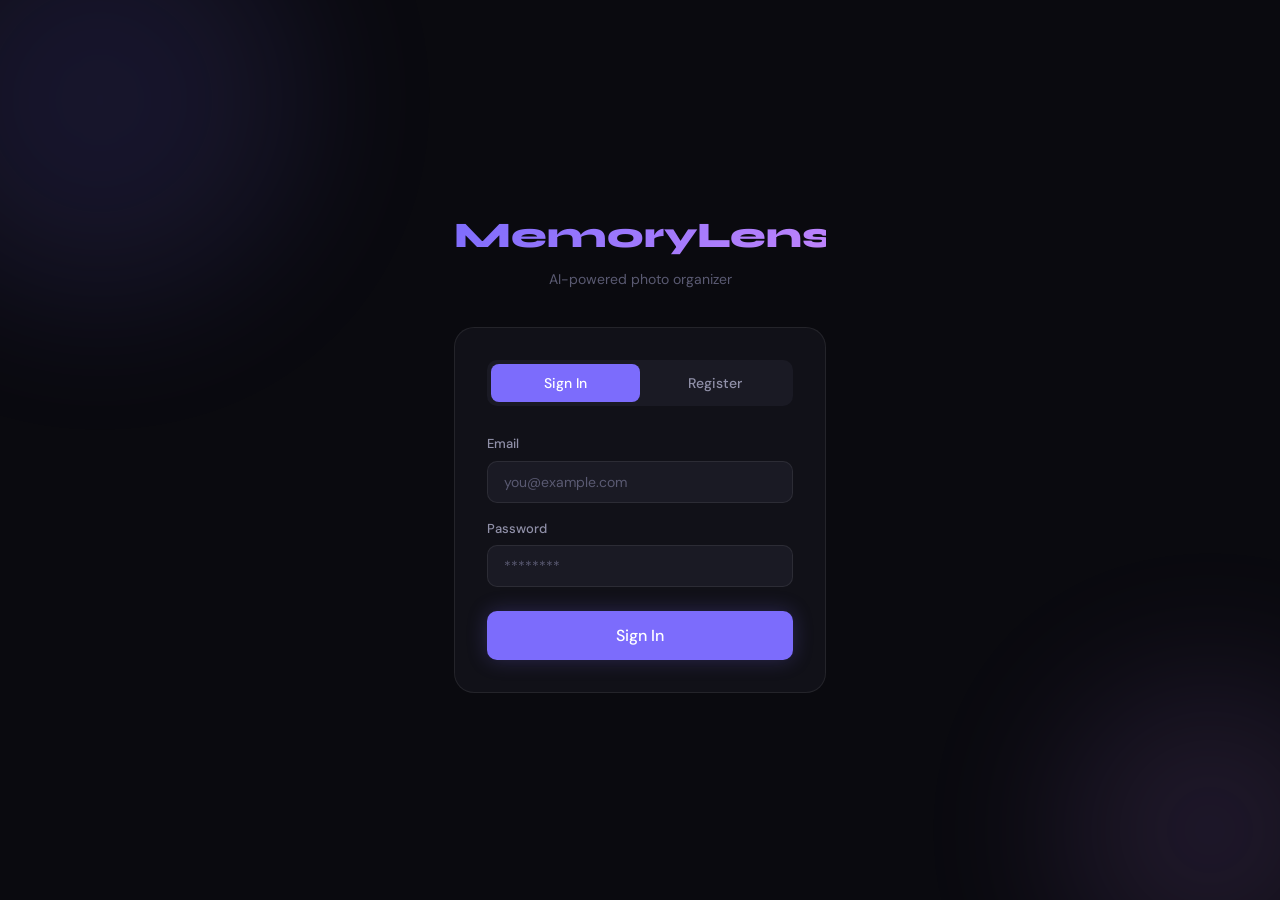
<file: frontend/index.html>
<!DOCTYPE html>
<html lang="en">
<head>
  <meta charset="UTF-8"/>
  <meta name="viewport" content="width=device-width, initial-scale=1.0"/>
  <title>MemoryLens - Sign In</title>
  <link rel="stylesheet" href="css/main.css"/>
  <style>
    body { display: flex; align-items: center; justify-content: center; min-height: 100vh; }

    .auth-wrap {
      width: 100%; max-width: 420px; padding: 24px;
    }

    .auth-logo {
      text-align: center; margin-bottom: 36px;
    }
    .auth-logo h1 {
      font-family: var(--font-head); font-size: 36px; font-weight: 800;
      background: linear-gradient(135deg, var(--accent), var(--accent2));
      -webkit-background-clip: text; -webkit-text-fill-color: transparent;
    }
    .auth-logo p { color: var(--text3); font-size: 14px; margin-top: 4px; }

    .auth-box {
      background: var(--bg2); border: 1px solid var(--border);
      border-radius: 20px; padding: 32px;
    }

    .tab-row {
      display: flex; background: var(--bg3);
      border-radius: 10px; padding: 4px; margin-bottom: 28px;
    }
    .tab {
      flex: 1; text-align: center; padding: 8px;
      border-radius: 8px; cursor: pointer;
      font-size: 14px; font-weight: 500; color: var(--text2);
      transition: all 0.2s;
    }
    .tab.active { background: var(--accent); color: white; }

    .form-section { display: none; }
    .form-section.active { display: block; }

    .btn-full { width: 100%; justify-content: center; margin-top: 8px; }

    .bg-orbs {
      position: fixed; inset: 0; pointer-events: none; z-index: -1; overflow: hidden;
    }
    .orb {
      position: absolute; border-radius: 50%;
      filter: blur(80px); opacity: 0.12;
    }
    .orb1 { width: 400px; height: 400px; background: var(--accent); top: -100px; left: -100px; }
    .orb2 { width: 300px; height: 300px; background: var(--accent2); bottom: -80px; right: -80px; }
  </style>
</head>
<body>
  <div class="bg-orbs">
    <div class="orb orb1"></div>
    <div class="orb orb2"></div>
  </div>

  <div class="auth-wrap">
    <div class="auth-logo">
      <h1>MemoryLens</h1>
      <p>AI-powered photo organizer</p>
    </div>

    <div class="auth-box">
      <div class="tab-row">
        <div class="tab active" onclick="switchTab('login')">Sign In</div>
        <div class="tab" onclick="switchTab('register')">Register</div>
      </div>

      <div class="form-section active" id="login-form">
        <div class="input-group">
          <label class="input-label">Email</label>
          <input class="input" type="email" id="login-email" placeholder="you@example.com"/>
        </div>
        <div class="input-group">
          <label class="input-label">Password</label>
          <input class="input" type="password" id="login-password" placeholder="********"/>
        </div>
        <button class="btn btn-primary btn-full btn-lg" onclick="handleLogin()">
          <span id="login-btn-text">Sign In</span>
        </button>
      </div>

      <div class="form-section" id="register-form">
        <div class="input-group">
          <label class="input-label">Full Name</label>
          <input class="input" type="text" id="reg-name" placeholder="Your Name"/>
        </div>
        <div class="input-group">
          <label class="input-label">Email</label>
          <input class="input" type="email" id="reg-email" placeholder="you@example.com"/>
        </div>
        <div class="input-group">
          <label class="input-label">Password</label>
          <input class="input" type="password" id="reg-password" placeholder="8+ chars, mixed case, number"/>
        </div>
        <button class="btn btn-primary btn-full btn-lg" onclick="handleRegister()">
          <span id="reg-btn-text">Create Account</span>
        </button>
      </div>
    </div>
  </div>

  <div class="toast-container"></div>
  <script src="js/api.js"></script>
  <script src="js/auth.js"></script>
</body>
</html>
</file>
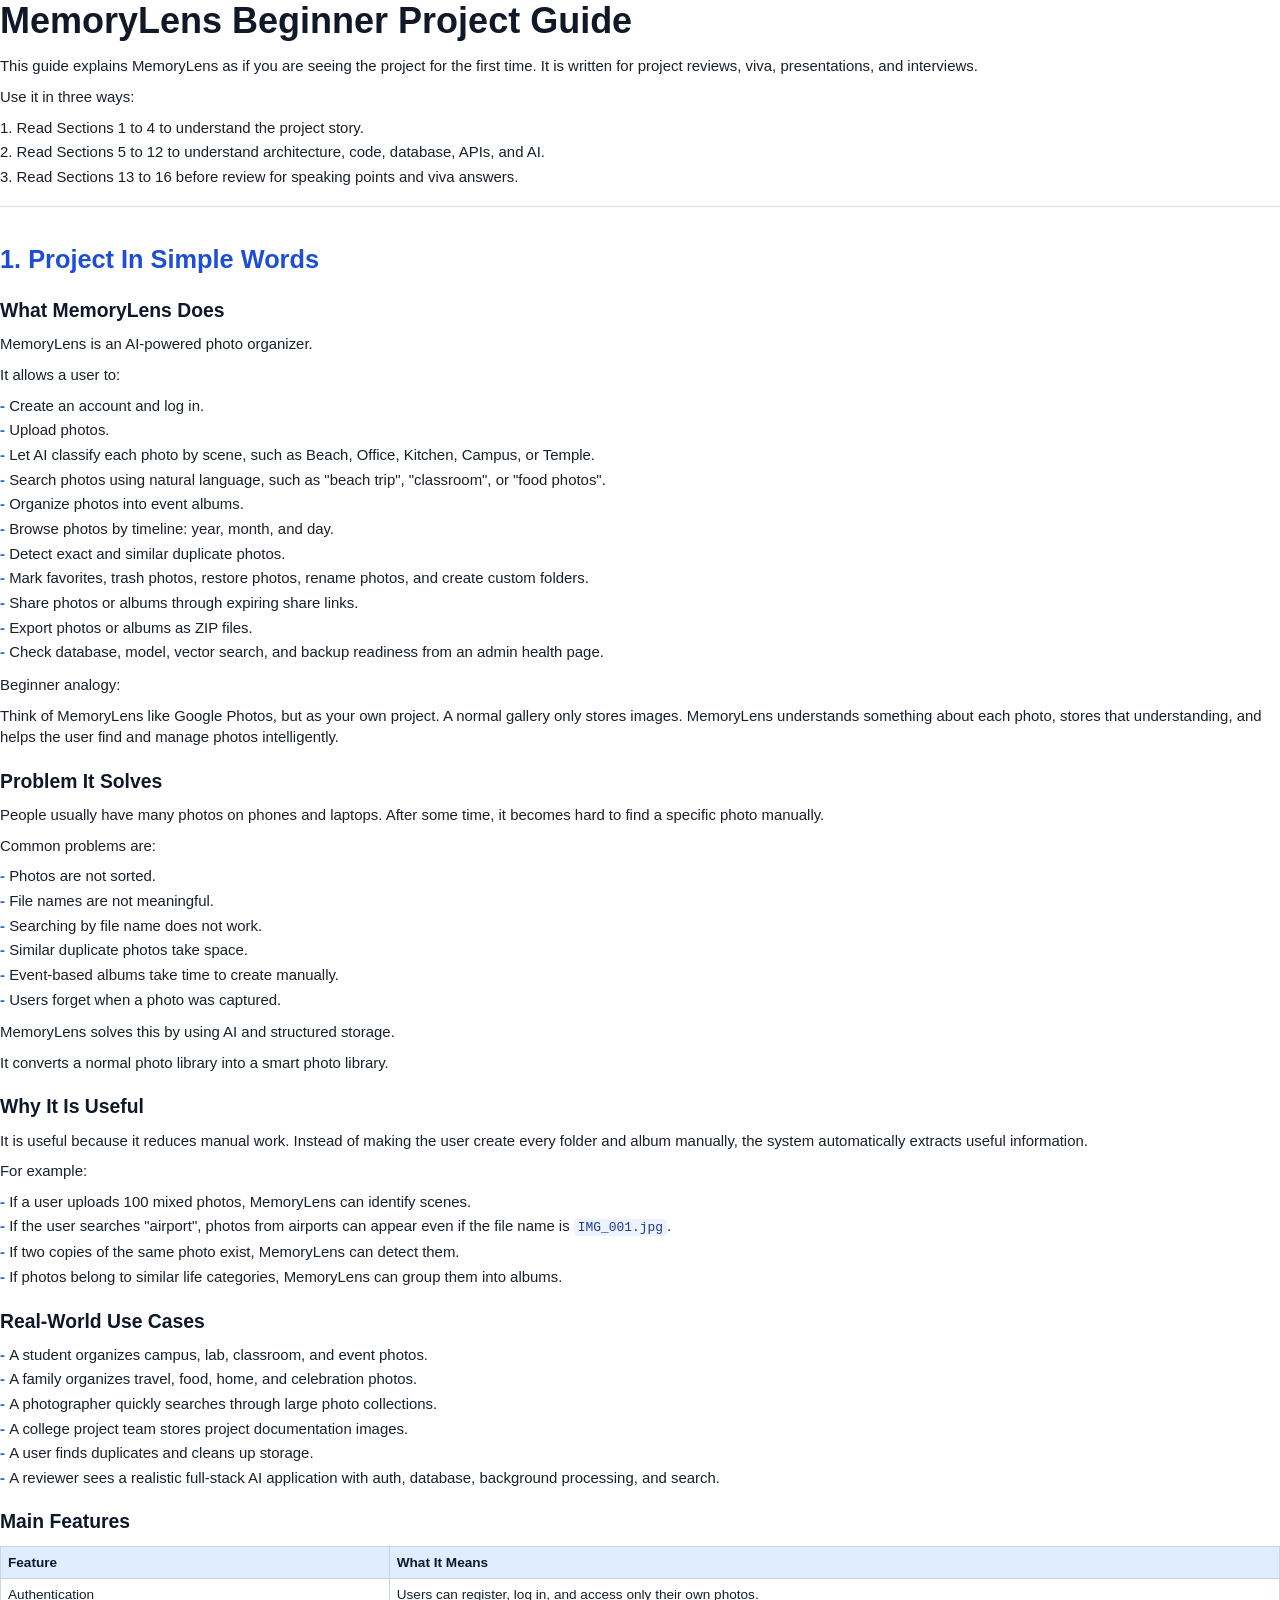
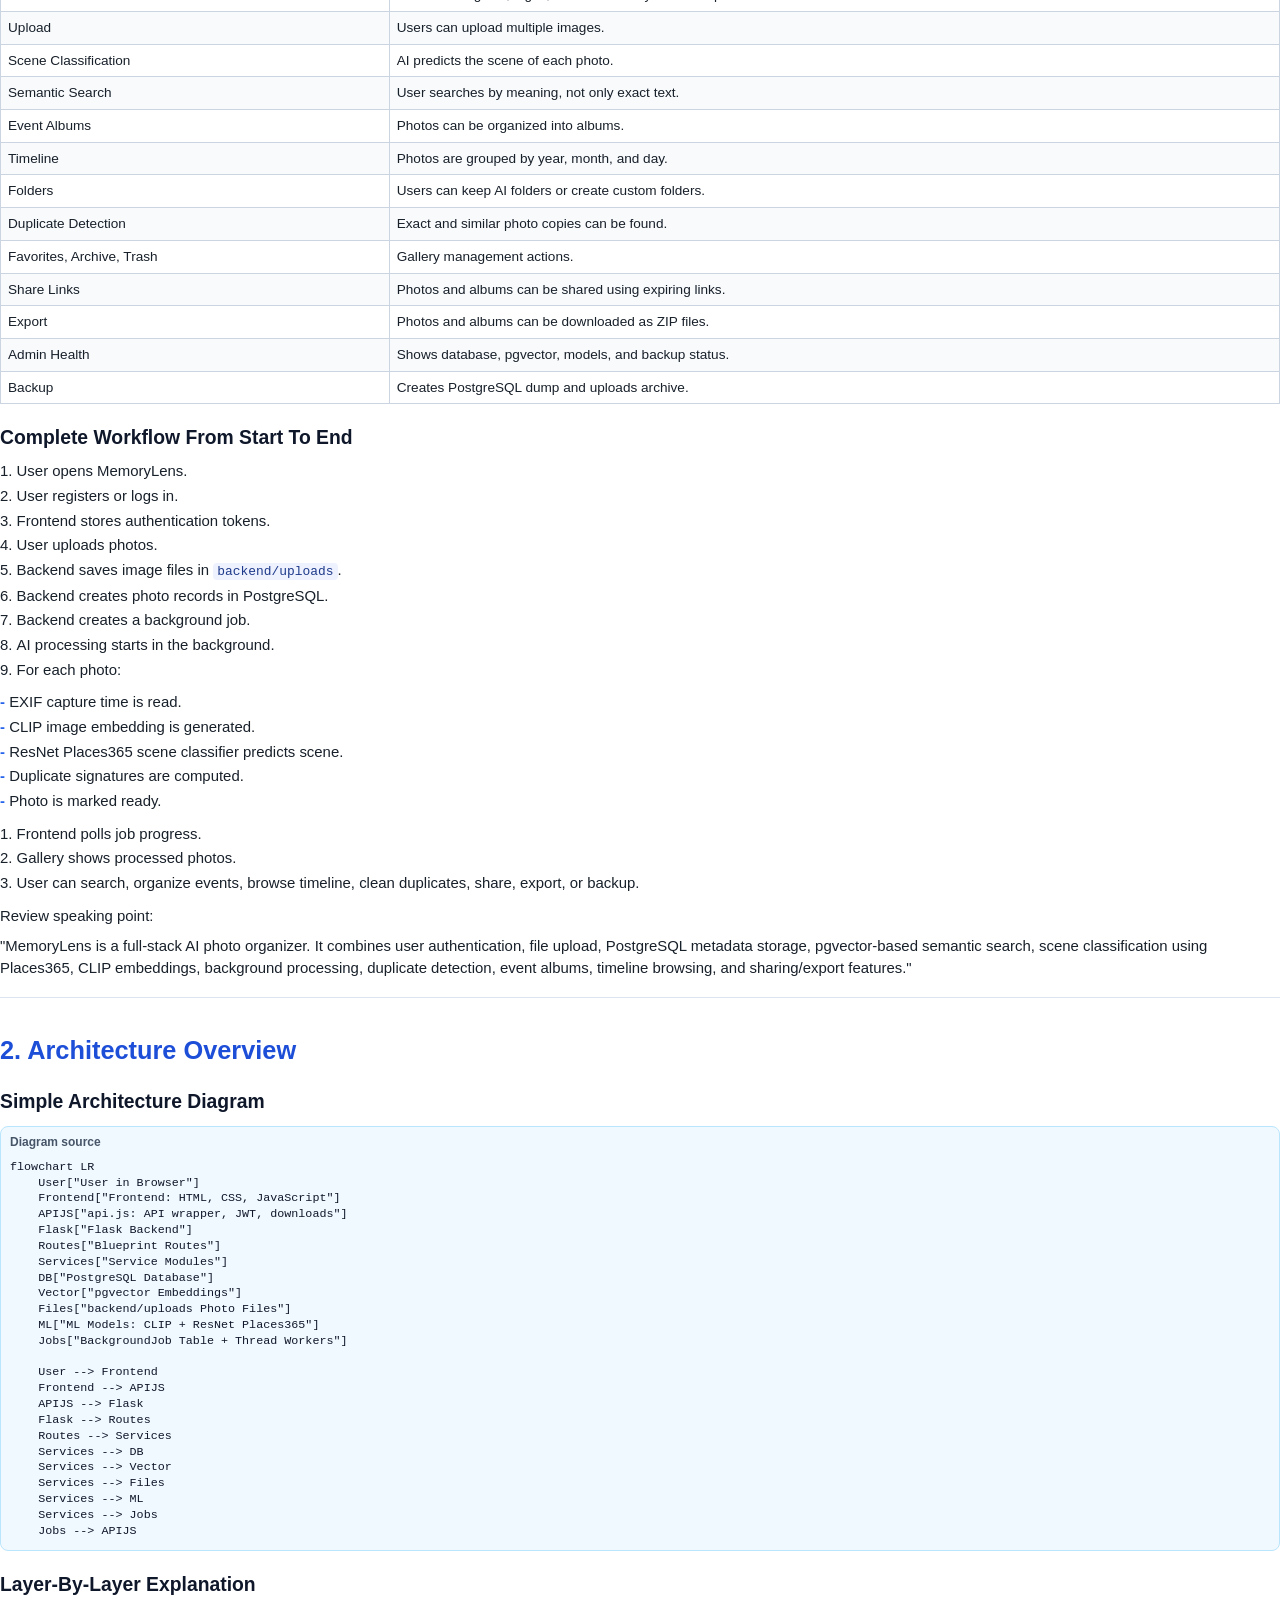
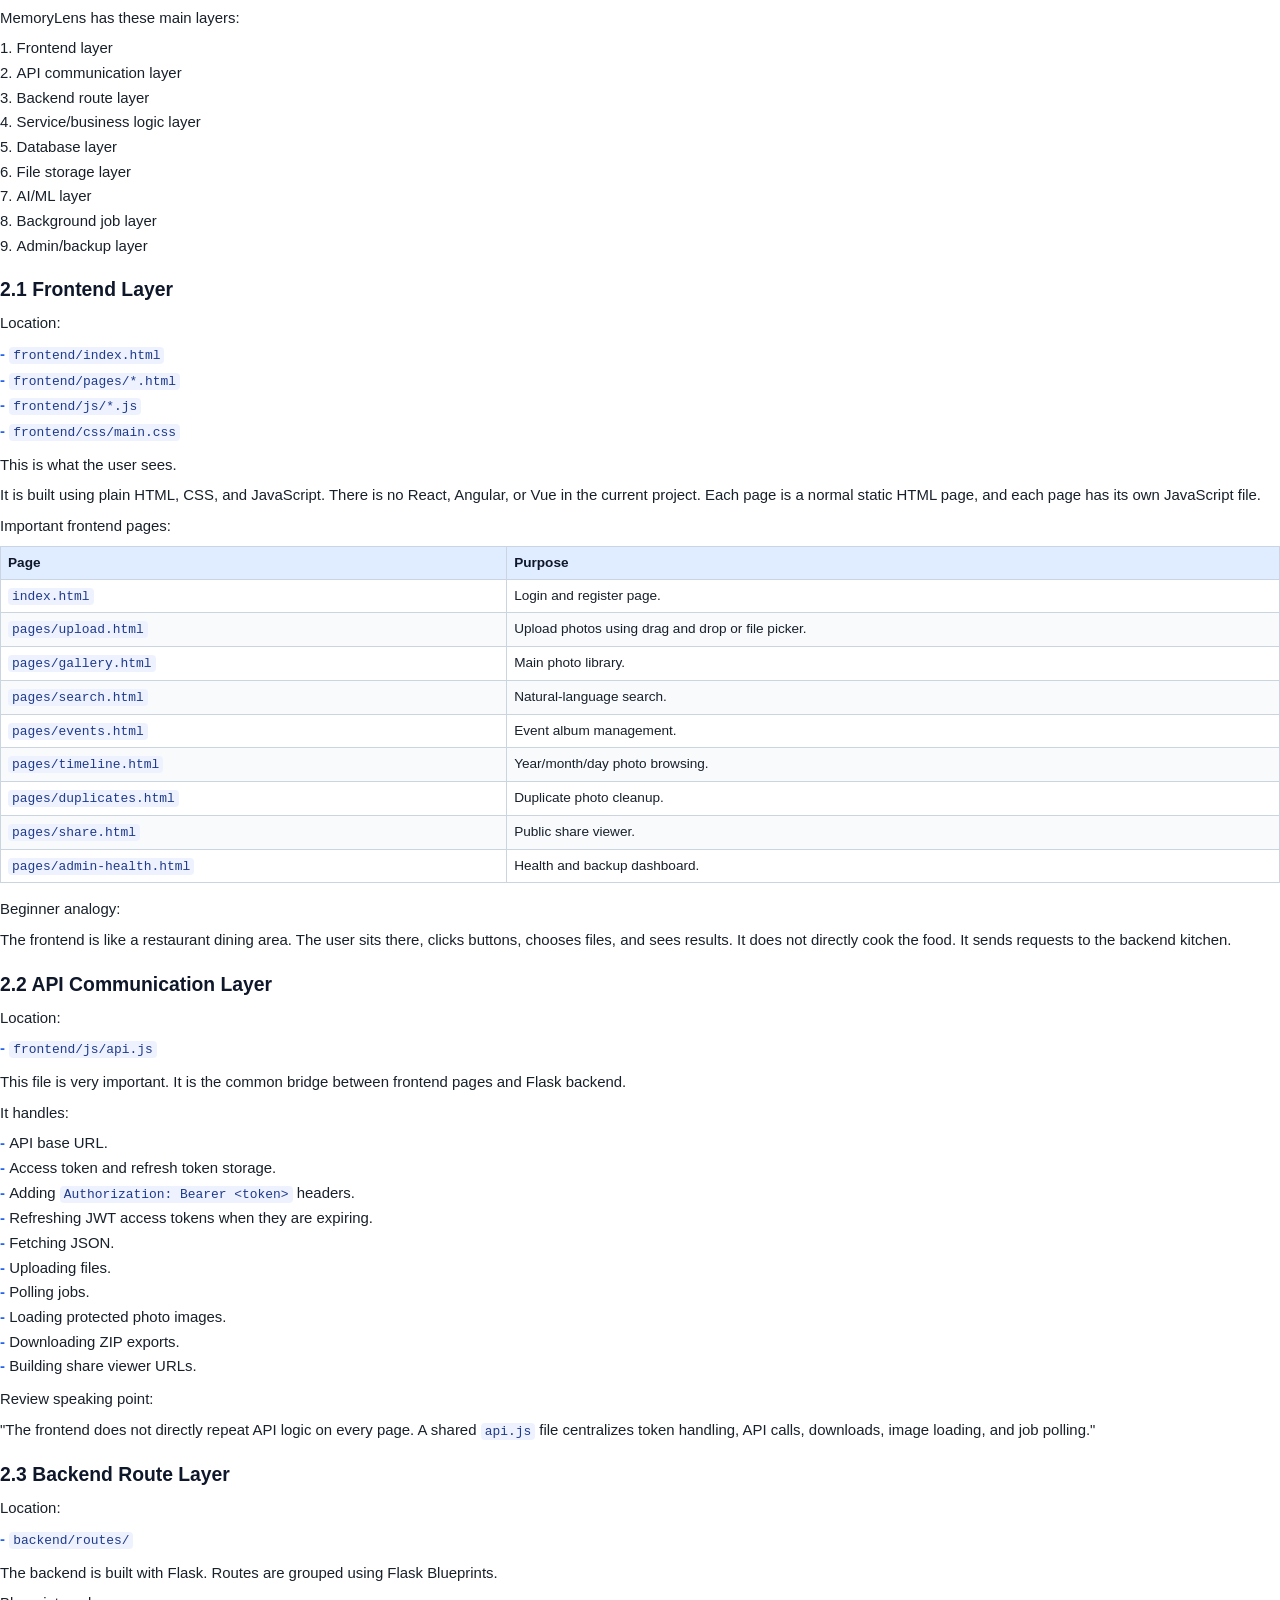
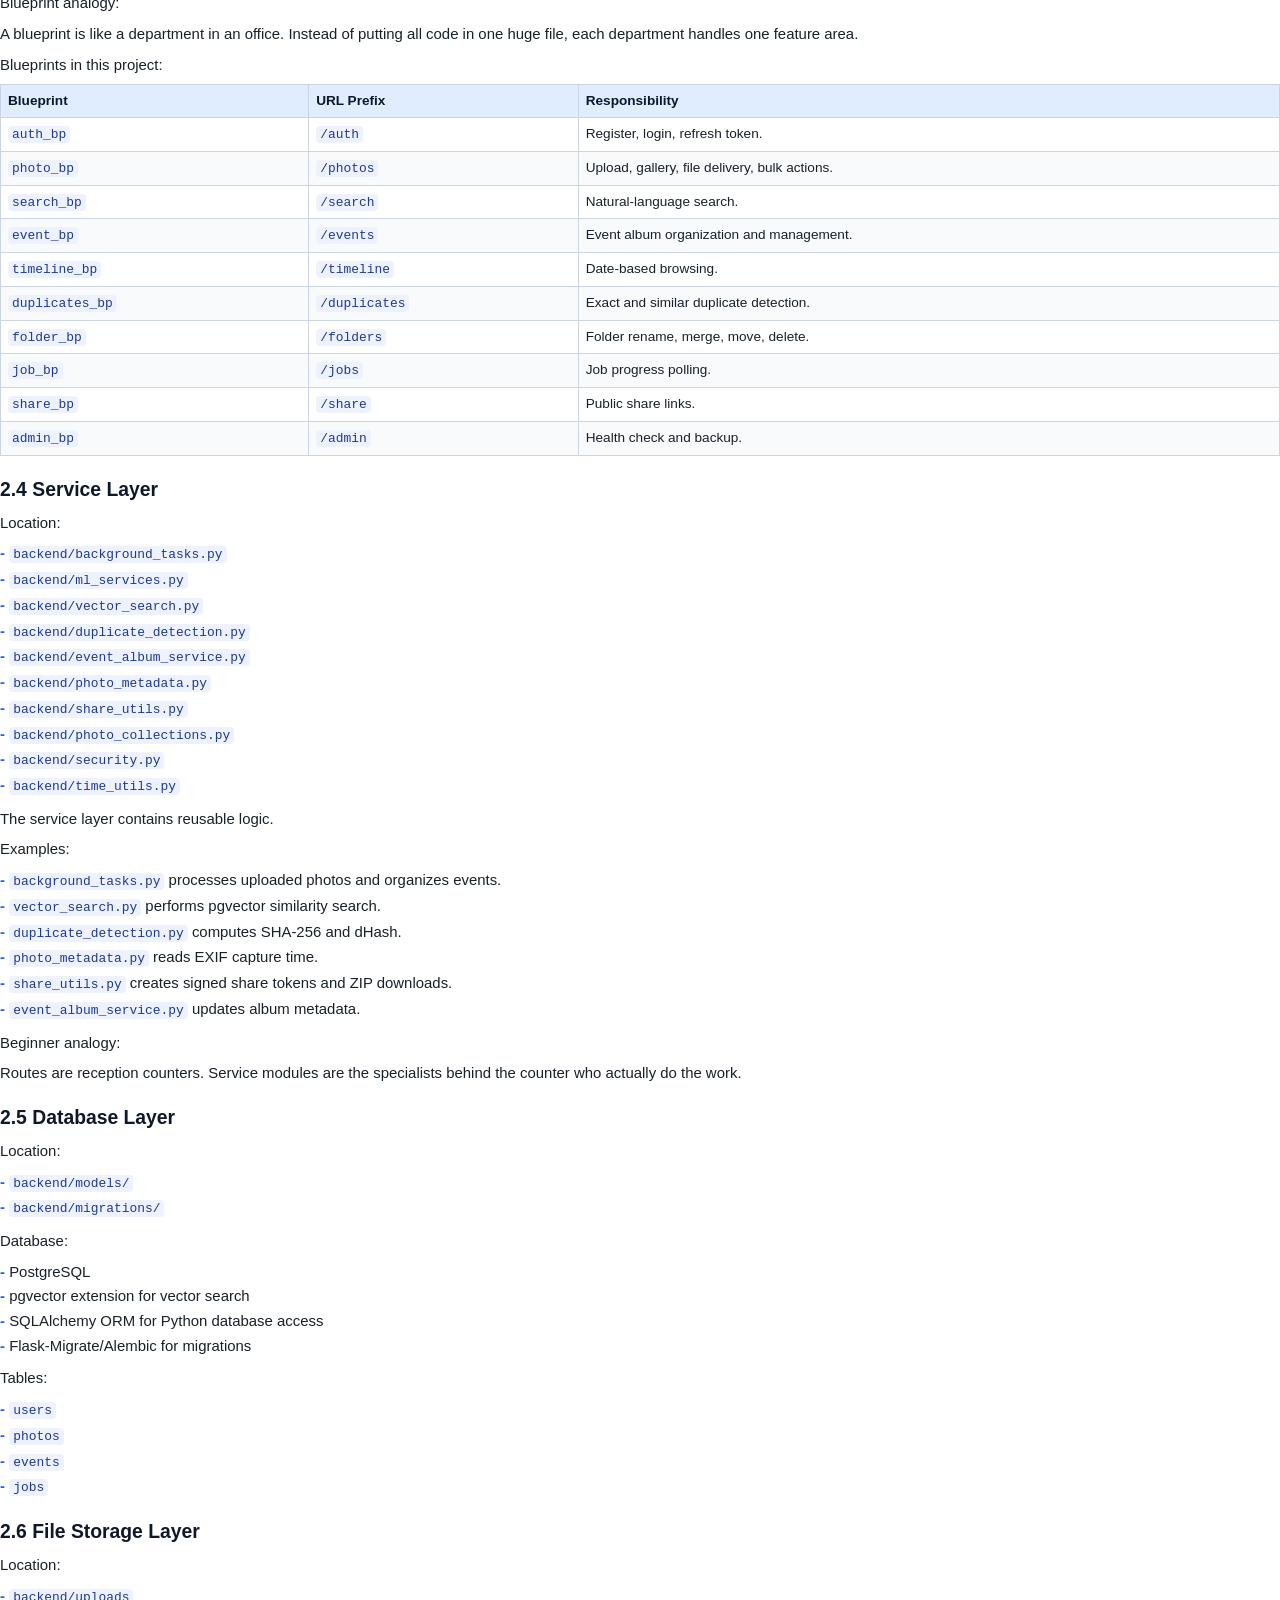
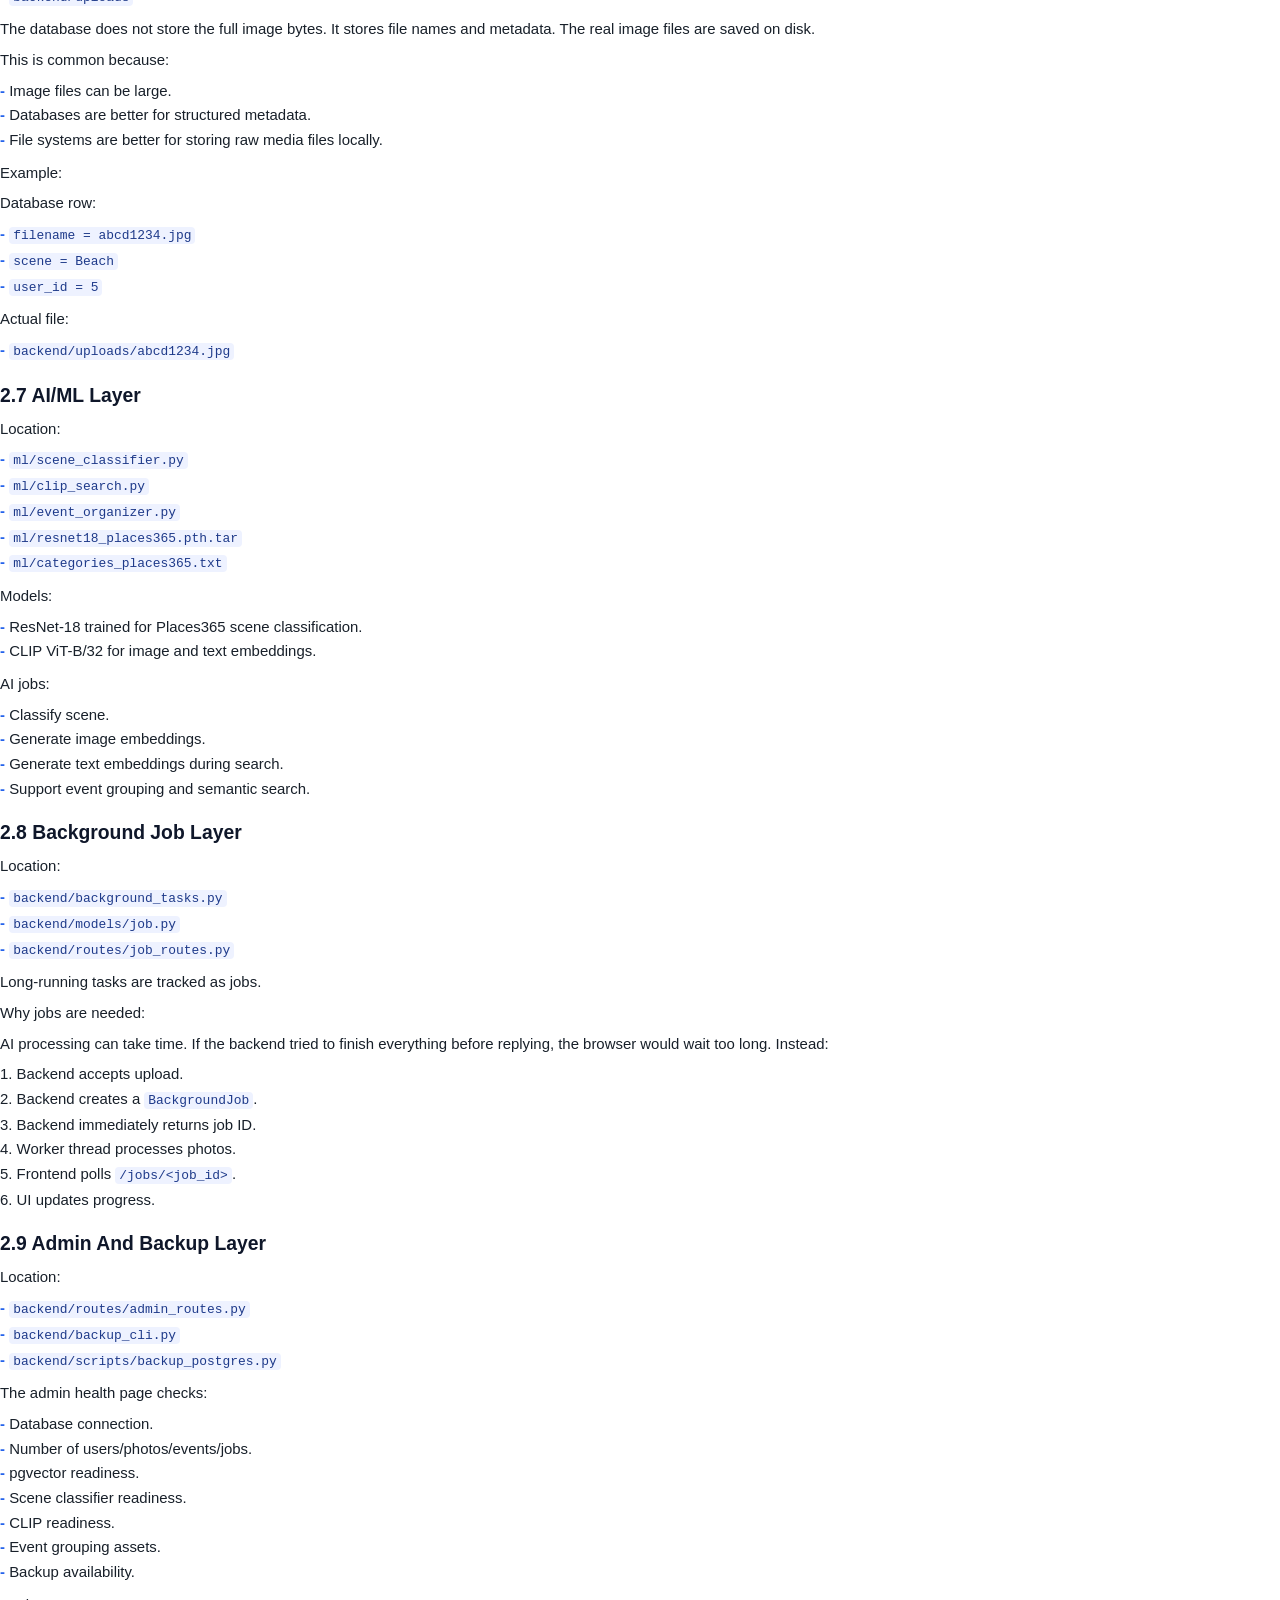
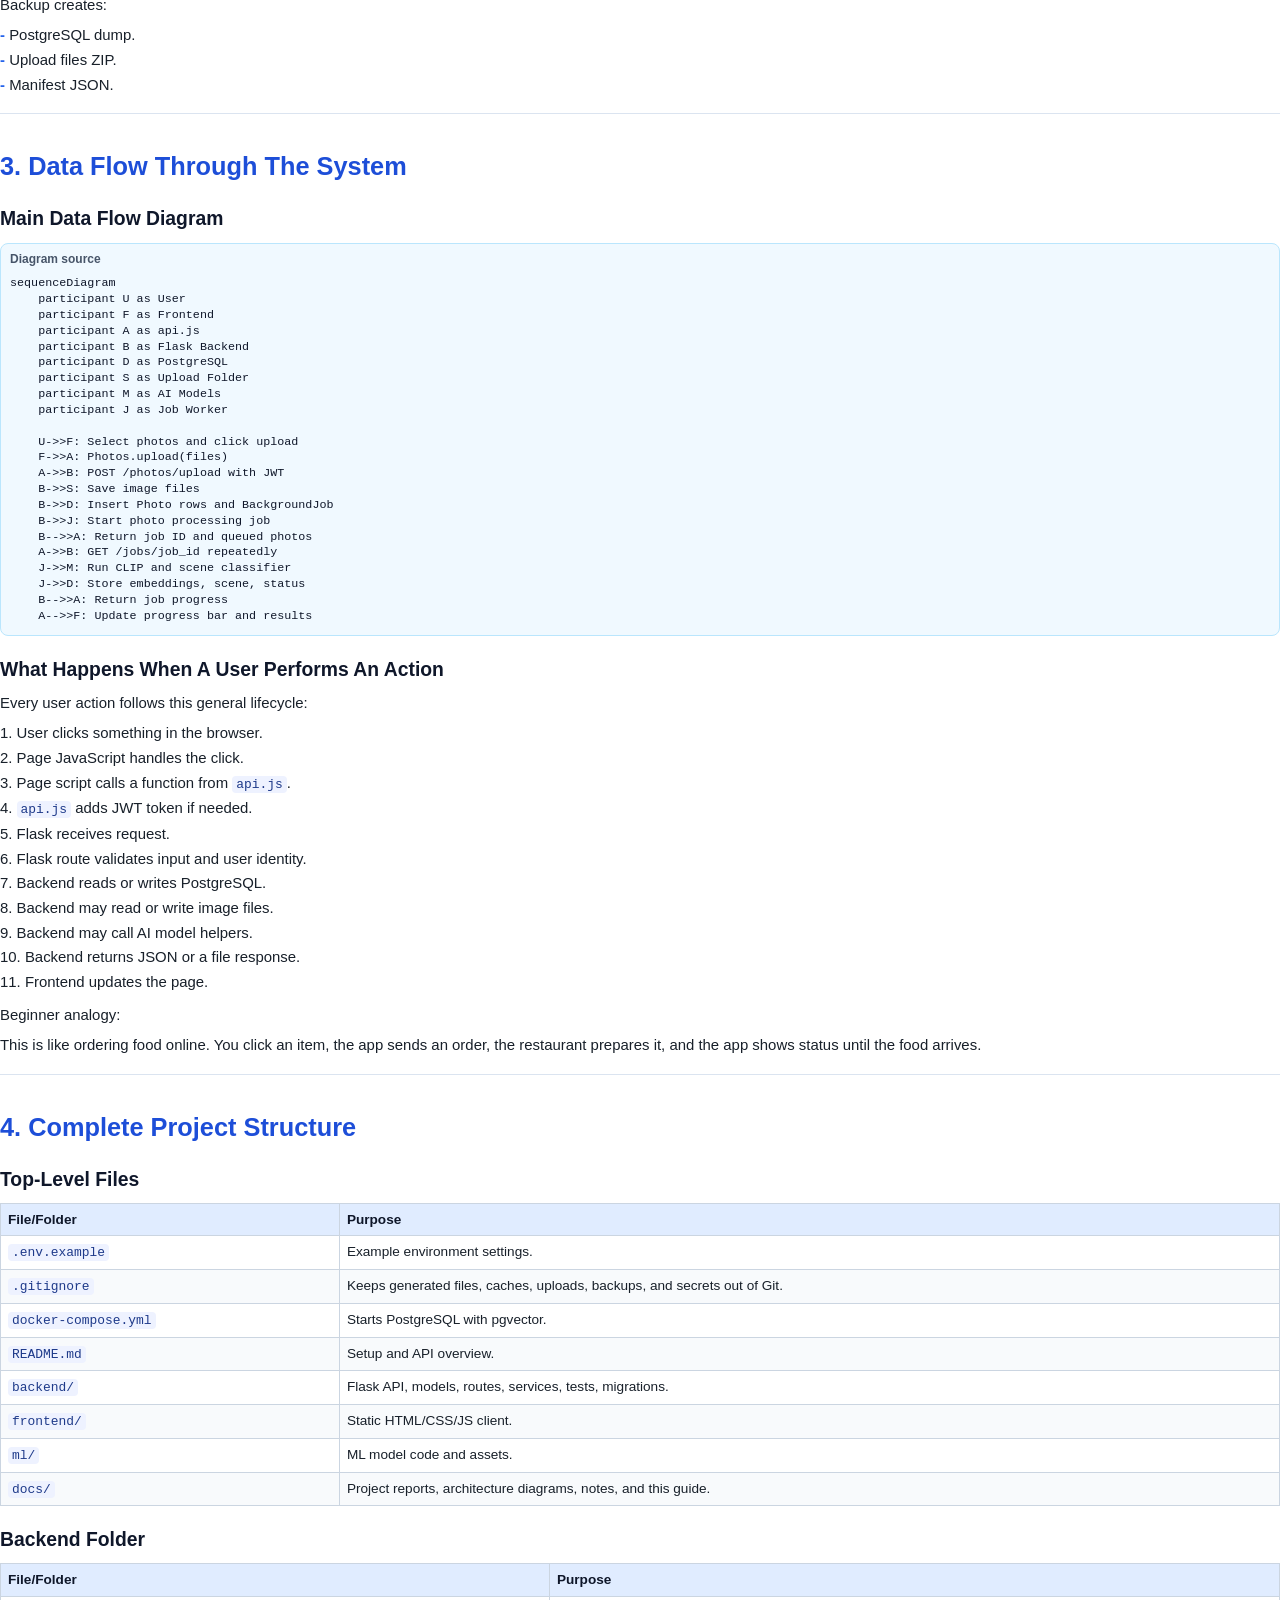
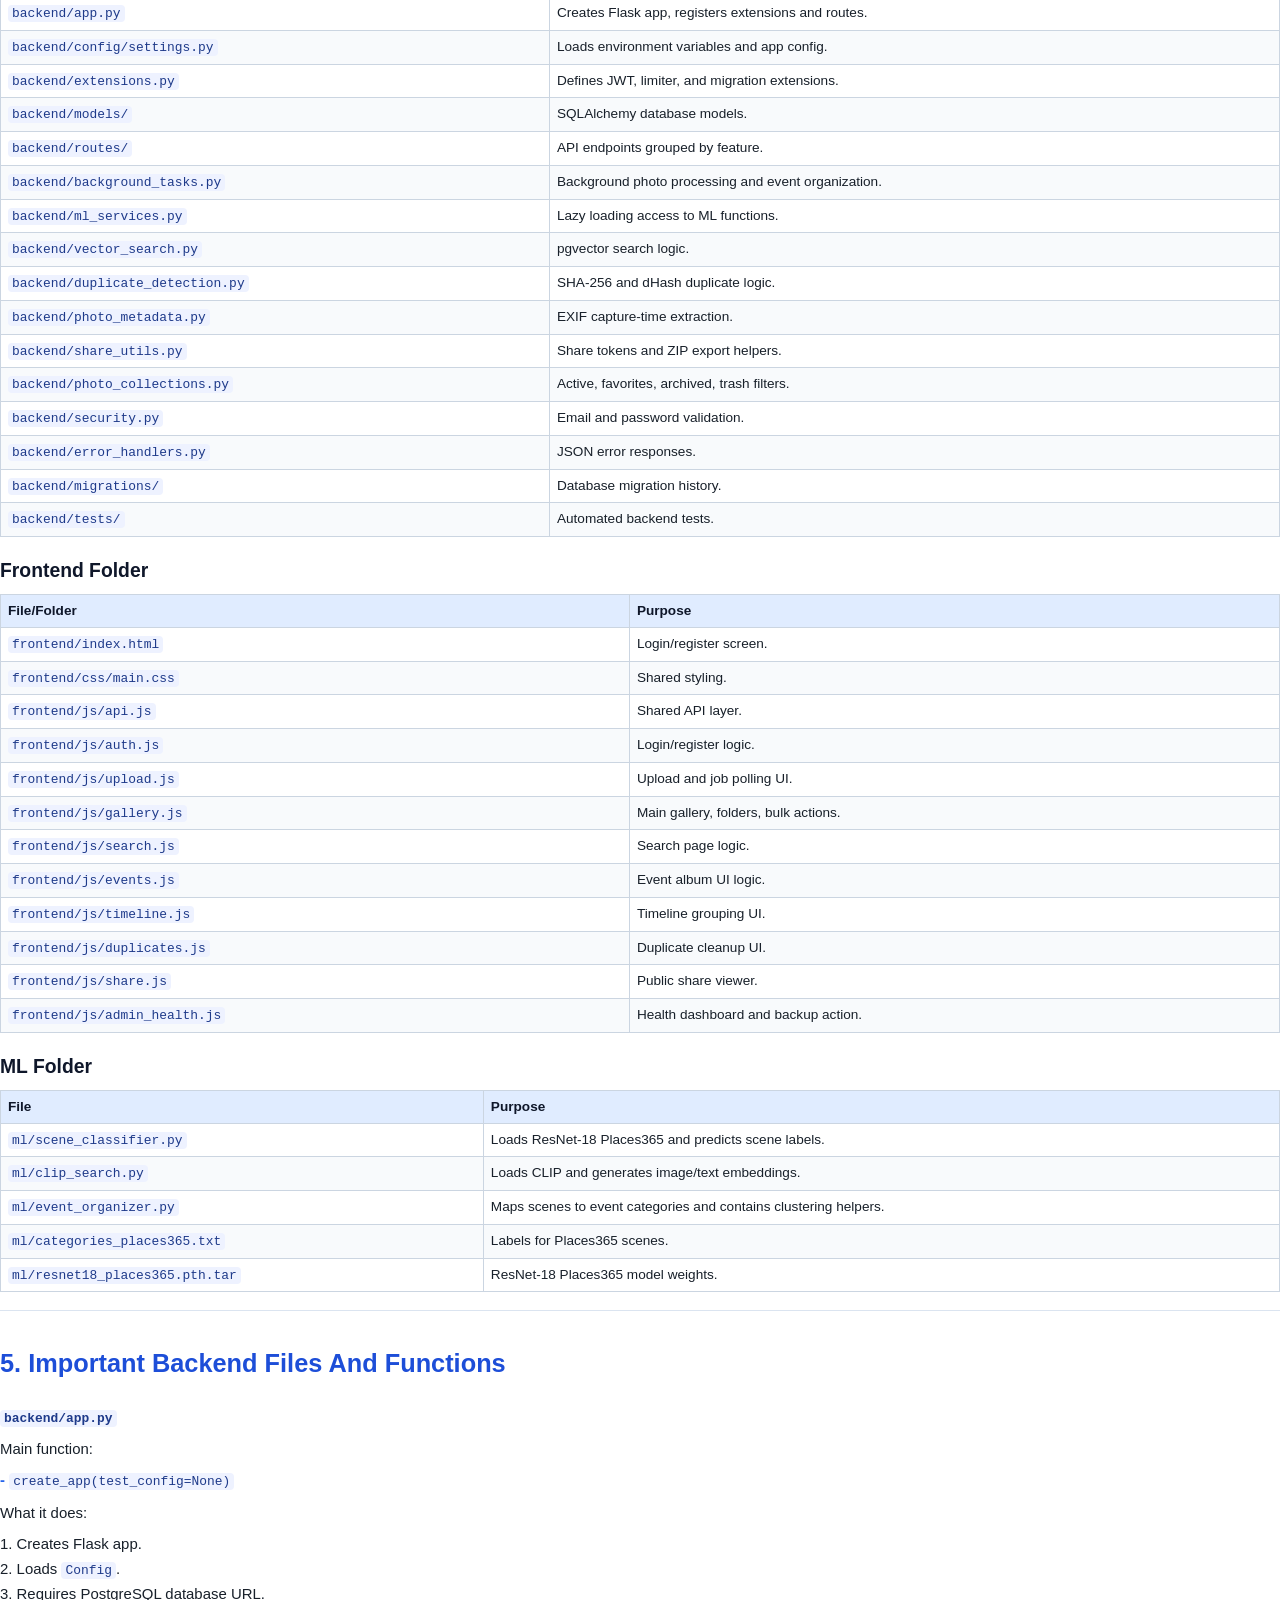
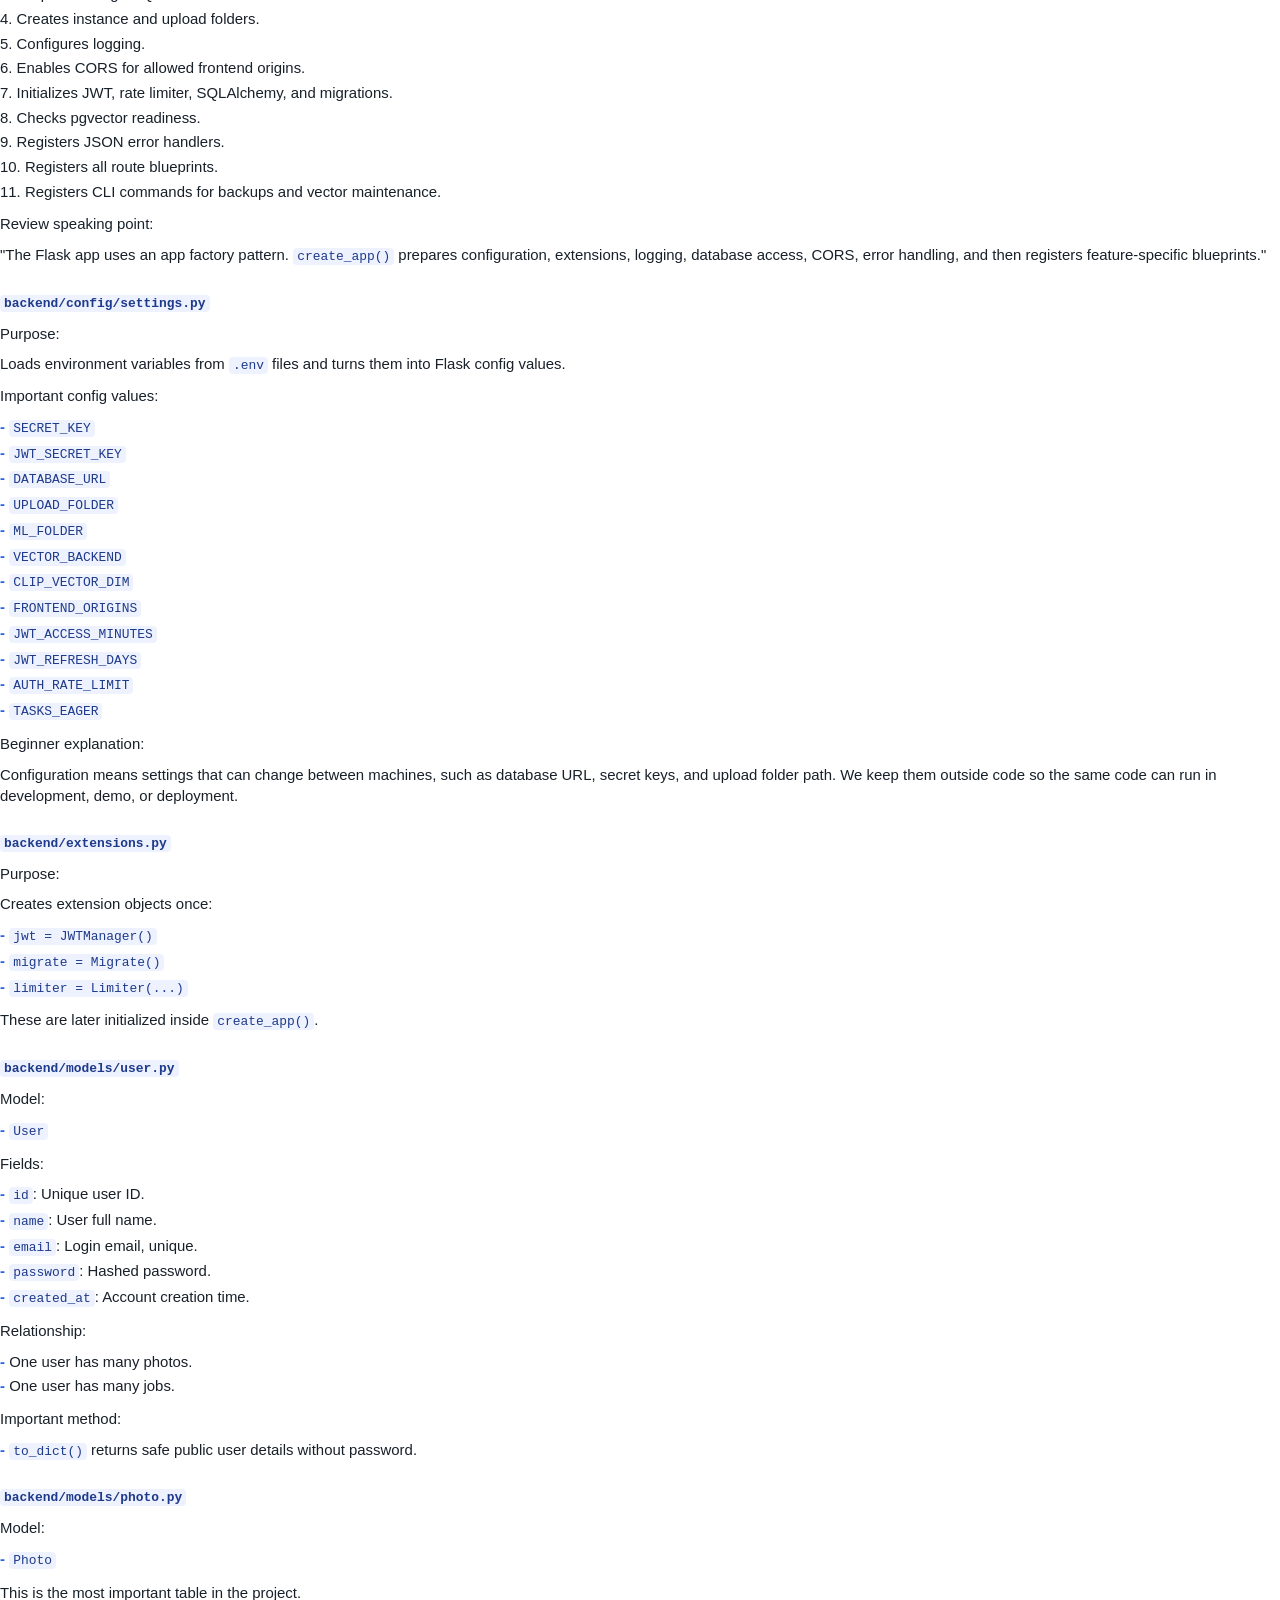
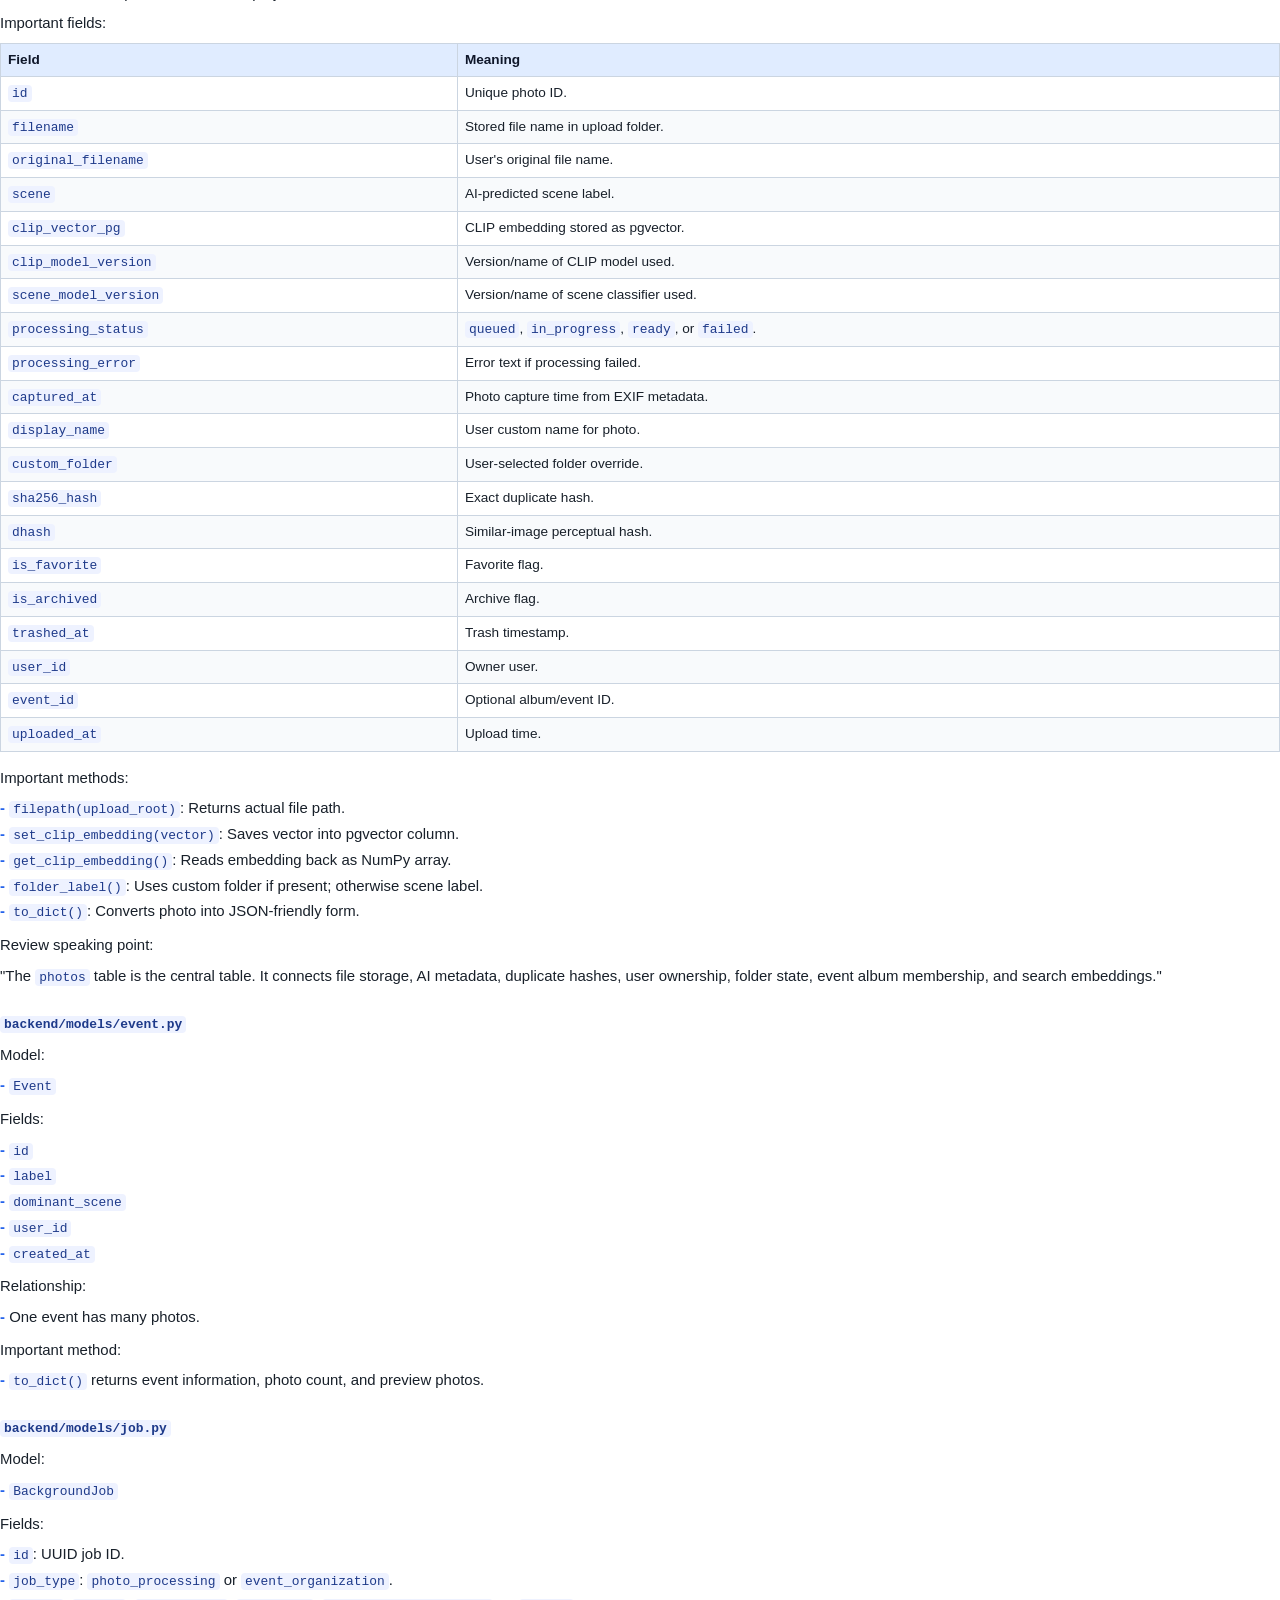
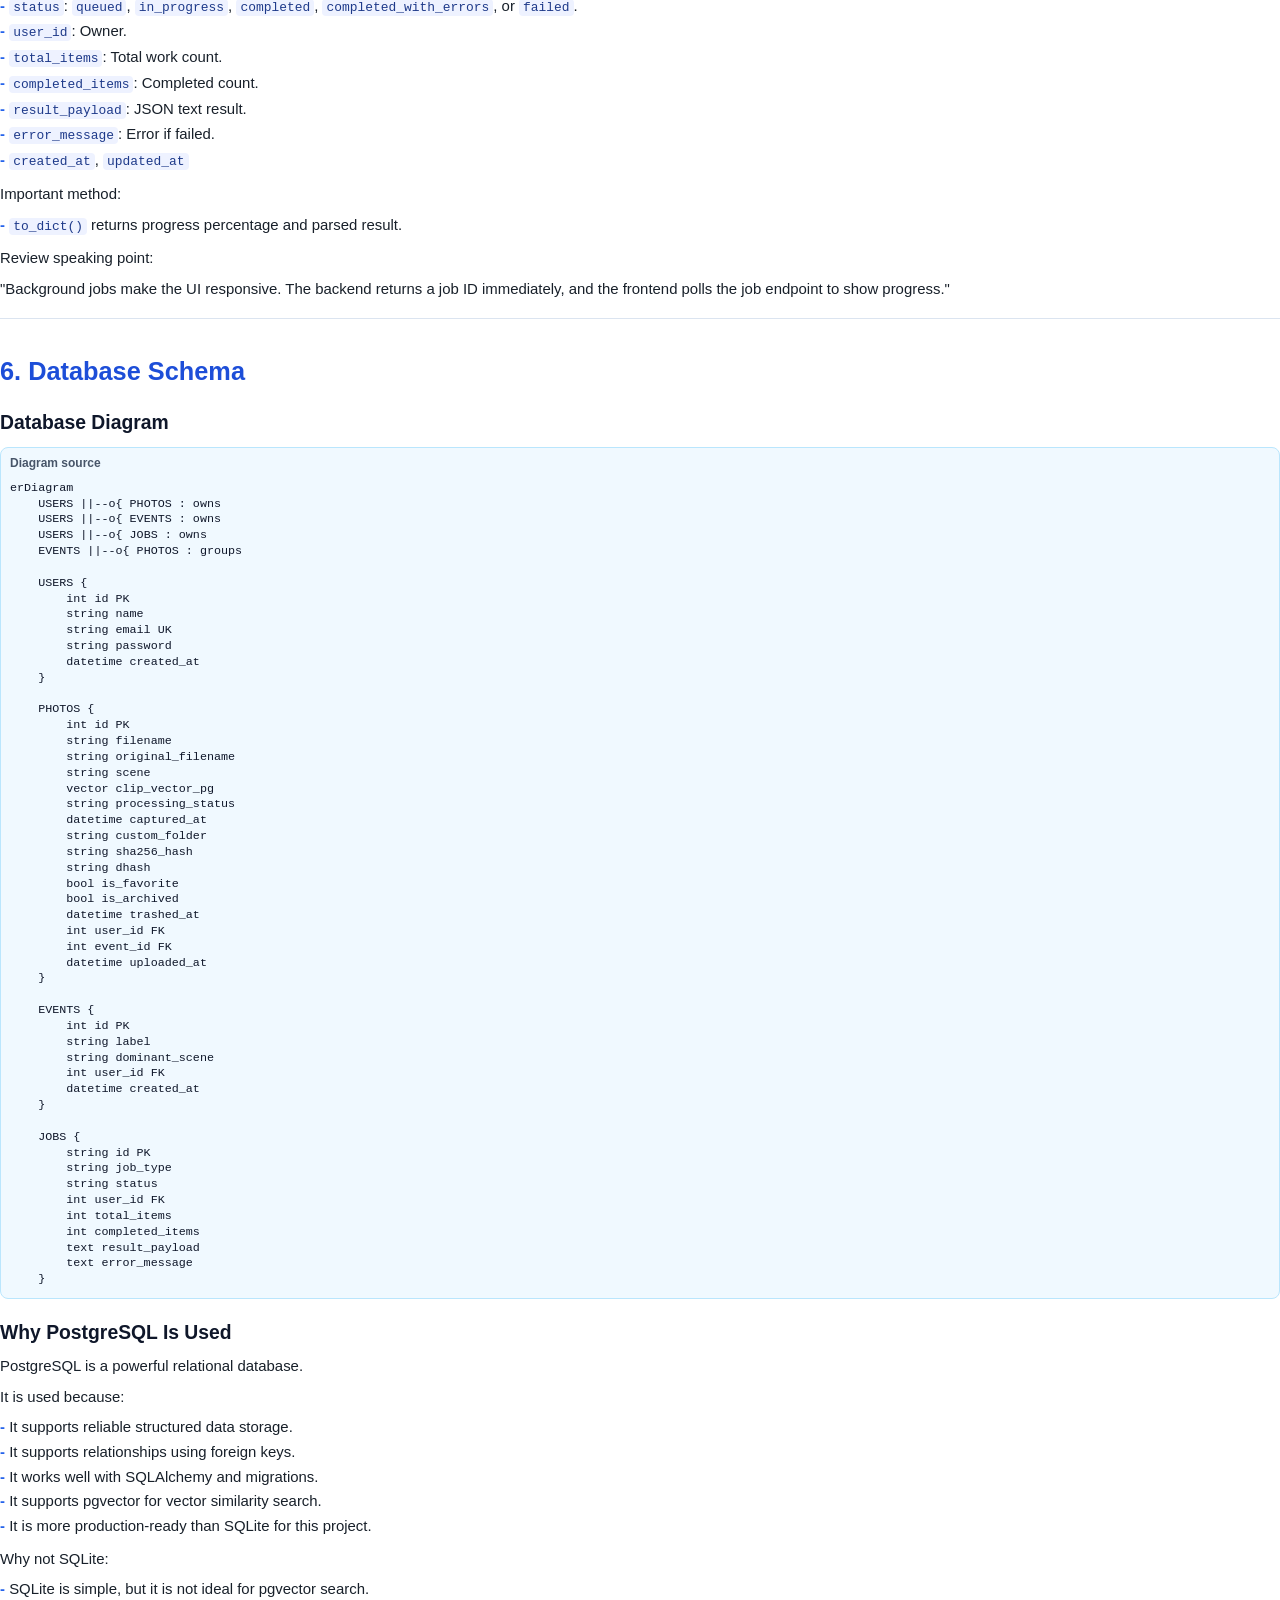
<file: docs/MemoryLens_Beginner_Project_Guide_Clean.html>
<!doctype html>
<html lang="en">
<head>
  <meta charset="utf-8">
  <title>MemoryLens Beginner Project Guide</title>
  <style>
    @page {
      size: A4;
      margin: 18mm 16mm 20mm 16mm;
    }
    * {
      box-sizing: border-box;
    }
    body {
      font-family: Arial, Helvetica, sans-serif;
      color: #18202a;
      line-height: 1.45;
      font-size: 11.2pt;
      margin: 0;
      background: #ffffff;
    }
    h1 {
      font-size: 27pt;
      line-height: 1.15;
      margin: 0 0 14px;
      color: #111827;
      page-break-after: avoid;
    }
    h2 {
      font-size: 19pt;
      margin: 30px 0 10px;
      padding-top: 4px;
      color: #1d4ed8;
      page-break-after: avoid;
    }
    h3 {
      font-size: 14.5pt;
      margin: 20px 0 8px;
      color: #0f172a;
      page-break-after: avoid;
    }
    h4 {
      font-size: 12.5pt;
      margin: 15px 0 6px;
      color: #334155;
      page-break-after: avoid;
    }
    p {
      margin: 0 0 9px;
    }
    ul, ol {
      margin: 4px 0 11px 0;
      padding-left: 0;
    }
    ul {
      list-style: none;
    }
    ul li::before {
      content: "- ";
      font-weight: 700;
      color: #2563eb;
    }
    ol {
      list-style-position: inside;
    }
    li {
      margin: 3px 0;
      page-break-inside: avoid;
    }
    code {
      font-family: Consolas, "Courier New", monospace;
      font-size: 9.7pt;
      background: #eef2ff;
      color: #1e3a8a;
      border-radius: 4px;
      padding: 1px 4px;
    }
    table {
      width: 100%;
      border-collapse: collapse;
      margin: 9px 0 15px;
      page-break-inside: avoid;
      font-size: 10.2pt;
    }
    th {
      background: #e0ecff;
      color: #0f172a;
      text-align: left;
      font-weight: 700;
    }
    th, td {
      border: 1px solid #cbd5e1;
      padding: 6px 7px;
      vertical-align: top;
    }
    tr:nth-child(even) td {
      background: #f8fafc;
    }
    .section-rule {
      height: 1px;
      background: #dbe4f0;
      margin: 18px 0;
      page-break-after: avoid;
    }
    .codebox, .diagram {
      border: 1px solid #cbd5e1;
      border-radius: 8px;
      background: #f8fafc;
      margin: 10px 0 15px;
      page-break-inside: avoid;
      overflow: hidden;
    }
    .diagram {
      background: #f0f9ff;
      border-color: #bae6fd;
    }
    .box-label {
      font-size: 9pt;
      font-weight: 700;
      color: #475569;
      padding: 7px 9px 0;
    }
    pre {
      margin: 0;
      padding: 8px 9px 10px;
      white-space: pre-wrap;
      font-family: Consolas, "Courier New", monospace;
      font-size: 8.8pt;
      line-height: 1.35;
      color: #0f172a;
    }
    strong {
      color: #0f172a;
    }
  </style>
</head>
<body>
<h1>MemoryLens Beginner Project Guide</h1>
<p>This guide explains MemoryLens as if you are seeing the project for the first time. It is written for project reviews, viva, presentations, and interviews.</p>
<p>Use it in three ways:</p>
<ol>
<li>Read Sections 1 to 4 to understand the project story.</li>
<li>Read Sections 5 to 12 to understand architecture, code, database, APIs, and AI.</li>
<li>Read Sections 13 to 16 before review for speaking points and viva answers.</li>
</ol>
<div class="section-rule"></div>
<h2>1. Project In Simple Words</h2>
<h3>What MemoryLens Does</h3>
<p>MemoryLens is an AI-powered photo organizer.</p>
<p>It allows a user to:</p>
<ul>
<li>Create an account and log in.</li>
<li>Upload photos.</li>
<li>Let AI classify each photo by scene, such as Beach, Office, Kitchen, Campus, or Temple.</li>
<li>Search photos using natural language, such as &quot;beach trip&quot;, &quot;classroom&quot;, or &quot;food photos&quot;.</li>
<li>Organize photos into event albums.</li>
<li>Browse photos by timeline: year, month, and day.</li>
<li>Detect exact and similar duplicate photos.</li>
<li>Mark favorites, trash photos, restore photos, rename photos, and create custom folders.</li>
<li>Share photos or albums through expiring share links.</li>
<li>Export photos or albums as ZIP files.</li>
<li>Check database, model, vector search, and backup readiness from an admin health page.</li>
</ul>
<p>Beginner analogy:</p>
<p>Think of MemoryLens like Google Photos, but as your own project. A normal gallery only stores images. MemoryLens understands something about each photo, stores that understanding, and helps the user find and manage photos intelligently.</p>
<h3>Problem It Solves</h3>
<p>People usually have many photos on phones and laptops. After some time, it becomes hard to find a specific photo manually.</p>
<p>Common problems are:</p>
<ul>
<li>Photos are not sorted.</li>
<li>File names are not meaningful.</li>
<li>Searching by file name does not work.</li>
<li>Similar duplicate photos take space.</li>
<li>Event-based albums take time to create manually.</li>
<li>Users forget when a photo was captured.</li>
</ul>
<p>MemoryLens solves this by using AI and structured storage.</p>
<p>It converts a normal photo library into a smart photo library.</p>
<h3>Why It Is Useful</h3>
<p>It is useful because it reduces manual work. Instead of making the user create every folder and album manually, the system automatically extracts useful information.</p>
<p>For example:</p>
<ul>
<li>If a user uploads 100 mixed photos, MemoryLens can identify scenes.</li>
<li>If the user searches &quot;airport&quot;, photos from airports can appear even if the file name is <code>IMG_001.jpg</code>.</li>
<li>If two copies of the same photo exist, MemoryLens can detect them.</li>
<li>If photos belong to similar life categories, MemoryLens can group them into albums.</li>
</ul>
<h3>Real-World Use Cases</h3>
<ul>
<li>A student organizes campus, lab, classroom, and event photos.</li>
<li>A family organizes travel, food, home, and celebration photos.</li>
<li>A photographer quickly searches through large photo collections.</li>
<li>A college project team stores project documentation images.</li>
<li>A user finds duplicates and cleans up storage.</li>
<li>A reviewer sees a realistic full-stack AI application with auth, database, background processing, and search.</li>
</ul>
<h3>Main Features</h3>
<table>
<thead><tr>
<th>Feature</th>
<th>What It Means</th>
</tr></thead>
<tbody>
<tr>
<td>Authentication</td>
<td>Users can register, log in, and access only their own photos.</td>
</tr>
<tr>
<td>Upload</td>
<td>Users can upload multiple images.</td>
</tr>
<tr>
<td>Scene Classification</td>
<td>AI predicts the scene of each photo.</td>
</tr>
<tr>
<td>Semantic Search</td>
<td>User searches by meaning, not only exact text.</td>
</tr>
<tr>
<td>Event Albums</td>
<td>Photos can be organized into albums.</td>
</tr>
<tr>
<td>Timeline</td>
<td>Photos are grouped by year, month, and day.</td>
</tr>
<tr>
<td>Folders</td>
<td>Users can keep AI folders or create custom folders.</td>
</tr>
<tr>
<td>Duplicate Detection</td>
<td>Exact and similar photo copies can be found.</td>
</tr>
<tr>
<td>Favorites, Archive, Trash</td>
<td>Gallery management actions.</td>
</tr>
<tr>
<td>Share Links</td>
<td>Photos and albums can be shared using expiring links.</td>
</tr>
<tr>
<td>Export</td>
<td>Photos and albums can be downloaded as ZIP files.</td>
</tr>
<tr>
<td>Admin Health</td>
<td>Shows database, pgvector, models, and backup status.</td>
</tr>
<tr>
<td>Backup</td>
<td>Creates PostgreSQL dump and uploads archive.</td>
</tr>
</tbody></table>
<h3>Complete Workflow From Start To End</h3>
<ol>
<li>User opens MemoryLens.</li>
<li>User registers or logs in.</li>
<li>Frontend stores authentication tokens.</li>
<li>User uploads photos.</li>
<li>Backend saves image files in <code>backend/uploads</code>.</li>
<li>Backend creates photo records in PostgreSQL.</li>
<li>Backend creates a background job.</li>
<li>AI processing starts in the background.</li>
<li>For each photo:</li>
</ol>
<ul>
<li>EXIF capture time is read.</li>
<li>CLIP image embedding is generated.</li>
<li>ResNet Places365 scene classifier predicts scene.</li>
<li>Duplicate signatures are computed.</li>
<li>Photo is marked ready.</li>
</ul>
<ol>
<li>Frontend polls job progress.</li>
<li>Gallery shows processed photos.</li>
<li>User can search, organize events, browse timeline, clean duplicates, share, export, or backup.</li>
</ol>
<p>Review speaking point:</p>
<p>&quot;MemoryLens is a full-stack AI photo organizer. It combines user authentication, file upload, PostgreSQL metadata storage, pgvector-based semantic search, scene classification using Places365, CLIP embeddings, background processing, duplicate detection, event albums, timeline browsing, and sharing/export features.&quot;</p>
<div class="section-rule"></div>
<h2>2. Architecture Overview</h2>
<h3>Simple Architecture Diagram</h3>
<div class="diagram"><div class="box-label">Diagram source</div><pre>flowchart LR
    User[&quot;User in Browser&quot;]
    Frontend[&quot;Frontend: HTML, CSS, JavaScript&quot;]
    APIJS[&quot;api.js: API wrapper, JWT, downloads&quot;]
    Flask[&quot;Flask Backend&quot;]
    Routes[&quot;Blueprint Routes&quot;]
    Services[&quot;Service Modules&quot;]
    DB[&quot;PostgreSQL Database&quot;]
    Vector[&quot;pgvector Embeddings&quot;]
    Files[&quot;backend/uploads Photo Files&quot;]
    ML[&quot;ML Models: CLIP + ResNet Places365&quot;]
    Jobs[&quot;BackgroundJob Table + Thread Workers&quot;]

    User --&gt; Frontend
    Frontend --&gt; APIJS
    APIJS --&gt; Flask
    Flask --&gt; Routes
    Routes --&gt; Services
    Services --&gt; DB
    Services --&gt; Vector
    Services --&gt; Files
    Services --&gt; ML
    Services --&gt; Jobs
    Jobs --&gt; APIJS</pre></div>
<h3>Layer-By-Layer Explanation</h3>
<p>MemoryLens has these main layers:</p>
<ol>
<li>Frontend layer</li>
<li>API communication layer</li>
<li>Backend route layer</li>
<li>Service/business logic layer</li>
<li>Database layer</li>
<li>File storage layer</li>
<li>AI/ML layer</li>
<li>Background job layer</li>
<li>Admin/backup layer</li>
</ol>
<h3>2.1 Frontend Layer</h3>
<p>Location:</p>
<ul>
<li><code>frontend/index.html</code></li>
<li><code>frontend/pages/*.html</code></li>
<li><code>frontend/js/*.js</code></li>
<li><code>frontend/css/main.css</code></li>
</ul>
<p>This is what the user sees.</p>
<p>It is built using plain HTML, CSS, and JavaScript. There is no React, Angular, or Vue in the current project. Each page is a normal static HTML page, and each page has its own JavaScript file.</p>
<p>Important frontend pages:</p>
<table>
<thead><tr>
<th>Page</th>
<th>Purpose</th>
</tr></thead>
<tbody>
<tr>
<td><code>index.html</code></td>
<td>Login and register page.</td>
</tr>
<tr>
<td><code>pages/upload.html</code></td>
<td>Upload photos using drag and drop or file picker.</td>
</tr>
<tr>
<td><code>pages/gallery.html</code></td>
<td>Main photo library.</td>
</tr>
<tr>
<td><code>pages/search.html</code></td>
<td>Natural-language search.</td>
</tr>
<tr>
<td><code>pages/events.html</code></td>
<td>Event album management.</td>
</tr>
<tr>
<td><code>pages/timeline.html</code></td>
<td>Year/month/day photo browsing.</td>
</tr>
<tr>
<td><code>pages/duplicates.html</code></td>
<td>Duplicate photo cleanup.</td>
</tr>
<tr>
<td><code>pages/share.html</code></td>
<td>Public share viewer.</td>
</tr>
<tr>
<td><code>pages/admin-health.html</code></td>
<td>Health and backup dashboard.</td>
</tr>
</tbody></table>
<p>Beginner analogy:</p>
<p>The frontend is like a restaurant dining area. The user sits there, clicks buttons, chooses files, and sees results. It does not directly cook the food. It sends requests to the backend kitchen.</p>
<h3>2.2 API Communication Layer</h3>
<p>Location:</p>
<ul>
<li><code>frontend/js/api.js</code></li>
</ul>
<p>This file is very important. It is the common bridge between frontend pages and Flask backend.</p>
<p>It handles:</p>
<ul>
<li>API base URL.</li>
<li>Access token and refresh token storage.</li>
<li>Adding <code>Authorization: Bearer &lt;token&gt;</code> headers.</li>
<li>Refreshing JWT access tokens when they are expiring.</li>
<li>Fetching JSON.</li>
<li>Uploading files.</li>
<li>Polling jobs.</li>
<li>Loading protected photo images.</li>
<li>Downloading ZIP exports.</li>
<li>Building share viewer URLs.</li>
</ul>
<p>Review speaking point:</p>
<p>&quot;The frontend does not directly repeat API logic on every page. A shared <code>api.js</code> file centralizes token handling, API calls, downloads, image loading, and job polling.&quot;</p>
<h3>2.3 Backend Route Layer</h3>
<p>Location:</p>
<ul>
<li><code>backend/routes/</code></li>
</ul>
<p>The backend is built with Flask. Routes are grouped using Flask Blueprints.</p>
<p>Blueprint analogy:</p>
<p>A blueprint is like a department in an office. Instead of putting all code in one huge file, each department handles one feature area.</p>
<p>Blueprints in this project:</p>
<table>
<thead><tr>
<th>Blueprint</th>
<th>URL Prefix</th>
<th>Responsibility</th>
</tr></thead>
<tbody>
<tr>
<td><code>auth_bp</code></td>
<td><code>/auth</code></td>
<td>Register, login, refresh token.</td>
</tr>
<tr>
<td><code>photo_bp</code></td>
<td><code>/photos</code></td>
<td>Upload, gallery, file delivery, bulk actions.</td>
</tr>
<tr>
<td><code>search_bp</code></td>
<td><code>/search</code></td>
<td>Natural-language search.</td>
</tr>
<tr>
<td><code>event_bp</code></td>
<td><code>/events</code></td>
<td>Event album organization and management.</td>
</tr>
<tr>
<td><code>timeline_bp</code></td>
<td><code>/timeline</code></td>
<td>Date-based browsing.</td>
</tr>
<tr>
<td><code>duplicates_bp</code></td>
<td><code>/duplicates</code></td>
<td>Exact and similar duplicate detection.</td>
</tr>
<tr>
<td><code>folder_bp</code></td>
<td><code>/folders</code></td>
<td>Folder rename, merge, move, delete.</td>
</tr>
<tr>
<td><code>job_bp</code></td>
<td><code>/jobs</code></td>
<td>Job progress polling.</td>
</tr>
<tr>
<td><code>share_bp</code></td>
<td><code>/share</code></td>
<td>Public share links.</td>
</tr>
<tr>
<td><code>admin_bp</code></td>
<td><code>/admin</code></td>
<td>Health check and backup.</td>
</tr>
</tbody></table>
<h3>2.4 Service Layer</h3>
<p>Location:</p>
<ul>
<li><code>backend/background_tasks.py</code></li>
<li><code>backend/ml_services.py</code></li>
<li><code>backend/vector_search.py</code></li>
<li><code>backend/duplicate_detection.py</code></li>
<li><code>backend/event_album_service.py</code></li>
<li><code>backend/photo_metadata.py</code></li>
<li><code>backend/share_utils.py</code></li>
<li><code>backend/photo_collections.py</code></li>
<li><code>backend/security.py</code></li>
<li><code>backend/time_utils.py</code></li>
</ul>
<p>The service layer contains reusable logic.</p>
<p>Examples:</p>
<ul>
<li><code>background_tasks.py</code> processes uploaded photos and organizes events.</li>
<li><code>vector_search.py</code> performs pgvector similarity search.</li>
<li><code>duplicate_detection.py</code> computes SHA-256 and dHash.</li>
<li><code>photo_metadata.py</code> reads EXIF capture time.</li>
<li><code>share_utils.py</code> creates signed share tokens and ZIP downloads.</li>
<li><code>event_album_service.py</code> updates album metadata.</li>
</ul>
<p>Beginner analogy:</p>
<p>Routes are reception counters. Service modules are the specialists behind the counter who actually do the work.</p>
<h3>2.5 Database Layer</h3>
<p>Location:</p>
<ul>
<li><code>backend/models/</code></li>
<li><code>backend/migrations/</code></li>
</ul>
<p>Database:</p>
<ul>
<li>PostgreSQL</li>
<li>pgvector extension for vector search</li>
<li>SQLAlchemy ORM for Python database access</li>
<li>Flask-Migrate/Alembic for migrations</li>
</ul>
<p>Tables:</p>
<ul>
<li><code>users</code></li>
<li><code>photos</code></li>
<li><code>events</code></li>
<li><code>jobs</code></li>
</ul>
<h3>2.6 File Storage Layer</h3>
<p>Location:</p>
<ul>
<li><code>backend/uploads</code></li>
</ul>
<p>The database does not store the full image bytes. It stores file names and metadata. The real image files are saved on disk.</p>
<p>This is common because:</p>
<ul>
<li>Image files can be large.</li>
<li>Databases are better for structured metadata.</li>
<li>File systems are better for storing raw media files locally.</li>
</ul>
<p>Example:</p>
<p>Database row:</p>
<ul>
<li><code>filename = abcd1234.jpg</code></li>
<li><code>scene = Beach</code></li>
<li><code>user_id = 5</code></li>
</ul>
<p>Actual file:</p>
<ul>
<li><code>backend/uploads/abcd1234.jpg</code></li>
</ul>
<h3>2.7 AI/ML Layer</h3>
<p>Location:</p>
<ul>
<li><code>ml/scene_classifier.py</code></li>
<li><code>ml/clip_search.py</code></li>
<li><code>ml/event_organizer.py</code></li>
<li><code>ml/resnet18_places365.pth.tar</code></li>
<li><code>ml/categories_places365.txt</code></li>
</ul>
<p>Models:</p>
<ul>
<li>ResNet-18 trained for Places365 scene classification.</li>
<li>CLIP ViT-B/32 for image and text embeddings.</li>
</ul>
<p>AI jobs:</p>
<ul>
<li>Classify scene.</li>
<li>Generate image embeddings.</li>
<li>Generate text embeddings during search.</li>
<li>Support event grouping and semantic search.</li>
</ul>
<h3>2.8 Background Job Layer</h3>
<p>Location:</p>
<ul>
<li><code>backend/background_tasks.py</code></li>
<li><code>backend/models/job.py</code></li>
<li><code>backend/routes/job_routes.py</code></li>
</ul>
<p>Long-running tasks are tracked as jobs.</p>
<p>Why jobs are needed:</p>
<p>AI processing can take time. If the backend tried to finish everything before replying, the browser would wait too long. Instead:</p>
<ol>
<li>Backend accepts upload.</li>
<li>Backend creates a <code>BackgroundJob</code>.</li>
<li>Backend immediately returns job ID.</li>
<li>Worker thread processes photos.</li>
<li>Frontend polls <code>/jobs/&lt;job_id&gt;</code>.</li>
<li>UI updates progress.</li>
</ol>
<h3>2.9 Admin And Backup Layer</h3>
<p>Location:</p>
<ul>
<li><code>backend/routes/admin_routes.py</code></li>
<li><code>backend/backup_cli.py</code></li>
<li><code>backend/scripts/backup_postgres.py</code></li>
</ul>
<p>The admin health page checks:</p>
<ul>
<li>Database connection.</li>
<li>Number of users/photos/events/jobs.</li>
<li>pgvector readiness.</li>
<li>Scene classifier readiness.</li>
<li>CLIP readiness.</li>
<li>Event grouping assets.</li>
<li>Backup availability.</li>
</ul>
<p>Backup creates:</p>
<ul>
<li>PostgreSQL dump.</li>
<li>Upload files ZIP.</li>
<li>Manifest JSON.</li>
</ul>
<div class="section-rule"></div>
<h2>3. Data Flow Through The System</h2>
<h3>Main Data Flow Diagram</h3>
<div class="diagram"><div class="box-label">Diagram source</div><pre>sequenceDiagram
    participant U as User
    participant F as Frontend
    participant A as api.js
    participant B as Flask Backend
    participant D as PostgreSQL
    participant S as Upload Folder
    participant M as AI Models
    participant J as Job Worker

    U-&gt;&gt;F: Select photos and click upload
    F-&gt;&gt;A: Photos.upload(files)
    A-&gt;&gt;B: POST /photos/upload with JWT
    B-&gt;&gt;S: Save image files
    B-&gt;&gt;D: Insert Photo rows and BackgroundJob
    B-&gt;&gt;J: Start photo processing job
    B--&gt;&gt;A: Return job ID and queued photos
    A-&gt;&gt;B: GET /jobs/job_id repeatedly
    J-&gt;&gt;M: Run CLIP and scene classifier
    J-&gt;&gt;D: Store embeddings, scene, status
    B--&gt;&gt;A: Return job progress
    A--&gt;&gt;F: Update progress bar and results</pre></div>
<h3>What Happens When A User Performs An Action</h3>
<p>Every user action follows this general lifecycle:</p>
<ol>
<li>User clicks something in the browser.</li>
<li>Page JavaScript handles the click.</li>
<li>Page script calls a function from <code>api.js</code>.</li>
<li><code>api.js</code> adds JWT token if needed.</li>
<li>Flask receives request.</li>
<li>Flask route validates input and user identity.</li>
<li>Backend reads or writes PostgreSQL.</li>
<li>Backend may read or write image files.</li>
<li>Backend may call AI model helpers.</li>
<li>Backend returns JSON or a file response.</li>
<li>Frontend updates the page.</li>
</ol>
<p>Beginner analogy:</p>
<p>This is like ordering food online. You click an item, the app sends an order, the restaurant prepares it, and the app shows status until the food arrives.</p>
<div class="section-rule"></div>
<h2>4. Complete Project Structure</h2>
<h3>Top-Level Files</h3>
<table>
<thead><tr>
<th>File/Folder</th>
<th>Purpose</th>
</tr></thead>
<tbody>
<tr>
<td><code>.env.example</code></td>
<td>Example environment settings.</td>
</tr>
<tr>
<td><code>.gitignore</code></td>
<td>Keeps generated files, caches, uploads, backups, and secrets out of Git.</td>
</tr>
<tr>
<td><code>docker-compose.yml</code></td>
<td>Starts PostgreSQL with pgvector.</td>
</tr>
<tr>
<td><code>README.md</code></td>
<td>Setup and API overview.</td>
</tr>
<tr>
<td><code>backend/</code></td>
<td>Flask API, models, routes, services, tests, migrations.</td>
</tr>
<tr>
<td><code>frontend/</code></td>
<td>Static HTML/CSS/JS client.</td>
</tr>
<tr>
<td><code>ml/</code></td>
<td>ML model code and assets.</td>
</tr>
<tr>
<td><code>docs/</code></td>
<td>Project reports, architecture diagrams, notes, and this guide.</td>
</tr>
</tbody></table>
<h3>Backend Folder</h3>
<table>
<thead><tr>
<th>File/Folder</th>
<th>Purpose</th>
</tr></thead>
<tbody>
<tr>
<td><code>backend/app.py</code></td>
<td>Creates Flask app, registers extensions and routes.</td>
</tr>
<tr>
<td><code>backend/config/settings.py</code></td>
<td>Loads environment variables and app config.</td>
</tr>
<tr>
<td><code>backend/extensions.py</code></td>
<td>Defines JWT, limiter, and migration extensions.</td>
</tr>
<tr>
<td><code>backend/models/</code></td>
<td>SQLAlchemy database models.</td>
</tr>
<tr>
<td><code>backend/routes/</code></td>
<td>API endpoints grouped by feature.</td>
</tr>
<tr>
<td><code>backend/background_tasks.py</code></td>
<td>Background photo processing and event organization.</td>
</tr>
<tr>
<td><code>backend/ml_services.py</code></td>
<td>Lazy loading access to ML functions.</td>
</tr>
<tr>
<td><code>backend/vector_search.py</code></td>
<td>pgvector search logic.</td>
</tr>
<tr>
<td><code>backend/duplicate_detection.py</code></td>
<td>SHA-256 and dHash duplicate logic.</td>
</tr>
<tr>
<td><code>backend/photo_metadata.py</code></td>
<td>EXIF capture-time extraction.</td>
</tr>
<tr>
<td><code>backend/share_utils.py</code></td>
<td>Share tokens and ZIP export helpers.</td>
</tr>
<tr>
<td><code>backend/photo_collections.py</code></td>
<td>Active, favorites, archived, trash filters.</td>
</tr>
<tr>
<td><code>backend/security.py</code></td>
<td>Email and password validation.</td>
</tr>
<tr>
<td><code>backend/error_handlers.py</code></td>
<td>JSON error responses.</td>
</tr>
<tr>
<td><code>backend/migrations/</code></td>
<td>Database migration history.</td>
</tr>
<tr>
<td><code>backend/tests/</code></td>
<td>Automated backend tests.</td>
</tr>
</tbody></table>
<h3>Frontend Folder</h3>
<table>
<thead><tr>
<th>File/Folder</th>
<th>Purpose</th>
</tr></thead>
<tbody>
<tr>
<td><code>frontend/index.html</code></td>
<td>Login/register screen.</td>
</tr>
<tr>
<td><code>frontend/css/main.css</code></td>
<td>Shared styling.</td>
</tr>
<tr>
<td><code>frontend/js/api.js</code></td>
<td>Shared API layer.</td>
</tr>
<tr>
<td><code>frontend/js/auth.js</code></td>
<td>Login/register logic.</td>
</tr>
<tr>
<td><code>frontend/js/upload.js</code></td>
<td>Upload and job polling UI.</td>
</tr>
<tr>
<td><code>frontend/js/gallery.js</code></td>
<td>Main gallery, folders, bulk actions.</td>
</tr>
<tr>
<td><code>frontend/js/search.js</code></td>
<td>Search page logic.</td>
</tr>
<tr>
<td><code>frontend/js/events.js</code></td>
<td>Event album UI logic.</td>
</tr>
<tr>
<td><code>frontend/js/timeline.js</code></td>
<td>Timeline grouping UI.</td>
</tr>
<tr>
<td><code>frontend/js/duplicates.js</code></td>
<td>Duplicate cleanup UI.</td>
</tr>
<tr>
<td><code>frontend/js/share.js</code></td>
<td>Public share viewer.</td>
</tr>
<tr>
<td><code>frontend/js/admin_health.js</code></td>
<td>Health dashboard and backup action.</td>
</tr>
</tbody></table>
<h3>ML Folder</h3>
<table>
<thead><tr>
<th>File</th>
<th>Purpose</th>
</tr></thead>
<tbody>
<tr>
<td><code>ml/scene_classifier.py</code></td>
<td>Loads ResNet-18 Places365 and predicts scene labels.</td>
</tr>
<tr>
<td><code>ml/clip_search.py</code></td>
<td>Loads CLIP and generates image/text embeddings.</td>
</tr>
<tr>
<td><code>ml/event_organizer.py</code></td>
<td>Maps scenes to event categories and contains clustering helpers.</td>
</tr>
<tr>
<td><code>ml/categories_places365.txt</code></td>
<td>Labels for Places365 scenes.</td>
</tr>
<tr>
<td><code>ml/resnet18_places365.pth.tar</code></td>
<td>ResNet-18 Places365 model weights.</td>
</tr>
</tbody></table>
<div class="section-rule"></div>
<h2>5. Important Backend Files And Functions</h2>
<h3><code>backend/app.py</code></h3>
<p>Main function:</p>
<ul>
<li><code>create_app(test_config=None)</code></li>
</ul>
<p>What it does:</p>
<ol>
<li>Creates Flask app.</li>
<li>Loads <code>Config</code>.</li>
<li>Requires PostgreSQL database URL.</li>
<li>Creates instance and upload folders.</li>
<li>Configures logging.</li>
<li>Enables CORS for allowed frontend origins.</li>
<li>Initializes JWT, rate limiter, SQLAlchemy, and migrations.</li>
<li>Checks pgvector readiness.</li>
<li>Registers JSON error handlers.</li>
<li>Registers all route blueprints.</li>
<li>Registers CLI commands for backups and vector maintenance.</li>
</ol>
<p>Review speaking point:</p>
<p>&quot;The Flask app uses an app factory pattern. <code>create_app()</code> prepares configuration, extensions, logging, database access, CORS, error handling, and then registers feature-specific blueprints.&quot;</p>
<h3><code>backend/config/settings.py</code></h3>
<p>Purpose:</p>
<p>Loads environment variables from <code>.env</code> files and turns them into Flask config values.</p>
<p>Important config values:</p>
<ul>
<li><code>SECRET_KEY</code></li>
<li><code>JWT_SECRET_KEY</code></li>
<li><code>DATABASE_URL</code></li>
<li><code>UPLOAD_FOLDER</code></li>
<li><code>ML_FOLDER</code></li>
<li><code>VECTOR_BACKEND</code></li>
<li><code>CLIP_VECTOR_DIM</code></li>
<li><code>FRONTEND_ORIGINS</code></li>
<li><code>JWT_ACCESS_MINUTES</code></li>
<li><code>JWT_REFRESH_DAYS</code></li>
<li><code>AUTH_RATE_LIMIT</code></li>
<li><code>TASKS_EAGER</code></li>
</ul>
<p>Beginner explanation:</p>
<p>Configuration means settings that can change between machines, such as database URL, secret keys, and upload folder path. We keep them outside code so the same code can run in development, demo, or deployment.</p>
<h3><code>backend/extensions.py</code></h3>
<p>Purpose:</p>
<p>Creates extension objects once:</p>
<ul>
<li><code>jwt = JWTManager()</code></li>
<li><code>migrate = Migrate()</code></li>
<li><code>limiter = Limiter(...)</code></li>
</ul>
<p>These are later initialized inside <code>create_app()</code>.</p>
<h3><code>backend/models/user.py</code></h3>
<p>Model:</p>
<ul>
<li><code>User</code></li>
</ul>
<p>Fields:</p>
<ul>
<li><code>id</code>: Unique user ID.</li>
<li><code>name</code>: User full name.</li>
<li><code>email</code>: Login email, unique.</li>
<li><code>password</code>: Hashed password.</li>
<li><code>created_at</code>: Account creation time.</li>
</ul>
<p>Relationship:</p>
<ul>
<li>One user has many photos.</li>
<li>One user has many jobs.</li>
</ul>
<p>Important method:</p>
<ul>
<li><code>to_dict()</code> returns safe public user details without password.</li>
</ul>
<h3><code>backend/models/photo.py</code></h3>
<p>Model:</p>
<ul>
<li><code>Photo</code></li>
</ul>
<p>This is the most important table in the project.</p>
<p>Important fields:</p>
<table>
<thead><tr>
<th>Field</th>
<th>Meaning</th>
</tr></thead>
<tbody>
<tr>
<td><code>id</code></td>
<td>Unique photo ID.</td>
</tr>
<tr>
<td><code>filename</code></td>
<td>Stored file name in upload folder.</td>
</tr>
<tr>
<td><code>original_filename</code></td>
<td>User&#x27;s original file name.</td>
</tr>
<tr>
<td><code>scene</code></td>
<td>AI-predicted scene label.</td>
</tr>
<tr>
<td><code>clip_vector_pg</code></td>
<td>CLIP embedding stored as pgvector.</td>
</tr>
<tr>
<td><code>clip_model_version</code></td>
<td>Version/name of CLIP model used.</td>
</tr>
<tr>
<td><code>scene_model_version</code></td>
<td>Version/name of scene classifier used.</td>
</tr>
<tr>
<td><code>processing_status</code></td>
<td><code>queued</code>, <code>in_progress</code>, <code>ready</code>, or <code>failed</code>.</td>
</tr>
<tr>
<td><code>processing_error</code></td>
<td>Error text if processing failed.</td>
</tr>
<tr>
<td><code>captured_at</code></td>
<td>Photo capture time from EXIF metadata.</td>
</tr>
<tr>
<td><code>display_name</code></td>
<td>User custom name for photo.</td>
</tr>
<tr>
<td><code>custom_folder</code></td>
<td>User-selected folder override.</td>
</tr>
<tr>
<td><code>sha256_hash</code></td>
<td>Exact duplicate hash.</td>
</tr>
<tr>
<td><code>dhash</code></td>
<td>Similar-image perceptual hash.</td>
</tr>
<tr>
<td><code>is_favorite</code></td>
<td>Favorite flag.</td>
</tr>
<tr>
<td><code>is_archived</code></td>
<td>Archive flag.</td>
</tr>
<tr>
<td><code>trashed_at</code></td>
<td>Trash timestamp.</td>
</tr>
<tr>
<td><code>user_id</code></td>
<td>Owner user.</td>
</tr>
<tr>
<td><code>event_id</code></td>
<td>Optional album/event ID.</td>
</tr>
<tr>
<td><code>uploaded_at</code></td>
<td>Upload time.</td>
</tr>
</tbody></table>
<p>Important methods:</p>
<ul>
<li><code>filepath(upload_root)</code>: Returns actual file path.</li>
<li><code>set_clip_embedding(vector)</code>: Saves vector into pgvector column.</li>
<li><code>get_clip_embedding()</code>: Reads embedding back as NumPy array.</li>
<li><code>folder_label()</code>: Uses custom folder if present; otherwise scene label.</li>
<li><code>to_dict()</code>: Converts photo into JSON-friendly form.</li>
</ul>
<p>Review speaking point:</p>
<p>&quot;The <code>photos</code> table is the central table. It connects file storage, AI metadata, duplicate hashes, user ownership, folder state, event album membership, and search embeddings.&quot;</p>
<h3><code>backend/models/event.py</code></h3>
<p>Model:</p>
<ul>
<li><code>Event</code></li>
</ul>
<p>Fields:</p>
<ul>
<li><code>id</code></li>
<li><code>label</code></li>
<li><code>dominant_scene</code></li>
<li><code>user_id</code></li>
<li><code>created_at</code></li>
</ul>
<p>Relationship:</p>
<ul>
<li>One event has many photos.</li>
</ul>
<p>Important method:</p>
<ul>
<li><code>to_dict()</code> returns event information, photo count, and preview photos.</li>
</ul>
<h3><code>backend/models/job.py</code></h3>
<p>Model:</p>
<ul>
<li><code>BackgroundJob</code></li>
</ul>
<p>Fields:</p>
<ul>
<li><code>id</code>: UUID job ID.</li>
<li><code>job_type</code>: <code>photo_processing</code> or <code>event_organization</code>.</li>
<li><code>status</code>: <code>queued</code>, <code>in_progress</code>, <code>completed</code>, <code>completed_with_errors</code>, or <code>failed</code>.</li>
<li><code>user_id</code>: Owner.</li>
<li><code>total_items</code>: Total work count.</li>
<li><code>completed_items</code>: Completed count.</li>
<li><code>result_payload</code>: JSON text result.</li>
<li><code>error_message</code>: Error if failed.</li>
<li><code>created_at</code>, <code>updated_at</code></li>
</ul>
<p>Important method:</p>
<ul>
<li><code>to_dict()</code> returns progress percentage and parsed result.</li>
</ul>
<p>Review speaking point:</p>
<p>&quot;Background jobs make the UI responsive. The backend returns a job ID immediately, and the frontend polls the job endpoint to show progress.&quot;</p>
<div class="section-rule"></div>
<h2>6. Database Schema</h2>
<h3>Database Diagram</h3>
<div class="diagram"><div class="box-label">Diagram source</div><pre>erDiagram
    USERS ||--o{ PHOTOS : owns
    USERS ||--o{ EVENTS : owns
    USERS ||--o{ JOBS : owns
    EVENTS ||--o{ PHOTOS : groups

    USERS {
        int id PK
        string name
        string email UK
        string password
        datetime created_at
    }

    PHOTOS {
        int id PK
        string filename
        string original_filename
        string scene
        vector clip_vector_pg
        string processing_status
        datetime captured_at
        string custom_folder
        string sha256_hash
        string dhash
        bool is_favorite
        bool is_archived
        datetime trashed_at
        int user_id FK
        int event_id FK
        datetime uploaded_at
    }

    EVENTS {
        int id PK
        string label
        string dominant_scene
        int user_id FK
        datetime created_at
    }

    JOBS {
        string id PK
        string job_type
        string status
        int user_id FK
        int total_items
        int completed_items
        text result_payload
        text error_message
    }</pre></div>
<h3>Why PostgreSQL Is Used</h3>
<p>PostgreSQL is a powerful relational database.</p>
<p>It is used because:</p>
<ul>
<li>It supports reliable structured data storage.</li>
<li>It supports relationships using foreign keys.</li>
<li>It works well with SQLAlchemy and migrations.</li>
<li>It supports pgvector for vector similarity search.</li>
<li>It is more production-ready than SQLite for this project.</li>
</ul>
<p>Why not SQLite:</p>
<ul>
<li>SQLite is simple, but it is not ideal for pgvector search.</li>
<li>PostgreSQL handles multi-user and larger applications better.</li>
<li>README and app startup now require PostgreSQL only.</li>
</ul>
<h3>What pgvector Does</h3>
<p>pgvector is a PostgreSQL extension that stores vectors and searches by similarity.</p>
<p>Beginner analogy:</p>
<p>A vector is like a numerical fingerprint of meaning. For a photo, CLIP creates a list of 512 numbers. Similar images or matching text queries have vectors that point in similar directions.</p>
<p>MemoryLens stores each photo&#x27;s CLIP vector in:</p>
<ul>
<li><code>photos.clip_vector_pg</code></li>
</ul>
<p>Search uses:</p>
<ul>
<li>PostgreSQL vector distance operator <code>&lt;=&gt;</code></li>
</ul>
<p>In <code>vector_search.py</code>, search calculates:</p>
<div class="codebox"><div class="box-label">Code</div><pre>1 - (clip_vector_pg &lt;=&gt; query_vector)</pre></div>
<p>This produces a similarity score.</p>
<div class="section-rule"></div>
<h2>7. API Routes Explained</h2>
<h3>Auth Routes</h3>
<p>File:</p>
<ul>
<li><code>backend/routes/auth_routes.py</code></li>
</ul>
<p>Routes:</p>
<table>
<thead><tr>
<th>Route</th>
<th>Method</th>
<th>Purpose</th>
</tr></thead>
<tbody>
<tr>
<td><code>/auth/register</code></td>
<td>POST</td>
<td>Create account and return JWTs.</td>
</tr>
<tr>
<td><code>/auth/login</code></td>
<td>POST</td>
<td>Verify password and return JWTs.</td>
</tr>
<tr>
<td><code>/auth/refresh</code></td>
<td>POST</td>
<td>Use refresh token to create fresh access token.</td>
</tr>
</tbody></table>
<p>Internal logic:</p>
<ol>
<li>Read JSON request body.</li>
<li>Validate required fields.</li>
<li>Validate email format.</li>
<li>Validate password strength during registration.</li>
<li>Check duplicate email.</li>
<li>Hash password using Werkzeug.</li>
<li>Store user in database.</li>
<li>Return access token, refresh token, and user details.</li>
</ol>
<h3>Photo Routes</h3>
<p>File:</p>
<ul>
<li><code>backend/routes/photo_routes.py</code></li>
</ul>
<p>Important routes:</p>
<table>
<thead><tr>
<th>Route</th>
<th>Method</th>
<th>Purpose</th>
</tr></thead>
<tbody>
<tr>
<td><code>/photos/upload</code></td>
<td>POST</td>
<td>Upload images and create processing job.</td>
</tr>
<tr>
<td><code>/photos/all</code></td>
<td>GET</td>
<td>List user&#x27;s photos with filters.</td>
</tr>
<tr>
<td><code>/photos/scenes</code></td>
<td>GET</td>
<td>Return scene/folder counts.</td>
</tr>
<tr>
<td><code>/photos/bulk</code></td>
<td>POST</td>
<td>Favorite, trash, restore, delete, move, folder assignment.</td>
</tr>
<tr>
<td><code>/photos/retry</code></td>
<td>POST</td>
<td>Retry failed photo processing.</td>
</tr>
<tr>
<td><code>/photos/export</code></td>
<td>POST</td>
<td>Export selected photos as ZIP.</td>
</tr>
<tr>
<td><code>/photos/share</code></td>
<td>POST</td>
<td>Create expiring share link.</td>
</tr>
<tr>
<td><code>/photos/&lt;id&gt;/rename</code></td>
<td>POST</td>
<td>Rename photo display name.</td>
</tr>
<tr>
<td><code>/photos/&lt;id&gt;/file</code></td>
<td>GET</td>
<td>Serve protected photo file.</td>
</tr>
<tr>
<td><code>/photos/&lt;id&gt;</code></td>
<td>DELETE</td>
<td>Permanently delete photo.</td>
</tr>
</tbody></table>
<h3>Search Route</h3>
<p>File:</p>
<ul>
<li><code>backend/routes/search_routes.py</code></li>
</ul>
<p>Route:</p>
<ul>
<li><code>GET /search?q=...</code></li>
</ul>
<p>Internal logic:</p>
<ol>
<li>Check that query is not empty.</li>
<li>Convert text query into CLIP text embedding.</li>
<li>Use pgvector to compare query embedding with photo embeddings.</li>
<li>Add a small scene-name boost if query matches photo scene.</li>
<li>Sort by final score.</li>
<li>Return top relevant photos.</li>
</ol>
<h3>Event Routes</h3>
<p>File:</p>
<ul>
<li><code>backend/routes/event_routes.py</code></li>
</ul>
<p>Routes:</p>
<table>
<thead><tr>
<th>Route</th>
<th>Method</th>
<th>Purpose</th>
</tr></thead>
<tbody>
<tr>
<td><code>/events/organize</code></td>
<td>POST</td>
<td>Start event organization background job.</td>
</tr>
<tr>
<td><code>/events/all</code></td>
<td>GET</td>
<td>List event albums.</td>
</tr>
<tr>
<td><code>/events/&lt;id&gt;/photos</code></td>
<td>GET</td>
<td>Get photos inside one event.</td>
</tr>
<tr>
<td><code>/events/&lt;id&gt;</code></td>
<td>PATCH</td>
<td>Rename event.</td>
</tr>
<tr>
<td><code>/events/merge</code></td>
<td>POST</td>
<td>Merge multiple event albums.</td>
</tr>
<tr>
<td><code>/events/&lt;id&gt;/split</code></td>
<td>POST</td>
<td>Split selected photos into new event.</td>
</tr>
<tr>
<td><code>/events/move-photos</code></td>
<td>POST</td>
<td>Move photos to another event.</td>
</tr>
<tr>
<td><code>/events/&lt;id&gt;/remove-photos</code></td>
<td>POST</td>
<td>Remove photos from an event.</td>
</tr>
<tr>
<td><code>/events/&lt;id&gt;/export</code></td>
<td>GET</td>
<td>Export event as ZIP.</td>
</tr>
<tr>
<td><code>/events/&lt;id&gt;/share</code></td>
<td>POST</td>
<td>Create event share link.</td>
</tr>
<tr>
<td><code>/events/&lt;id&gt;</code></td>
<td>DELETE</td>
<td>Delete event album.</td>
</tr>
</tbody></table>
<h3>Timeline Route</h3>
<p>File:</p>
<ul>
<li><code>backend/routes/timeline_routes.py</code></li>
</ul>
<p>Route:</p>
<ul>
<li><code>GET /timeline?group=year|month|day</code></li>
</ul>
<p>Internal logic:</p>
<ol>
<li>Get user photos.</li>
<li>Choose timestamp: <code>captured_at</code> if available, otherwise <code>uploaded_at</code>.</li>
<li>Group photos into year, month, or day buckets.</li>
<li>Return periods with labels, start/end dates, count, and photos.</li>
</ol>
<h3>Duplicate Routes</h3>
<p>File:</p>
<ul>
<li><code>backend/routes/duplicates_routes.py</code></li>
</ul>
<p>Routes:</p>
<table>
<thead><tr>
<th>Route</th>
<th>Method</th>
<th>Purpose</th>
</tr></thead>
<tbody>
<tr>
<td><code>/duplicates</code></td>
<td>GET</td>
<td>Return duplicate groups.</td>
</tr>
<tr>
<td><code>/duplicates/scan</code></td>
<td>POST</td>
<td>Recalculate hashes.</td>
</tr>
<tr>
<td><code>/duplicates/trash</code></td>
<td>POST</td>
<td>Move selected duplicates to trash.</td>
</tr>
<tr>
<td><code>/duplicates/keep</code></td>
<td>POST</td>
<td>Keep one copy and trash others.</td>
</tr>
</tbody></table>
<h3>Folder Routes</h3>
<p>File:</p>
<ul>
<li><code>backend/routes/folder_routes.py</code></li>
</ul>
<p>Routes:</p>
<table>
<thead><tr>
<th>Route</th>
<th>Method</th>
<th>Purpose</th>
</tr></thead>
<tbody>
<tr>
<td><code>/folders/all</code></td>
<td>GET</td>
<td>List folders and counts.</td>
</tr>
<tr>
<td><code>/folders/move-photos</code></td>
<td>POST</td>
<td>Move photos to custom folder or AI folder.</td>
</tr>
<tr>
<td><code>/folders/rename</code></td>
<td>POST</td>
<td>Rename folder.</td>
</tr>
<tr>
<td><code>/folders/merge</code></td>
<td>POST</td>
<td>Merge folders.</td>
</tr>
<tr>
<td><code>/folders/delete</code></td>
<td>POST</td>
<td>Delete custom folder.</td>
</tr>
</tbody></table>
<h3>Job Route</h3>
<p>File:</p>
<ul>
<li><code>backend/routes/job_routes.py</code></li>
</ul>
<p>Route:</p>
<ul>
<li><code>GET /jobs/&lt;job_id&gt;</code></li>
</ul>
<p>Purpose:</p>
<p>Returns job progress for the authenticated user.</p>
<h3>Share Routes</h3>
<p>File:</p>
<ul>
<li><code>backend/routes/share_routes.py</code></li>
</ul>
<p>Routes:</p>
<ul>
<li><code>/share/photos/&lt;token&gt;</code></li>
<li><code>/share/photos/&lt;token&gt;/file/&lt;photo_id&gt;</code></li>
<li><code>/share/photos/&lt;token&gt;/download</code></li>
<li><code>/share/events/&lt;token&gt;</code></li>
<li><code>/share/events/&lt;token&gt;/file/&lt;photo_id&gt;</code></li>
<li><code>/share/events/&lt;token&gt;/download</code></li>
</ul>
<p>Purpose:</p>
<p>Allows public access to selected photos or albums using a signed expiring token.</p>
<h3>Admin Routes</h3>
<p>File:</p>
<ul>
<li><code>backend/routes/admin_routes.py</code></li>
</ul>
<p>Routes:</p>
<ul>
<li><code>GET /admin/health</code></li>
<li><code>POST /admin/backup</code></li>
</ul>
<p>Purpose:</p>
<p>Health checks and backup creation.</p>
<p>Review note:</p>
<p>Before public deployment, admin backup/health routes should be protected with admin authentication. In the current academic/demo project, they are available as operational checks.</p>
<div class="section-rule"></div>
<h2>8. AI And ML Pipeline</h2>
<h3>AI Pipeline During Upload</h3>
<p>When a photo is uploaded, the active processing flow is in:</p>
<ul>
<li><code>backend/background_tasks.py</code></li>
</ul>
<p>Function:</p>
<ul>
<li><code>_process_photo_job(app, job_id, photo_ids)</code></li>
</ul>
<p>For each photo:</p>
<ol>
<li>Read the photo from upload folder.</li>
<li>Extract EXIF capture time.</li>
<li>Generate CLIP image embedding.</li>
<li>Store embedding in PostgreSQL pgvector column.</li>
<li>Run scene classifier.</li>
<li>Store scene label.</li>
<li>Compute SHA-256 and dHash duplicate signatures.</li>
<li>Mark photo <code>ready</code>.</li>
<li>Update job progress.</li>
</ol>
<h3>Scene Classification</h3>
<p>File:</p>
<ul>
<li><code>ml/scene_classifier.py</code></li>
</ul>
<p>Model:</p>
<ul>
<li>ResNet-18 Places365</li>
</ul>
<p>What it does:</p>
<p>It looks at an image and predicts the scene category. Scene means the type of place or environment shown in the image.</p>
<p>Examples:</p>
<ul>
<li>Beach</li>
<li>Office</li>
<li>Kitchen</li>
<li>Classroom</li>
<li>Airport Terminal</li>
<li>Park</li>
</ul>
<p>How it works internally:</p>
<ol>
<li>Load image using Pillow.</li>
<li>Convert image to RGB.</li>
<li>Resize image to 256 x 256.</li>
<li>Center crop to 224 x 224.</li>
<li>Convert image to tensor.</li>
<li>Normalize pixel values.</li>
<li>Pass tensor through ResNet-18.</li>
<li>Get output scores for 365 scene categories.</li>
<li>Apply softmax to convert scores into probabilities.</li>
<li>Choose highest probability label.</li>
<li>Clean label formatting and return title case.</li>
</ol>
<p>Beginner analogy:</p>
<p>Scene classification is like showing a photo to a person and asking, &quot;What kind of place is this?&quot;</p>
<h3>CLIP Embeddings</h3>
<p>File:</p>
<ul>
<li><code>ml/clip_search.py</code></li>
</ul>
<p>Model:</p>
<ul>
<li>CLIP ViT-B/32</li>
</ul>
<p>What CLIP does:</p>
<p>CLIP understands both images and text in the same vector space.</p>
<p>Vector space analogy:</p>
<p>Imagine a map of meaning. Photos and text are placed on the same map. A beach photo and the text &quot;beach trip&quot; will be close to each other on that map.</p>
<p>Image embedding:</p>
<ul>
<li><code>get_clip_embedding(image_path)</code></li>
<li>Converts image into a 512-dimensional vector.</li>
</ul>
<p>Text embedding:</p>
<ul>
<li><code>get_text_embedding(text)</code></li>
<li>Converts user query into a 512-dimensional vector.</li>
</ul>
<p>Why normalized vectors are used:</p>
<p>The code divides features by their length. This makes comparison more about direction/meaning than raw magnitude.</p>
<h3>Search With CLIP And pgvector</h3>
<p>Search path:</p>
<ol>
<li>User types query in search page.</li>
<li><code>frontend/js/search.js</code> calls <code>Search.query(query)</code>.</li>
<li><code>api.js</code> sends <code>GET /search?q=query</code>.</li>
<li>Backend creates text embedding using CLIP.</li>
<li><code>vector_search.py</code> compares query vector to stored photo vectors.</li>
<li>PostgreSQL pgvector returns closest photos.</li>
<li><code>search_routes.py</code> adds scene boost.</li>
<li>Frontend shows ranked results with relevance percentage.</li>
</ol>
<p>Search flow diagram:</p>
<div class="diagram"><div class="box-label">Diagram source</div><pre>flowchart TD
    Q[&quot;User query: beach trip&quot;]
    T[&quot;CLIP text embedding&quot;]
    V[&quot;512-number query vector&quot;]
    P[&quot;pgvector compares with photo vectors&quot;]
    R[&quot;Ranked photo results&quot;]
    UI[&quot;Search page displays results&quot;]

    Q --&gt; T --&gt; V --&gt; P --&gt; R --&gt; UI</pre></div>
<h3>Duplicate Detection</h3>
<p>File:</p>
<ul>
<li><code>backend/duplicate_detection.py</code></li>
</ul>
<p>Two techniques are used:</p>
<ol>
<li>SHA-256</li>
<li>dHash</li>
</ol>
<h4>SHA-256</h4>
<p>SHA-256 is a cryptographic hash.</p>
<p>It checks exact duplicates.</p>
<p>If two files have the exact same bytes, their SHA-256 hash will be the same.</p>
<p>Analogy:</p>
<p>SHA-256 is like a perfect fingerprint of the file. If even one byte changes, the fingerprint changes.</p>
<h4>dHash</h4>
<p>dHash means difference hash.</p>
<p>It detects visually similar images.</p>
<p>How dHash works in simple words:</p>
<ol>
<li>Convert image to grayscale.</li>
<li>Resize it to a small size.</li>
<li>Compare neighboring pixels.</li>
<li>Store whether left pixel is brighter than right pixel.</li>
<li>Convert comparisons into a compact hash.</li>
</ol>
<p>Two images can have slightly different files but similar dHash values.</p>
<p>Analogy:</p>
<p>dHash is like a rough sketch of the image. It does not capture everything, but it can tell if two images look almost the same.</p>
<h3>Event Organization</h3>
<p>Files:</p>
<ul>
<li><code>backend/background_tasks.py</code></li>
<li><code>ml/event_organizer.py</code></li>
<li><code>backend/event_album_service.py</code></li>
</ul>
<p>Important clarification:</p>
<p>The project has an advanced <code>ml/event_organizer.py</code> module with category mapping, PCA, KMeans, time-gap logic, and CLIP subclustering helpers. In the current active backend flow, <code>/events/organize</code> uses scene category mapping from <code>event_organizer.py</code> through <code>_categorize_scene()</code> and assigns ready, unorganized photos to category albums.</p>
<p>Active event organization flow:</p>
<ol>
<li>User clicks &quot;Organize New Photos&quot;.</li>
<li>Frontend calls <code>POST /events/organize</code>.</li>
<li>Backend creates <code>BackgroundJob</code>.</li>
<li>Worker selects ready photos without an event.</li>
<li>For each photo, scene is mapped to a broader category.</li>
<li>Example: Beach -&gt; Vacation &amp; Outdoors.</li>
<li>Backend creates or reuses matching event album.</li>
<li>Photo gets assigned to event.</li>
<li>Event metadata is recomputed.</li>
<li>Job result returns created/matched album counts.</li>
</ol>
<p>Event category examples:</p>
<ul>
<li>Home -&gt; Home Moments</li>
<li>Beach, mountain, park -&gt; Vacation &amp; Outdoors</li>
<li>Classroom, library -&gt; Campus &amp; Learning</li>
<li>Restaurant, coffee shop -&gt; Food &amp; Dining</li>
<li>Office, conference room -&gt; Work &amp; Public Life</li>
<li>Airport, highway, train station -&gt; Travel &amp; Transit</li>
</ul>
<p>Review speaking point:</p>
<p>&quot;The event module maps detailed scene labels into broader human-friendly album categories. This makes albums more useful than raw scene labels.&quot;</p>
<div class="section-rule"></div>
<h2>9. Authentication Flow</h2>
<h3>What Authentication Means</h3>
<p>Authentication means proving who the user is.</p>
<p>In MemoryLens:</p>
<ul>
<li>Register creates an account.</li>
<li>Login verifies email and password.</li>
<li>JWT tokens prove identity for future requests.</li>
</ul>
<h3>Register Flow</h3>
<p>Route:</p>
<ul>
<li><code>POST /auth/register</code></li>
</ul>
<p>Steps:</p>
<ol>
<li>User enters name, email, password.</li>
<li>Frontend sends JSON to backend.</li>
<li>Backend checks all fields exist.</li>
<li>Backend validates email.</li>
<li>Backend checks password strength:</li>
</ol>
<ul>
<li>Minimum 8 characters.</li>
<li>At least one uppercase letter.</li>
<li>At least one lowercase letter.</li>
<li>At least one number.</li>
</ul>
<ol>
<li>Backend checks whether email already exists.</li>
<li>Backend hashes password.</li>
<li>Backend stores user.</li>
<li>Backend returns access token and refresh token.</li>
<li>Frontend stores tokens in <code>localStorage</code>.</li>
<li>User goes to gallery.</li>
</ol>
<h3>Login Flow</h3>
<p>Route:</p>
<ul>
<li><code>POST /auth/login</code></li>
</ul>
<p>Steps:</p>
<ol>
<li>User enters email and password.</li>
<li>Backend finds user by email.</li>
<li>Backend compares password with stored hash.</li>
<li>If valid, backend returns JWT access and refresh tokens.</li>
<li>Frontend stores tokens and user details.</li>
<li>User enters authenticated pages.</li>
</ol>
<h3>JWT Explained</h3>
<p>JWT means JSON Web Token.</p>
<p>It is a signed token that contains information such as user ID and expiration time.</p>
<p>Beginner analogy:</p>
<p>A JWT is like an entry pass. After login, the user receives a pass. For every protected request, the user shows the pass to the backend.</p>
<h3>Access Token And Refresh Token</h3>
<p>Access token:</p>
<ul>
<li>Short-lived.</li>
<li>Used for normal API requests.</li>
</ul>
<p>Refresh token:</p>
<ul>
<li>Longer-lived.</li>
<li>Used to get a new access token when the old one is expiring.</li>
</ul>
<p>In <code>frontend/js/api.js</code>:</p>
<ul>
<li><code>ensureAccessToken()</code> checks whether access token is expiring.</li>
<li><code>refreshAccessToken()</code> calls <code>/auth/refresh</code>.</li>
<li><code>apiFetch()</code> retries request after refreshing token if needed.</li>
</ul>
<h3>Protected Photo Delivery</h3>
<p>Photos are not served directly as public static files.</p>
<p>The frontend loads photos through:</p>
<ul>
<li><code>GET /photos/&lt;id&gt;/file</code></li>
</ul>
<p>This route requires JWT and checks:</p>
<ol>
<li>Photo belongs to current user.</li>
<li>File exists.</li>
<li>Send file response.</li>
</ol>
<p>Why this matters:</p>
<p>It prevents one user from directly opening another user&#x27;s photo if they guess a filename.</p>
<div class="section-rule"></div>
<h2>10. Frontend Working In Detail</h2>
<h3><code>frontend/js/api.js</code></h3>
<p>This is the most important frontend JavaScript file.</p>
<p>Major responsibilities:</p>
<ul>
<li><code>API_BASE</code>: Chooses backend URL.</li>
<li><code>getToken()</code>: Reads access token.</li>
<li><code>setAuthTokens()</code>: Saves access and refresh tokens.</li>
<li><code>clearToken()</code>: Logs user out and redirects.</li>
<li><code>requireAuth()</code>: Protects pages.</li>
<li><code>apiFetch()</code>: Sends authenticated API requests.</li>
<li><code>getJsonOrThrow()</code>: Parses JSON and throws error on failed response.</li>
<li><code>Photos.upload()</code>: Uploads image files using XMLHttpRequest.</li>
<li><code>Jobs.waitForCompletion()</code>: Polls job status.</li>
<li><code>getProtectedPhotoUrl()</code>: Fetches protected image blob and creates object URL.</li>
<li><code>hydrateProtectedImages()</code>: Loads images into <code>&lt;img data-photo-id&gt;</code>.</li>
<li>API objects: <code>Auth</code>, <code>Photos</code>, <code>Folders</code>, <code>Jobs</code>, <code>Search</code>, <code>Timeline</code>, <code>Duplicates</code>, <code>Events</code>, <code>Shared</code>.</li>
</ul>
<h3>Login Page</h3>
<p>Files:</p>
<ul>
<li><code>frontend/index.html</code></li>
<li><code>frontend/js/auth.js</code></li>
</ul>
<p>Flow:</p>
<ol>
<li>If session exists, redirect to gallery.</li>
<li>User switches between login and register tabs.</li>
<li>Login calls <code>Auth.login()</code>.</li>
<li>Register calls <code>Auth.register()</code>.</li>
<li>On success, tokens and user are stored.</li>
<li>Browser moves to <code>pages/gallery.html</code>.</li>
</ol>
<h3>Upload Page</h3>
<p>Files:</p>
<ul>
<li><code>frontend/pages/upload.html</code></li>
<li><code>frontend/js/upload.js</code></li>
</ul>
<p>Flow:</p>
<ol>
<li>Page calls <code>requireAuth()</code>.</li>
<li>User drags or selects image files.</li>
<li>JavaScript shows preview cards.</li>
<li>User clicks classify/upload.</li>
<li><code>Photos.upload()</code> sends <code>multipart/form-data</code>.</li>
<li>Upload progress bar updates using XHR progress events.</li>
<li>Backend returns job ID.</li>
<li><code>Jobs.waitForCompletion()</code> polls backend.</li>
<li>Results show scene labels or errors.</li>
</ol>
<h3>Gallery Page</h3>
<p>Files:</p>
<ul>
<li><code>frontend/pages/gallery.html</code></li>
<li><code>frontend/js/gallery.js</code></li>
</ul>
<p>Features:</p>
<ul>
<li>Displays photo grid.</li>
<li>Loads active/favorites/trash collections.</li>
<li>Shows folder filters.</li>
<li>Shows stats.</li>
<li>Supports infinite scrolling using <code>IntersectionObserver</code>.</li>
<li>Supports bulk actions.</li>
<li>Supports rename, favorite, trash, restore, delete, share, download.</li>
<li>Shows lightbox and details panel.</li>
<li>Auto-refreshes while photos are processing.</li>
</ul>
<h3>Search Page</h3>
<p>Files:</p>
<ul>
<li><code>frontend/pages/search.html</code></li>
<li><code>frontend/js/search.js</code></li>
</ul>
<p>Flow:</p>
<ol>
<li>User enters search text.</li>
<li>JS calls <code>Search.query(text)</code>.</li>
<li>Backend returns ranked photos.</li>
<li>UI displays result grid with relevance score.</li>
</ol>
<h3>Events Page</h3>
<p>Files:</p>
<ul>
<li><code>frontend/pages/events.html</code></li>
<li><code>frontend/js/events.js</code></li>
</ul>
<p>Features:</p>
<ul>
<li>Organize new photos into event albums.</li>
<li>Display event cards with preview images.</li>
<li>Rename, share, export, delete albums.</li>
<li>Merge selected albums.</li>
<li>Open album modal.</li>
<li>Split selected photos into new album.</li>
<li>Move photos between albums with selection or drag/drop.</li>
</ul>
<h3>Timeline Page</h3>
<p>Files:</p>
<ul>
<li><code>frontend/pages/timeline.html</code></li>
<li><code>frontend/js/timeline.js</code></li>
</ul>
<p>Features:</p>
<ul>
<li>Browse photos by year, month, or day.</li>
<li>Drill down from year -&gt; month -&gt; day.</li>
<li>Uses <code>captured_at</code> if available.</li>
<li>Falls back to <code>uploaded_at</code>.</li>
<li>Opens photo lightbox.</li>
</ul>
<h3>Duplicates Page</h3>
<p>Files:</p>
<ul>
<li><code>frontend/pages/duplicates.html</code></li>
<li><code>frontend/js/duplicates.js</code></li>
</ul>
<p>Features:</p>
<ul>
<li>Shows exact and similar duplicate groups.</li>
<li>Shows confidence score.</li>
<li>Allows user to keep one photo.</li>
<li>Allows user to trash selected duplicates.</li>
<li>Supports duplicate scan.</li>
</ul>
<h3>Share Page</h3>
<p>Files:</p>
<ul>
<li><code>frontend/pages/share.html</code></li>
<li><code>frontend/js/share.js</code></li>
</ul>
<p>Flow:</p>
<ol>
<li>Share URL contains <code>kind</code> and <code>token</code>.</li>
<li>Page calls public share API.</li>
<li>Backend verifies signed token and expiry.</li>
<li>Page displays shared photos.</li>
<li>User can download shared ZIP.</li>
</ol>
<h3>Admin Health Page</h3>
<p>Files:</p>
<ul>
<li><code>frontend/pages/admin-health.html</code></li>
<li><code>frontend/js/admin_health.js</code></li>
</ul>
<p>Features:</p>
<ul>
<li>Displays backend health status.</li>
<li>Shows database counts.</li>
<li>Shows pgvector status.</li>
<li>Shows model readiness.</li>
<li>Shows backup readiness.</li>
<li>Can trigger backup.</li>
<li>Refreshes periodically.</li>
</ul>
<div class="section-rule"></div>
<h2>11. Request-Response Lifecycle Examples</h2>
<h3>A. User Opens The App</h3>
<ol>
<li>Browser loads <code>frontend/index.html</code>.</li>
<li>HTML loads CSS and JavaScript.</li>
<li><code>auth.js</code> checks <code>hasSession()</code>.</li>
<li>If tokens exist, redirect to gallery.</li>
<li>Otherwise show sign in/register form.</li>
</ol>
<p>Speaking point:</p>
<p>&quot;The app starts at the login page. If a session exists in localStorage, the user is taken to the gallery. Otherwise, the user must authenticate.&quot;</p>
<h3>B. User Logs In</h3>
<ol>
<li>User enters email and password.</li>
<li><code>handleLogin()</code> runs in <code>auth.js</code>.</li>
<li>It calls <code>Auth.login(email, password)</code>.</li>
<li><code>api.js</code> sends <code>POST /auth/login</code>.</li>
<li>Flask route reads JSON.</li>
<li>Backend finds user by email.</li>
<li>Backend checks password hash.</li>
<li>Backend creates JWT access and refresh tokens.</li>
<li>Backend returns JSON with tokens and user.</li>
<li>Frontend stores tokens in <code>localStorage</code>.</li>
<li>Frontend redirects to gallery.</li>
</ol>
<h3>C. User Uploads Photos</h3>
<ol>
<li>User opens upload page.</li>
<li><code>requireAuth()</code> checks session.</li>
<li>User selects files.</li>
<li>Frontend filters image files.</li>
<li>Frontend shows previews using <code>FileReader</code>.</li>
<li>User clicks upload.</li>
<li><code>Photos.upload()</code> builds <code>FormData</code>.</li>
<li>It sends <code>POST /photos/upload</code> with JWT.</li>
<li>Backend checks JWT.</li>
<li>Backend validates file extensions.</li>
<li>Backend saves files to upload folder with UUID names.</li>
<li>Backend computes duplicate signatures.</li>
<li>Backend creates <code>Photo</code> rows with status <code>queued</code>.</li>
<li>Backend creates a <code>BackgroundJob</code> row.</li>
<li>Backend commits database changes.</li>
<li>Backend submits worker thread.</li>
<li>Backend returns HTTP 202 with job ID.</li>
<li>Frontend polls <code>/jobs/&lt;job_id&gt;</code>.</li>
<li>Worker processes AI tasks.</li>
<li>Frontend displays results.</li>
</ol>
<h3>D. Backend Receives Upload Request</h3>
<p>Route:</p>
<ul>
<li><code>upload_photos()</code> in <code>photo_routes.py</code></li>
</ul>
<p>Internal steps:</p>
<ol>
<li><code>get_jwt_identity()</code> gets current user ID.</li>
<li><code>request.files.getlist(&#x27;files&#x27;)</code> reads files.</li>
<li><code>allowed_file()</code> checks extension.</li>
<li><code>secure_filename()</code> sanitizes original name.</li>
<li>UUID file name is created.</li>
<li><code>file.save(filepath)</code> stores file.</li>
<li><code>compute_duplicate_signatures(filepath)</code> creates hashes.</li>
<li><code>Photo(...)</code> row is created.</li>
<li><code>BackgroundJob(...)</code> row is created.</li>
<li><code>db.session.commit()</code> saves database records.</li>
<li><code>submit_photo_processing_job(...)</code> starts background work.</li>
</ol>
<h3>E. AI Model Processes Data</h3>
<p>Function:</p>
<ul>
<li><code>_process_photo_job()</code></li>
</ul>
<p>For each photo:</p>
<ol>
<li>Load photo record.</li>
<li>Extract EXIF date using <code>extract_photo_metadata()</code>.</li>
<li>Generate CLIP embedding using <code>get_clip_embedding()</code>.</li>
<li>Store vector using <code>photo.set_clip_embedding()</code>.</li>
<li>Classify scene using <code>classify_scene()</code>.</li>
<li>Compute missing duplicate hashes.</li>
<li>Save model versions.</li>
<li>Set <code>processing_status = ready</code>.</li>
<li>Update job progress.</li>
<li>Commit after each photo.</li>
</ol>
<h3>F. Search Happens</h3>
<ol>
<li>User enters query like &quot;beach sunset&quot;.</li>
<li>Frontend calls <code>GET /search?q=beach%20sunset</code>.</li>
<li>Backend converts query into CLIP text embedding.</li>
<li>pgvector compares text vector with stored image vectors.</li>
<li>Backend gets most similar ready photos.</li>
<li>Backend adds scene boost if query overlaps scene label.</li>
<li>Backend returns top 20 results.</li>
<li>Frontend displays photo cards and relevance bars.</li>
</ol>
<h3>G. Results Are Displayed</h3>
<ol>
<li>Frontend receives JSON array of photo metadata.</li>
<li>It creates DOM cards.</li>
<li>Images are not loaded by normal file path.</li>
<li>Each image has <code>data-photo-id</code>.</li>
<li><code>hydrateProtectedImages()</code> fetches protected image blobs.</li>
<li>Browser displays object URLs.</li>
</ol>
<div class="section-rule"></div>
<h2>12. Technologies Used</h2>
<h3>HTML</h3>
<p>What it is:</p>
<p>HTML defines the structure of web pages.</p>
<p>Why used:</p>
<p>The frontend is a static app made of pages, forms, buttons, grids, modals, and navigation.</p>
<p>Where used:</p>
<ul>
<li><code>frontend/index.html</code></li>
<li><code>frontend/pages/*.html</code></li>
</ul>
<p>Alternative:</p>
<ul>
<li>React JSX, Vue templates, Angular templates.</li>
</ul>
<p>Why this project uses plain HTML:</p>
<p>It keeps the frontend simple, easy to host, and easy to explain in academic review.</p>
<h3>CSS</h3>
<p>What it is:</p>
<p>CSS styles HTML.</p>
<p>Why used:</p>
<p>To create the dark UI theme, cards, buttons, grids, badges, toasts, and responsive layout.</p>
<p>Where used:</p>
<ul>
<li><code>frontend/css/main.css</code></li>
<li>small inline styles in some HTML files.</li>
</ul>
<h3>JavaScript</h3>
<p>What it is:</p>
<p>JavaScript makes web pages interactive.</p>
<p>Why used:</p>
<p>It handles login, upload, API requests, gallery rendering, search, timeline, duplicate actions, events, sharing, and health checks.</p>
<p>Where used:</p>
<ul>
<li><code>frontend/js/*.js</code></li>
</ul>
<p>Why plain JavaScript instead of React:</p>
<p>For this project, plain JavaScript is enough and avoids framework complexity. It also makes the request-response flow clearer.</p>
<h3>Fetch API</h3>
<p>What it is:</p>
<p>Browser API for HTTP requests.</p>
<p>Where used:</p>
<ul>
<li><code>apiFetch()</code></li>
<li><code>getJsonOrThrow()</code></li>
<li>share and health calls.</li>
</ul>
<p>Why used:</p>
<p>To call Flask endpoints from the browser.</p>
<h3>XMLHttpRequest</h3>
<p>What it is:</p>
<p>Older browser API for HTTP requests.</p>
<p>Where used:</p>
<ul>
<li><code>Photos.upload()</code> in <code>api.js</code></li>
</ul>
<p>Why used:</p>
<p>It provides upload progress events, which are useful for the upload progress bar.</p>
<h3>localStorage</h3>
<p>What it is:</p>
<p>Browser storage that persists key-value pairs.</p>
<p>Where used:</p>
<ul>
<li>Stores <code>ml_token</code></li>
<li>Stores <code>ml_refresh_token</code></li>
<li>Stores <code>ml_user</code></li>
</ul>
<p>Why used:</p>
<p>To keep the user logged in after page reloads.</p>
<p>Security note:</p>
<p>For production, secure HTTP-only cookies can be safer against XSS. For this academic static frontend, localStorage is simple and easy to demonstrate.</p>
<h3>Flask</h3>
<p>What it is:</p>
<p>Python web framework.</p>
<p>Where used:</p>
<ul>
<li><code>backend/app.py</code></li>
<li><code>backend/routes/*.py</code></li>
</ul>
<p>Why used:</p>
<p>It is lightweight and easy to structure with routes and blueprints.</p>
<p>Why selected instead of Django:</p>
<p>Flask gives more control and less built-in complexity. Django is powerful but heavier and includes more default systems than this project needs.</p>
<h3>Flask Blueprints</h3>
<p>What they are:</p>
<p>Blueprints group related routes.</p>
<p>Where used:</p>
<ul>
<li><code>auth_bp</code></li>
<li><code>photo_bp</code></li>
<li><code>search_bp</code></li>
<li><code>event_bp</code></li>
<li>others.</li>
</ul>
<p>Why used:</p>
<p>To keep route files modular and maintainable.</p>
<h3>Flask-CORS</h3>
<p>What it is:</p>
<p>CORS controls which frontend origins can call the backend.</p>
<p>Where used:</p>
<ul>
<li><code>CORS(app, resources=...)</code> in <code>app.py</code></li>
</ul>
<p>Why used:</p>
<p>The frontend may run at <code>localhost:5500</code> or <code>localhost:3000</code>, while backend runs at <code>localhost:5000</code>. Browsers block cross-origin requests unless CORS allows them.</p>
<h3>Flask-JWT-Extended</h3>
<p>What it is:</p>
<p>A Flask extension for JWT authentication.</p>
<p>Where used:</p>
<ul>
<li><code>auth_routes.py</code></li>
<li><code>@jwt_required()</code></li>
<li><code>get_jwt_identity()</code></li>
</ul>
<p>Why used:</p>
<p>To protect routes and identify the current user.</p>
<h3>Flask-Limiter</h3>
<p>What it is:</p>
<p>Rate limiting extension.</p>
<p>Where used:</p>
<ul>
<li>Auth routes use <code>@limiter.limit(...)</code>.</li>
</ul>
<p>Why used:</p>
<p>To prevent too many login/register attempts in a short time.</p>
<h3>SQLAlchemy</h3>
<p>What it is:</p>
<p>Python ORM for database operations.</p>
<p>ORM explanation:</p>
<p>ORM means Object Relational Mapper. It lets us use Python classes like <code>User</code> and <code>Photo</code> instead of writing SQL for every operation.</p>
<p>Where used:</p>
<ul>
<li><code>backend/models/*.py</code></li>
<li>route queries like <code>Photo.query.filter(...)</code></li>
</ul>
<p>Why used:</p>
<p>It simplifies database access and keeps code readable.</p>
<h3>Flask-Migrate And Alembic</h3>
<p>What they are:</p>
<p>Migration tools for database schema changes.</p>
<p>Migration explanation:</p>
<p>A migration is like a version history for database structure.</p>
<p>Where used:</p>
<ul>
<li><code>backend/migrations/</code></li>
</ul>
<p>Why used:</p>
<p>As the project evolves, tables and columns change. Migrations apply these changes safely.</p>
<h3>PostgreSQL</h3>
<p>What it is:</p>
<p>Production-grade relational database.</p>
<p>Where used:</p>
<ul>
<li>Stores users, photos, events, jobs, and vector embeddings.</li>
</ul>
<p>Why used:</p>
<p>It supports strong data relationships and pgvector.</p>
<h3>pgvector</h3>
<p>What it is:</p>
<p>PostgreSQL extension for vector storage and similarity search.</p>
<p>Where used:</p>
<ul>
<li><code>Photo.clip_vector_pg</code></li>
<li><code>backend/vector_search.py</code></li>
</ul>
<p>Why used:</p>
<p>To perform semantic search using CLIP embeddings directly inside PostgreSQL.</p>
<p>Alternative:</p>
<ul>
<li>FAISS</li>
<li>Pinecone</li>
<li>Milvus</li>
<li>Weaviate</li>
</ul>
<p>Why pgvector was selected:</p>
<p>It keeps relational data and vector search in one PostgreSQL database, simplifying deployment and backup.</p>
<h3>Docker Compose</h3>
<p>What it is:</p>
<p>Tool to run services like PostgreSQL using containers.</p>
<p>Where used:</p>
<ul>
<li><code>docker-compose.yml</code></li>
</ul>
<p>Why used:</p>
<p>To start PostgreSQL + pgvector easily with one command.</p>
<h3>PyTorch</h3>
<p>What it is:</p>
<p>Machine learning library for running neural networks.</p>
<p>Where used:</p>
<ul>
<li><code>ml/scene_classifier.py</code></li>
<li><code>ml/clip_search.py</code></li>
</ul>
<p>Why used:</p>
<p>Both ResNet and CLIP model inference run with PyTorch.</p>
<h3>torchvision</h3>
<p>What it is:</p>
<p>PyTorch library for computer vision models and image transforms.</p>
<p>Where used:</p>
<ul>
<li>ResNet-18 model creation.</li>
<li>Image resize, crop, tensor conversion, normalization.</li>
</ul>
<h3>ResNet-18 Places365</h3>
<p>What it is:</p>
<p>A convolutional neural network trained to classify scene categories.</p>
<p>Where used:</p>
<ul>
<li><code>ml/scene_classifier.py</code></li>
</ul>
<p>Why used:</p>
<p>Places365 is scene-focused. It is better for labels like airport, classroom, kitchen, and beach than a generic object classifier.</p>
<h3>CLIP</h3>
<p>What it is:</p>
<p>OpenAI model that connects text and images in the same embedding space.</p>
<p>Where used:</p>
<ul>
<li><code>ml/clip_search.py</code></li>
</ul>
<p>Why used:</p>
<p>It enables natural-language photo search.</p>
<h3>Pillow</h3>
<p>What it is:</p>
<p>Python image processing library.</p>
<p>Where used:</p>
<ul>
<li>Opening images.</li>
<li>Reading EXIF metadata.</li>
<li>Creating duplicate hashes.</li>
<li>Preprocessing images for ML.</li>
</ul>
<h3>NumPy</h3>
<p>What it is:</p>
<p>Library for numerical arrays.</p>
<p>Where used:</p>
<ul>
<li>Vector conversion and normalization.</li>
<li>Embedding handling.</li>
</ul>
<h3>scikit-learn</h3>
<p>What it is:</p>
<p>Machine learning utilities library.</p>
<p>Where used:</p>
<ul>
<li><code>ml/event_organizer.py</code></li>
<li>KMeans, PCA, silhouette score, normalization.</li>
</ul>
<p>Note:</p>
<p>The current active <code>/events/organize</code> flow uses category matching, while <code>event_organizer.py</code> contains richer clustering helpers.</p>
<h3>Werkzeug</h3>
<p>What it is:</p>
<p>Web utility library used by Flask.</p>
<p>Where used:</p>
<ul>
<li>Password hashing/checking.</li>
<li>Secure filename handling.</li>
</ul>
<h3>itsdangerous</h3>
<p>What it is:</p>
<p>Library for signed tokens.</p>
<p>Where used:</p>
<ul>
<li><code>backend/share_utils.py</code></li>
</ul>
<p>Why used:</p>
<p>It creates share tokens that cannot be easily tampered with.</p>
<div class="section-rule"></div>
<h2>13. Module-Wise Review Notes</h2>
<h3>Authentication Module</h3>
<p>What to say:</p>
<p>&quot;The authentication module lets users register and log in. Passwords are hashed before storage. The backend returns JWT access and refresh tokens. Protected APIs use <code>@jwt_required()</code> so each user can access only their own photos.&quot;</p>
<p>Likely questions:</p>
<p>Q: Why hash passwords?</p>
<p>A: We should never store plain passwords. Hashing stores a transformed value, so even if the database is exposed, actual passwords are not directly visible.</p>
<p>Q: Why JWT?</p>
<p>A: JWT is stateless. The backend can verify the token without storing session data for every request.</p>
<h3>Upload And Processing Module</h3>
<p>What to say:</p>
<p>&quot;Upload stores files on disk and metadata in PostgreSQL. AI processing is handled in a background job, so the UI does not freeze while CLIP and ResNet process the photos.&quot;</p>
<p>Likely questions:</p>
<p>Q: Why background jobs?</p>
<p>A: AI inference can be slow. Jobs allow the API to return quickly and the frontend can poll progress.</p>
<p>Q: Where are photos stored?</p>
<p>A: Actual image files are stored in <code>backend/uploads</code>, while metadata and AI results are stored in PostgreSQL.</p>
<h3>Search Module</h3>
<p>What to say:</p>
<p>&quot;Search is semantic, not only keyword-based. CLIP converts both photos and text into vectors. pgvector finds photo vectors close to the query vector.&quot;</p>
<p>Likely questions:</p>
<p>Q: What is semantic search?</p>
<p>A: It searches by meaning. For example, &quot;beach trip&quot; can find beach images even if the file name does not contain beach.</p>
<p>Q: Why pgvector?</p>
<p>A: It allows vector similarity search inside PostgreSQL, so we do not need a separate vector database.</p>
<h3>Event Module</h3>
<p>What to say:</p>
<p>&quot;Event albums group ready photos into broader scene-based categories like Vacation &amp; Outdoors, Campus &amp; Learning, and Food &amp; Dining. Users can also merge, split, rename, move, export, and share albums.&quot;</p>
<p>Likely questions:</p>
<p>Q: How are events created?</p>
<p>A: The backend takes ready photos without an event, maps their AI scene labels to broader categories, creates or reuses matching albums, and assigns photos.</p>
<h3>Duplicate Module</h3>
<p>What to say:</p>
<p>&quot;Duplicate detection uses SHA-256 for exact copies and dHash for visually similar photos. Exact duplicates have the same file hash. Similar photos have small perceptual hash distance.&quot;</p>
<p>Likely questions:</p>
<p>Q: Why use both SHA-256 and dHash?</p>
<p>A: SHA-256 catches exact file copies. dHash can catch near duplicates, such as resized or slightly changed photos.</p>
<h3>Timeline Module</h3>
<p>What to say:</p>
<p>&quot;Timeline groups photos by date. It prefers EXIF capture time from the photo file, and falls back to upload time if EXIF is missing.&quot;</p>
<p>Likely questions:</p>
<p>Q: Why use EXIF?</p>
<p>A: EXIF gives the actual camera capture time, which is more meaningful than upload time for timeline browsing.</p>
<h3>Sharing And Export Module</h3>
<p>What to say:</p>
<p>&quot;Users can share selected photos or albums using signed expiring tokens. Export creates ZIP files with photos and a manifest JSON.&quot;</p>
<p>Likely questions:</p>
<p>Q: How do share links stay safe?</p>
<p>A: The token is signed using the secret key and has an expiration time. The backend verifies the token before serving shared content.</p>
<h3>Admin Health Module</h3>
<p>What to say:</p>
<p>&quot;The health page is useful for demos and operations. It checks database connection, pgvector readiness, model assets, counts, and backups.&quot;</p>
<p>Likely questions:</p>
<p>Q: Why do we need a health page?</p>
<p>A: It helps quickly verify that all important subsystems are ready before a demo or review.</p>
<div class="section-rule"></div>
<h2>14. Limitations And Future Improvements</h2>
<h3>Current Limitations</h3>
<ol>
<li>Background jobs use an in-process thread pool.</li>
<li>If the backend process stops, active in-memory jobs may stop.</li>
<li>Admin routes should be protected before public deployment.</li>
<li>First AI model load may be slow because models load lazily.</li>
<li><code>memory://</code> rate limiting is fine locally but not for distributed production.</li>
<li>Event organization currently uses category mapping in the active worker path; clustering helpers exist but are not the main active route behavior.</li>
<li>Search depends on CLIP quality and available embeddings.</li>
<li>Local disk uploads are fine for local/demo use but cloud storage is better for production.</li>
</ol>
<h3>Future Improvements</h3>
<table>
<thead><tr>
<th>Improvement</th>
<th>Benefit</th>
</tr></thead>
<tbody>
<tr>
<td>Celery or RQ worker queue</td>
<td>Durable background jobs.</td>
</tr>
<tr>
<td>Redis for rate limiting/jobs</td>
<td>Production-ready coordination.</td>
</tr>
<tr>
<td>Cloud object storage</td>
<td>Scalable photo storage.</td>
</tr>
<tr>
<td>Admin authentication</td>
<td>Safer deployment.</td>
</tr>
<tr>
<td>Face/person recognition</td>
<td>Person-based albums.</td>
</tr>
<tr>
<td>OCR</td>
<td>Search text inside images.</td>
</tr>
<tr>
<td>Geo-location maps</td>
<td>Browse photos by place.</td>
</tr>
<tr>
<td>Better event clustering metrics</td>
<td>Improve album quality.</td>
</tr>
<tr>
<td>User feedback loop</td>
<td>Learn from manual corrections.</td>
</tr>
<tr>
<td>Dockerize full backend/frontend</td>
<td>Easier deployment.</td>
</tr>
</tbody></table>
<p>Professional answer:</p>
<p>&quot;The project is strong for academic review because it demonstrates a complete AI full-stack workflow. For production, I would improve durability with a queue like Celery/RQ, add admin authorization, use cloud storage, and add monitoring.&quot;</p>
<div class="section-rule"></div>
<h2>15. Common Viva Questions And Answers</h2>
<h3>1. What is your project?</h3>
<p>MemoryLens is an AI-powered photo organizer. It helps users upload, classify, search, organize, browse, share, and clean duplicate photos using Flask, PostgreSQL, pgvector, CLIP, and ResNet Places365.</p>
<h3>2. What problem does it solve?</h3>
<p>It solves the problem of manually organizing large photo collections. Users can find photos by meaning, browse by timeline, clean duplicates, and group photos into albums.</p>
<h3>3. Who are the users?</h3>
<p>Any user with many photos, such as students, families, photographers, and project teams.</p>
<h3>4. What is the main AI part?</h3>
<p>The main AI parts are scene classification using ResNet-18 Places365 and semantic search using CLIP embeddings.</p>
<h3>5. What is CLIP?</h3>
<p>CLIP is a model that represents text and images in the same vector space. This allows text queries to match relevant images.</p>
<h3>6. What is a vector embedding?</h3>
<p>An embedding is a list of numbers that represents meaning. In this project, each photo has a 512-dimensional CLIP vector.</p>
<h3>7. What is pgvector?</h3>
<p>pgvector is a PostgreSQL extension that stores vectors and supports similarity search.</p>
<h3>8. Why did you use PostgreSQL?</h3>
<p>PostgreSQL supports relational data, migrations, foreign keys, and pgvector, so it can store both normal metadata and search embeddings.</p>
<h3>9. How is search performed?</h3>
<p>The query is converted into a CLIP text embedding. pgvector compares it with stored image embeddings and returns the closest photos.</p>
<h3>10. What is scene classification?</h3>
<p>Scene classification predicts the environment shown in a photo, such as beach, office, classroom, or kitchen.</p>
<h3>11. Why use Places365?</h3>
<p>Places365 is trained on scene categories, which matches the goal of organizing photos by place or environment.</p>
<h3>12. How is a photo stored?</h3>
<p>The actual file is saved in <code>backend/uploads</code>. Metadata, scene, hash, vector, and owner information are stored in PostgreSQL.</p>
<h3>13. Why not store images directly in the database?</h3>
<p>Large binary files are better stored in a file system or object storage. The database stores metadata and paths.</p>
<h3>14. How do you protect user photos?</h3>
<p>Photo file routes require JWT authentication and check that the photo belongs to the logged-in user.</p>
<h3>15. What is JWT?</h3>
<p>JWT is a signed token used to prove the user&#x27;s identity for API requests.</p>
<h3>16. What is the difference between access and refresh tokens?</h3>
<p>Access tokens are short-lived and used for API calls. Refresh tokens are longer-lived and used to get a new access token.</p>
<h3>17. How do background jobs work?</h3>
<p>The backend creates a job row, starts worker-thread processing, and returns job ID. The frontend polls <code>/jobs/&lt;id&gt;</code> to show progress.</p>
<h3>18. Why are background jobs necessary?</h3>
<p>AI processing can take time, so jobs prevent the browser from waiting too long.</p>
<h3>19. How do duplicates work?</h3>
<p>Exact duplicates are detected with SHA-256. Similar duplicates are detected with dHash distance.</p>
<h3>20. What is dHash?</h3>
<p>dHash is a perceptual image hash. It gives similar hashes to visually similar images.</p>
<h3>21. What is EXIF?</h3>
<p>EXIF is metadata inside image files, such as camera capture time.</p>
<h3>22. How does timeline work?</h3>
<p>Timeline groups photos by year, month, or day using capture time if available, otherwise upload time.</p>
<h3>23. What is an event album?</h3>
<p>An event album is a group of photos under a label, such as Vacation &amp; Outdoors or Campus &amp; Learning.</p>
<h3>24. How are event albums created?</h3>
<p>Ready photos are mapped from detailed scenes to broader categories and assigned to matching albums.</p>
<h3>25. What is the difference between folders and events?</h3>
<p>Folders are gallery organization labels. Events are album-style groupings for related photos.</p>
<h3>26. What happens if photo processing fails?</h3>
<p>The photo is marked <code>failed</code>, the error is stored, and the user can retry processing.</p>
<h3>27. What is CORS?</h3>
<p>CORS controls whether a browser frontend from one origin can call the backend from another origin.</p>
<h3>28. Why do you use migrations?</h3>
<p>Migrations track database schema changes and apply them safely across systems.</p>
<h3>29. What is SQLAlchemy?</h3>
<p>SQLAlchemy is an ORM that maps Python classes to database tables.</p>
<h3>30. What is the strongest part of your project?</h3>
<p>It is a complete end-to-end AI system with authentication, file storage, database design, vector search, background jobs, duplicate detection, sharing, backup, and a polished frontend.</p>
<h3>31. What is the main limitation?</h3>
<p>The in-process background worker is not durable for large production deployments.</p>
<h3>32. How would you improve it?</h3>
<p>I would use Celery or RQ with Redis, protect admin routes, use cloud storage, add OCR, face recognition, and deployment monitoring.</p>
<h3>33. What is the role of <code>api.js</code>?</h3>
<p>It centralizes API calls, token handling, refresh logic, downloads, protected image loading, and job polling.</p>
<h3>34. What is the role of <code>background_tasks.py</code>?</h3>
<p>It handles long-running photo processing and event organization jobs.</p>
<h3>35. What is the role of <code>vector_search.py</code>?</h3>
<p>It checks pgvector readiness and performs similarity search over stored photo embeddings.</p>
<h3>36. What is the role of <code>ml_services.py</code>?</h3>
<p>It adds the <code>ml</code> folder to Python path and lazily loads/caches ML functions.</p>
<h3>37. Why lazy-load models?</h3>
<p>Models are heavy. Lazy loading starts the app faster and loads models only when needed.</p>
<h3>38. What is protected file delivery?</h3>
<p>Images are served through authenticated Flask routes instead of public static URLs.</p>
<h3>39. What is a share token?</h3>
<p>A signed token that allows temporary public access to selected photos or albums.</p>
<h3>40. What is a backup manifest?</h3>
<p>A JSON file that records backup details such as counts, upload archive information, and warnings.</p>
<div class="section-rule"></div>
<h2>16. Quick Revision Summary</h2>
<h3>One-Minute Project Explanation</h3>
<p>MemoryLens is an AI-powered photo organizer. Users can log in, upload photos, and the backend processes them using CLIP and ResNet Places365. The photo files are stored locally, while metadata, scene labels, duplicate hashes, and CLIP embeddings are stored in PostgreSQL. pgvector enables semantic search, so users can search by meaning. The app also supports timeline browsing, folders, event albums, duplicate cleanup, sharing, export, backup, and health checks.</p>
<h3>Architecture In One Line</h3>
<p>Static HTML/CSS/JS frontend -&gt; shared <code>api.js</code> -&gt; Flask blueprints -&gt; service modules -&gt; PostgreSQL/pgvector + upload folder + ML models.</p>
<h3>Upload Flow In One Line</h3>
<p>Select photos -&gt; save files -&gt; create photo rows and job -&gt; background worker runs EXIF, CLIP, scene classifier, hashes -&gt; update database -&gt; frontend polls job -&gt; display results.</p>
<h3>Search Flow In One Line</h3>
<p>Text query -&gt; CLIP text vector -&gt; pgvector similarity with photo vectors -&gt; scene boost -&gt; ranked photo results.</p>
<h3>Database In One Line</h3>
<p><code>users</code> own <code>photos</code>, <code>events</code>, and <code>jobs</code>; photos may belong to events and contain AI metadata plus vector embeddings.</p>
<h3>Technologies In One Line</h3>
<p>Frontend uses HTML/CSS/JS, backend uses Flask, database uses PostgreSQL + pgvector, AI uses PyTorch, ResNet Places365, CLIP, Pillow, NumPy, and scikit-learn helpers.</p>
<h3>Best Review Closing Statement</h3>
<p>&quot;MemoryLens is not only an AI model demo. It is a full-stack system that connects UI, authentication, APIs, relational database design, vector search, file storage, background processing, and practical photo-management features into one complete application.&quot;</p>
</body>
</html>
</file>
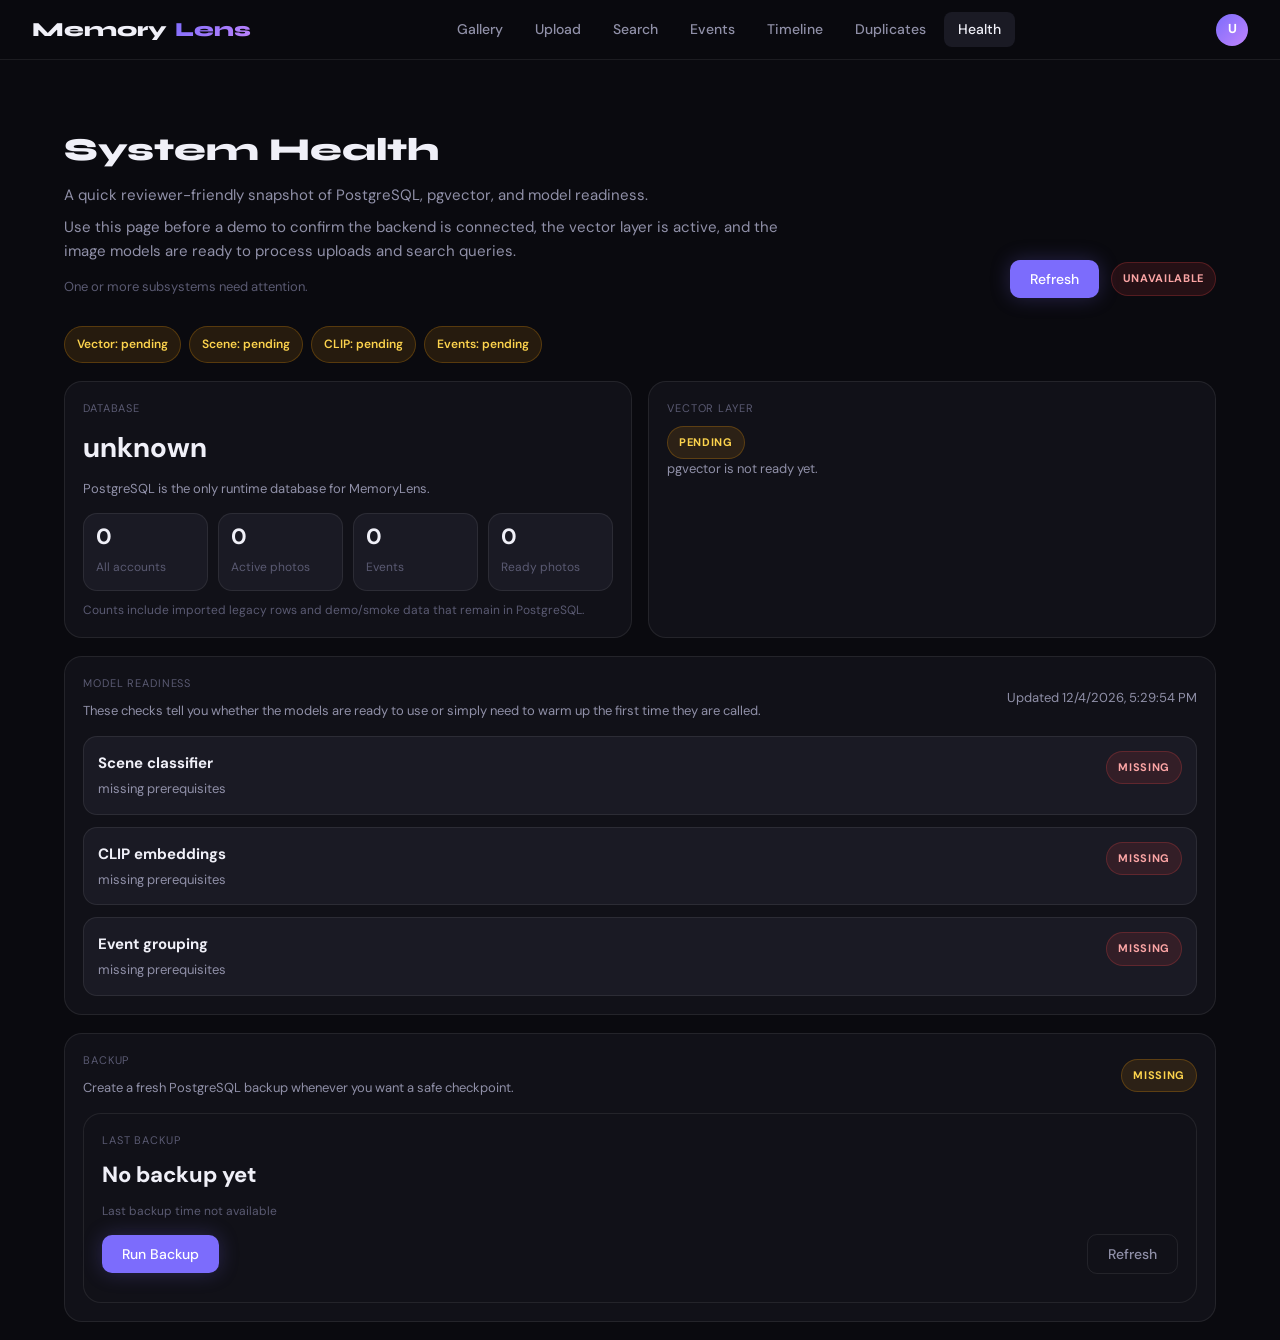
<file: frontend/pages/admin-health.html>
<!DOCTYPE html>
<html lang="en">
<head>
  <meta charset="UTF-8"/>
  <meta name="viewport" content="width=device-width, initial-scale=1.0"/>
  <title>MemoryLens - Health</title>
  <link rel="stylesheet" href="../css/main.css"/>
  <style>
    .health-hero {
      padding: 44px 0 18px;
      display: flex;
      align-items: flex-end;
      justify-content: space-between;
      gap: 20px;
      flex-wrap: wrap;
    }

    .health-hero-copy {
      max-width: 720px;
    }

    .health-hero-copy p {
      color: var(--text2);
      margin-top: 8px;
      line-height: 1.6;
    }

    .health-summary {
      margin-top: 14px;
      color: var(--text3);
      font-size: 13px;
    }

    .health-grid {
      display: grid;
      grid-template-columns: repeat(auto-fit, minmax(240px, 1fr));
      gap: 16px;
      margin-bottom: 18px;
    }

    .health-card,
    .health-panel,
    .health-json {
      background: var(--bg2);
      border: 1px solid var(--border);
      border-radius: 18px;
    }

    .health-card {
      padding: 18px;
    }

    .health-card-label {
      color: var(--text3);
      font-size: 11px;
      text-transform: uppercase;
      letter-spacing: 0.08em;
      margin-bottom: 8px;
    }

    .health-card-value {
      font-size: 22px;
      font-weight: 800;
      margin-bottom: 8px;
    }

    .health-card-value.large {
      font-size: 28px;
    }

    .health-card-copy,
    .health-model-subtitle,
    .health-panel-copy {
      color: var(--text2);
      font-size: 13px;
      line-height: 1.6;
    }

    .health-note {
      margin-top: 10px;
      color: var(--text3);
      font-size: 12px;
      line-height: 1.5;
    }

    .health-row {
      display: flex;
      align-items: center;
      justify-content: space-between;
      gap: 12px;
      flex-wrap: wrap;
    }

    .status-strip {
      display: flex;
      flex-wrap: wrap;
      gap: 8px;
      margin: 10px 0 18px;
    }

    .status-chip {
      display: inline-flex;
      align-items: center;
      gap: 6px;
      padding: 8px 12px;
      border-radius: 999px;
      border: 1px solid var(--border);
      background: var(--bg3);
      color: var(--text2);
      font-size: 12px;
      font-weight: 600;
    }

    .health-pill {
      display: inline-flex;
      align-items: center;
      justify-content: center;
      border-radius: 999px;
      border: 1px solid transparent;
      padding: 7px 11px;
      font-size: 11px;
      font-weight: 700;
      text-transform: uppercase;
      letter-spacing: 0.06em;
    }

    .is-good {
      background: rgba(34,197,94,0.12);
      color: #86efac;
      border-color: rgba(34,197,94,0.24);
    }

    .is-warn {
      background: rgba(245,158,11,0.12);
      color: #fcd34d;
      border-color: rgba(245,158,11,0.24);
    }

    .is-bad {
      background: rgba(239,68,68,0.12);
      color: #fca5a5;
      border-color: rgba(239,68,68,0.24);
    }

    .metric-row {
      display: grid;
      grid-template-columns: repeat(4, minmax(0, 1fr));
      gap: 10px;
      margin-top: 14px;
    }

    .metric {
      background: var(--bg3);
      border: 1px solid var(--border);
      border-radius: 14px;
      padding: 12px;
      min-width: 0;
    }

    .metric strong {
      display: block;
      font-size: 22px;
      line-height: 1;
      margin-bottom: 6px;
    }

    .metric span {
      color: var(--text3);
      font-size: 12px;
    }

    .health-panel {
      padding: 18px;
      margin-bottom: 18px;
    }

    .health-panel-header {
      display: flex;
      align-items: center;
      justify-content: space-between;
      gap: 14px;
      flex-wrap: wrap;
    }

    .health-panel + .health-panel {
      margin-top: 14px;
    }

    .health-model-list {
      display: grid;
      gap: 12px;
      margin-top: 14px;
    }

    .health-model {
      display: flex;
      align-items: flex-start;
      justify-content: space-between;
      gap: 12px;
      padding: 14px;
      border-radius: 14px;
      background: var(--bg3);
      border: 1px solid var(--border);
    }

    .health-model-title {
      font-size: 15px;
      font-weight: 700;
      margin-bottom: 4px;
    }

    .health-json {
      padding: 18px;
      overflow: auto;
    }

    .health-json pre {
      margin: 0;
      color: var(--text2);
      font-size: 12px;
      line-height: 1.6;
      white-space: pre-wrap;
      word-break: break-word;
    }

    @media (max-width: 900px) {
      .metric-row {
        grid-template-columns: repeat(2, minmax(0, 1fr));
      }
    }

    @media (max-width: 640px) {
      .metric-row {
        grid-template-columns: 1fr;
      }
    }
  </style>
</head>
<body>
  <nav class="nav">
    <a class="nav-logo" href="gallery.html">Memory<span>Lens</span></a>
    <div class="nav-links">
      <a class="nav-link" href="gallery.html">Gallery</a>
      <a class="nav-link" href="upload.html">Upload</a>
      <a class="nav-link" href="search.html">Search</a>
      <a class="nav-link" href="events.html">Events</a>
      <a class="nav-link" href="timeline.html">Timeline</a>
      <a class="nav-link" href="duplicates.html">Duplicates</a>
      <a class="nav-link active" href="admin-health.html">Health</a>
    </div>
    <div class="nav-user">
      <span id="nav-username"></span>
      <div class="avatar" id="nav-avatar" onclick="clearToken()">U</div>
    </div>
  </nav>

  <div class="page">
    <div class="container">
      <div class="health-hero">
        <div class="health-hero-copy">
          <h1 class="page-title">System Health</h1>
          <p class="page-subtitle">A quick reviewer-friendly snapshot of PostgreSQL, pgvector, and model readiness.</p>
          <p>Use this page before a demo to confirm the backend is connected, the vector layer is active, and the image models are ready to process uploads and search queries.</p>
          <div class="health-summary" id="health-summary">Checking system status...</div>
        </div>
        <div class="health-row">
          <button class="btn btn-primary" id="refresh-health">Refresh</button>
          <span class="health-pill" id="health-status">Checking...</span>
        </div>
      </div>

      <div class="status-strip" id="status-strip"></div>

      <div class="health-grid">
        <section class="health-card">
          <div class="health-card-label">Database</div>
          <div class="health-card-value large" id="db-dialect">loading</div>
          <div class="health-card-copy">PostgreSQL is the only runtime database for MemoryLens.</div>
          <div class="metric-row" id="db-counts"></div>
          <div class="health-note" id="health-note"></div>
        </section>

        <section class="health-card">
          <div class="health-card-label">Vector Layer</div>
          <div class="health-card-value" id="vector-pill">loading</div>
          <div class="health-card-copy" id="vector-copy"></div>
        </section>

      </div>

      <section class="health-panel">
        <div class="health-panel-header">
          <div>
            <div class="health-card-label">Model readiness</div>
            <div class="health-panel-copy">These checks tell you whether the models are ready to use or simply need to warm up the first time they are called.</div>
          </div>
          <span id="health-last-updated" class="health-panel-copy"></span>
        </div>
        <div class="health-model-list" id="models-list"></div>
      </section>

      <section class="health-panel">
        <div class="health-panel-header">
          <div>
            <div class="health-card-label">Backup</div>
            <div class="health-panel-copy">Create a fresh PostgreSQL backup whenever you want a safe checkpoint.</div>
          </div>
          <span class="health-pill" id="backup-pill">Checking</span>
        </div>
        <div class="health-card" style="margin-top:14px;">
          <div class="health-card-label">Last backup</div>
          <div class="health-card-value" id="backup-summary">Loading</div>
          <div class="health-note" id="backup-modified"></div>
          <div class="health-row" style="margin-top:14px;">
            <button class="btn btn-primary" id="run-backup">Run Backup</button>
            <button class="btn btn-ghost" id="refresh-health-inline">Refresh</button>
          </div>
          <div class="health-note" id="backup-action-status"></div>
        </div>
      </section>

    </div>
  </div>

  <div class="toast-container"></div>
  <script src="../js/api.js?v=20260422b"></script>
  <script src="../js/admin_health.js?v=20260422b"></script>
</body>
</html>
</file>
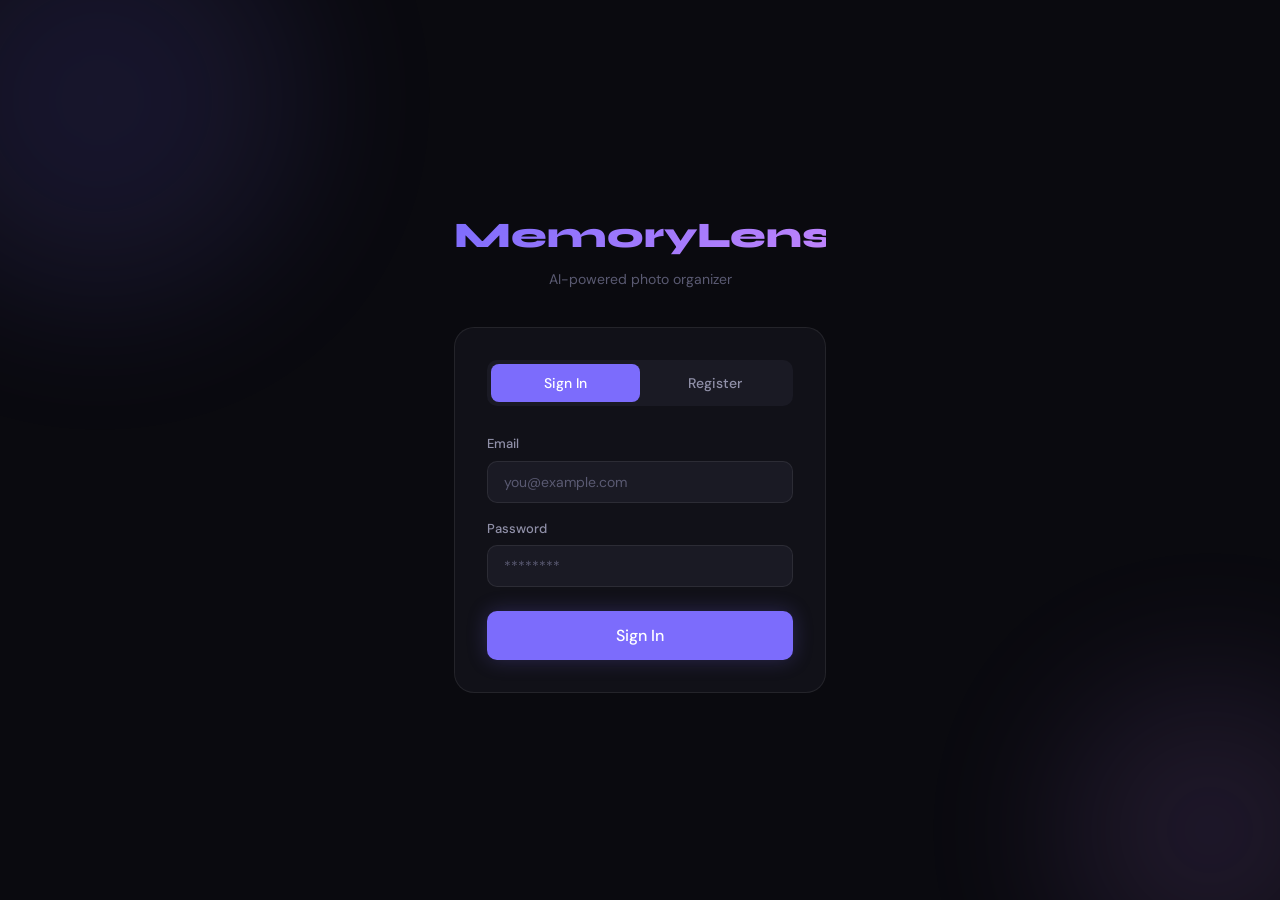
<file: frontend/pages/duplicates.html>
<!DOCTYPE html>
<html lang="en">
<head>
  <meta charset="UTF-8"/>
  <meta name="viewport" content="width=device-width, initial-scale=1.0"/>
  <title>MemoryLens - Duplicates</title>
  <link rel="stylesheet" href="../css/main.css"/>
  <style>
    .duplicates-hero { padding: 44px 0 24px; }

    .summary-grid {
      display: grid;
      grid-template-columns: repeat(auto-fit, minmax(180px, 1fr));
      gap: 16px;
      margin-bottom: 18px;
    }

    .summary-card,
    .toolbar-card,
    .duplicate-group,
    .empty-state {
      background: var(--bg2);
      border: 1px solid var(--border);
      border-radius: 18px;
    }

    .summary-card {
      padding: 18px;
    }

    .summary-label {
      color: var(--text3);
      font-size: 12px;
      text-transform: uppercase;
      letter-spacing: 0.08em;
      margin-bottom: 6px;
    }

    .summary-value {
      font-size: 34px;
      font-weight: 800;
      line-height: 1;
    }

    .summary-subtext {
      color: var(--text2);
      font-size: 13px;
      margin-top: 8px;
    }

    .toolbar-card {
      padding: 18px;
      margin-bottom: 22px;
      display: flex;
      align-items: center;
      justify-content: space-between;
      gap: 14px;
      flex-wrap: wrap;
    }

    .toolbar-actions {
      display: flex;
      gap: 10px;
      flex-wrap: wrap;
      align-items: center;
    }

    .toolbar-meta {
      color: var(--text2);
      font-size: 13px;
    }

    .info-banner {
      margin-bottom: 20px;
      padding: 15px 16px;
      border-radius: 16px;
      border: 1px solid rgba(124,108,252,0.2);
      background: rgba(124,108,252,0.1);
      color: var(--text2);
    }

    .groups-list {
      display: flex;
      flex-direction: column;
      gap: 18px;
      padding-bottom: 36px;
    }

    .duplicate-group {
      overflow: hidden;
    }

    .group-header {
      display: flex;
      align-items: flex-start;
      justify-content: space-between;
      gap: 18px;
      padding: 18px;
      border-bottom: 1px solid rgba(255,255,255,0.05);
      flex-wrap: wrap;
    }

    .group-title {
      font-size: 20px;
      font-weight: 800;
      margin-bottom: 6px;
    }

    .group-meta {
      color: var(--text2);
      font-size: 13px;
      line-height: 1.45;
    }

    .group-badges {
      display: flex;
      gap: 8px;
      flex-wrap: wrap;
      align-items: center;
    }

    .badge-pill {
      display: inline-flex;
      align-items: center;
      justify-content: center;
      border-radius: 999px;
      padding: 7px 11px;
      font-size: 11px;
      font-weight: 700;
      text-transform: uppercase;
      letter-spacing: 0.06em;
      border: 1px solid rgba(255,255,255,0.08);
      background: var(--bg3);
      color: var(--text2);
    }

    .badge-match {
      background: rgba(124,108,252,0.14);
      border-color: rgba(124,108,252,0.28);
      color: #cec7ff;
    }

    .badge-score {
      background: rgba(52,211,153,0.12);
      border-color: rgba(52,211,153,0.28);
      color: #b5f5d7;
    }

    .group-grid {
      display: grid;
      grid-template-columns: repeat(auto-fill, minmax(230px, 1fr));
      gap: 16px;
      padding: 18px;
    }

    .duplicate-card {
      background: var(--bg3);
      border: 1px solid var(--border);
      border-radius: 18px;
      overflow: hidden;
      transition: border-color .18s ease, transform .18s ease;
    }

    .duplicate-card.selected {
      border-color: rgba(124,108,252,0.42);
      transform: translateY(-1px);
    }

    .duplicate-preview {
      position: relative;
      cursor: pointer;
    }

    .duplicate-preview img {
      width: 100%;
      height: 185px;
      object-fit: cover;
      display: block;
      background: rgba(255,255,255,0.03);
    }

    .duplicate-checkbox {
      position: absolute;
      top: 12px;
      left: 12px;
      width: 20px;
      height: 20px;
      accent-color: var(--accent);
    }

    .duplicate-card-body {
      padding: 14px;
    }

    .duplicate-title {
      font-size: 15px;
      font-weight: 700;
      margin-bottom: 6px;
      white-space: nowrap;
      overflow: hidden;
      text-overflow: ellipsis;
    }

    .duplicate-meta {
      color: var(--text2);
      font-size: 13px;
      line-height: 1.45;
      min-height: 58px;
    }

    .duplicate-card-actions {
      display: flex;
      gap: 8px;
      margin-top: 12px;
    }

    .duplicate-card-actions .btn {
      flex: 1;
      min-width: 0;
    }

    .recommended-keep {
      display: inline-flex;
      margin-top: 10px;
      padding: 6px 10px;
      border-radius: 999px;
      background: rgba(250,204,21,0.12);
      border: 1px solid rgba(250,204,21,0.25);
      color: #f7d879;
      font-size: 11px;
      font-weight: 700;
      text-transform: uppercase;
      letter-spacing: 0.05em;
    }

    .empty-state {
      text-align: center;
      padding: 50px 24px;
      color: var(--text2);
    }

    .empty-actions {
      display: flex;
      gap: 10px;
      justify-content: center;
      flex-wrap: wrap;
      margin-top: 18px;
    }

    .lightbox {
      position: fixed;
      inset: 0;
      background: rgba(3,3,7,0.9);
      display: none;
      align-items: center;
      justify-content: center;
      z-index: 60;
      padding: 24px;
    }

    .lightbox.open { display: flex; }

    .lightbox-img {
      max-width: min(92vw, 980px);
      max-height: 78vh;
      object-fit: contain;
      border-radius: 18px;
      background: #0c0c12;
    }

    .lightbox-close {
      position: absolute;
      top: 28px;
      right: 28px;
      border: 1px solid rgba(255,255,255,0.12);
      background: rgba(12,12,18,0.84);
      color: #fff;
      border-radius: 999px;
      padding: 10px 14px;
      cursor: pointer;
    }

    .lightbox-info {
      position: absolute;
      left: 50%;
      bottom: 28px;
      transform: translateX(-50%);
      min-width: min(88vw, 520px);
      text-align: center;
      padding: 14px 16px;
      border-radius: 16px;
      background: rgba(12,12,18,0.88);
      border: 1px solid rgba(255,255,255,0.08);
    }

    .lightbox-title {
      font-weight: 700;
      margin-bottom: 4px;
    }

    .lightbox-meta {
      color: var(--text2);
      font-size: 13px;
      line-height: 1.4;
    }

    @media (max-width: 700px) {
      .group-grid {
        grid-template-columns: 1fr;
      }
    }
  </style>
</head>
<body>
  <nav class="nav">
    <a class="nav-logo" href="gallery.html">Memory<span>Lens</span></a>
    <div class="nav-links">
      <a class="nav-link" href="gallery.html">Gallery</a>
      <a class="nav-link" href="upload.html">Upload</a>
      <a class="nav-link" href="search.html">Search</a>
      <a class="nav-link" href="events.html">Events</a>
      <a class="nav-link" href="timeline.html">Timeline</a>
      <a class="nav-link active" href="duplicates.html">Duplicates</a>
      <a class="nav-link" href="admin-health.html">Health</a>
    </div>
    <div class="nav-user">
      <span id="nav-username"></span>
      <div class="avatar" id="nav-avatar" onclick="clearToken()">U</div>
    </div>
  </nav>

  <div class="container">
    <section class="duplicates-hero">
      <h1 class="page-title">Duplicates</h1>
      <p class="page-subtitle">Review exact and similar duplicate photos, keep the best copy, and move the extras to trash.</p>
    </section>

    <section class="summary-grid">
      <div class="summary-card">
        <div class="summary-label">Duplicate Groups</div>
        <div class="summary-value" id="summary-groups">0</div>
        <div class="summary-subtext">Exact and similar duplicate clusters found</div>
      </div>
      <div class="summary-card">
        <div class="summary-label">Duplicate Photos</div>
        <div class="summary-value" id="summary-photos">0</div>
        <div class="summary-subtext">Photos currently inside duplicate groups</div>
      </div>
      <div class="summary-card">
        <div class="summary-label">Can Reclaim</div>
        <div class="summary-value" id="summary-reclaim">0</div>
        <div class="summary-subtext">Extra copies you can safely remove</div>
      </div>
      <div class="summary-card">
        <div class="summary-label">Need Scan</div>
        <div class="summary-value" id="summary-unhashed">0</div>
        <div class="summary-subtext">Existing photos without duplicate fingerprints yet</div>
      </div>
    </section>

    <section class="toolbar-card">
      <div class="toolbar-actions">
        <button class="btn btn-secondary" id="scan-btn">Scan Library</button>
        <button class="btn btn-danger" id="trash-selected-btn">Trash Selected</button>
      </div>
      <div class="toolbar-meta" id="selection-meta">No duplicate photos selected</div>
    </section>

    <div class="info-banner" id="duplicates-banner">
      Exact duplicates use file hashes. Similar duplicates now use perceptual hashing inside the same scene to catch re-saved copies more safely.
    </div>

    <section class="groups-list" id="duplicates-groups"></section>
  </div>

  <div class="lightbox" id="duplicates-lightbox" onclick="closeLightbox(event)">
    <img class="lightbox-img" id="duplicates-lightbox-img" alt=""/>
    <button class="lightbox-close" onclick="closeLightbox(event)">Close</button>
    <div class="lightbox-info">
      <div class="lightbox-title" id="duplicates-lightbox-title"></div>
      <div class="lightbox-meta" id="duplicates-lightbox-meta"></div>
    </div>
  </div>

  <script src="../js/api.js"></script>
  <script src="../js/duplicates.js"></script>
</body>
</html>
</file>
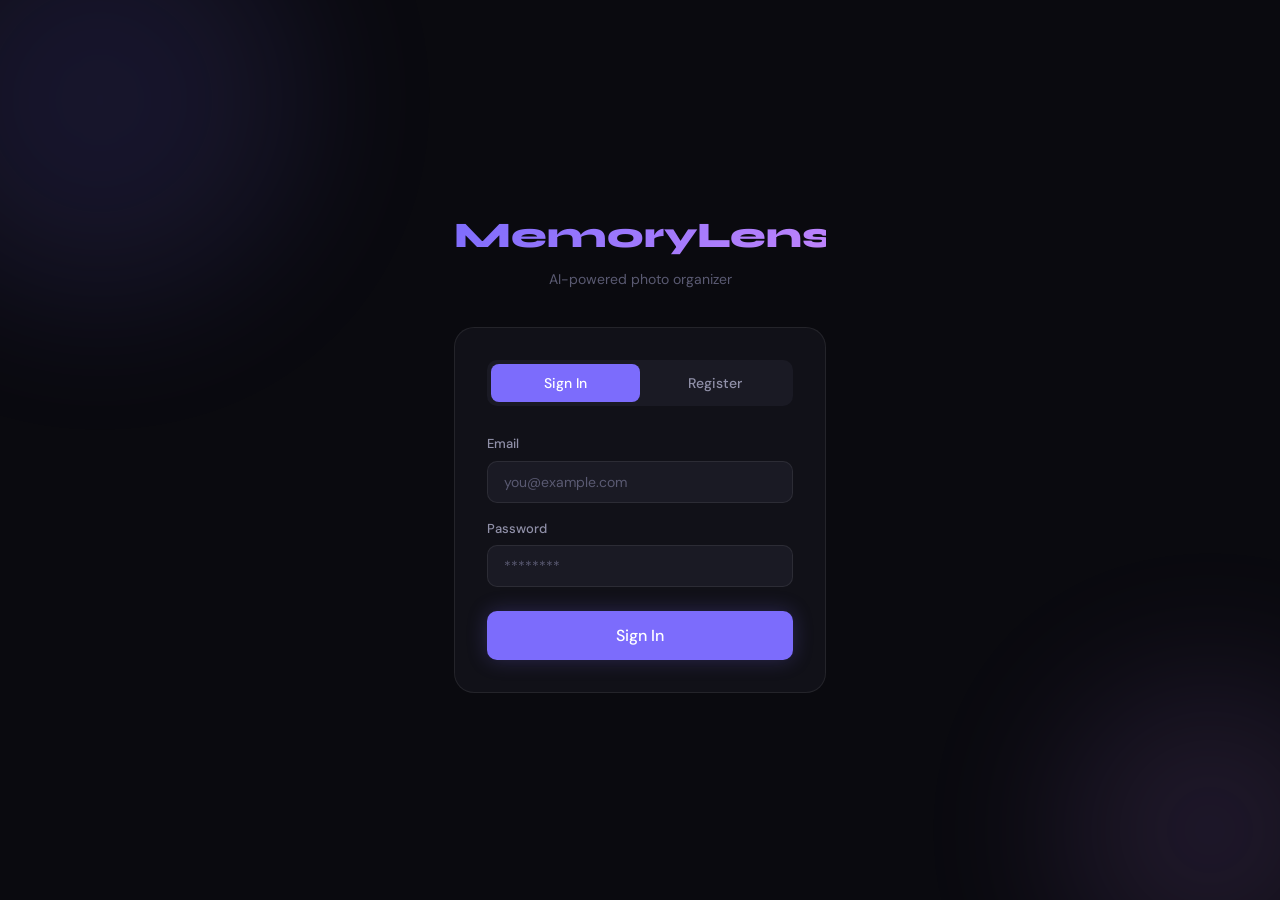
<file: frontend/pages/events.html>
<!DOCTYPE html>
<html lang="en">
<head>
  <meta charset="UTF-8"/>
  <meta name="viewport" content="width=device-width, initial-scale=1.0"/>
  <title>MemoryLens - Events</title>
  <link rel="stylesheet" href="../css/main.css"/>
  <style>
    .organize-banner {
      background: linear-gradient(135deg, rgba(124,108,252,0.15), rgba(192,132,252,0.1));
      border: 1px solid rgba(124,108,252,0.3);
      border-radius: 16px;
      padding: 28px 32px;
      display: flex;
      align-items: center;
      justify-content: space-between;
      gap: 20px;
      margin-bottom: 20px;
      flex-wrap: wrap;
    }

    .banner-text h2 {
      font-family: var(--font-head);
      font-size: 20px;
      margin-bottom: 4px;
    }

    .banner-text p {
      color: var(--text2);
      font-size: 14px;
      max-width: 620px;
    }

    .organize-points {
      margin-top: 12px;
      padding-left: 18px;
      display: grid;
      gap: 6px;
      color: var(--text2);
      font-size: 13px;
      max-width: 640px;
    }

    .event-tools {
      display: flex;
      gap: 10px;
      flex-wrap: wrap;
      align-items: center;
      margin-bottom: 20px;
    }

    .selection-meta {
      font-size: 13px;
      color: var(--text2);
      margin-left: 4px;
    }

    .events-grid {
      display: grid;
      grid-template-columns: repeat(auto-fill, minmax(320px, 1fr));
      gap: 20px;
    }

    .event-card {
      background: var(--bg2);
      border: 1px solid var(--border);
      border-radius: 16px;
      overflow: hidden;
      transition: all 0.2s;
      cursor: pointer;
      position: relative;
    }

    .event-card:hover {
      border-color: var(--border-hover);
      transform: translateY(-2px);
    }

    .event-selected {
      border-color: rgba(124,108,252,0.7);
      box-shadow: 0 0 0 1px rgba(124,108,252,0.5);
    }

    .event-select-wrap {
      position: absolute;
      top: 10px;
      right: 10px;
      z-index: 2;
      background: rgba(10,10,15,0.8);
      border: 1px solid var(--border);
      border-radius: 8px;
      padding: 4px 6px;
    }

    .event-thumb-grid {
      display: grid;
      grid-template-columns: 1fr 1fr;
      grid-template-rows: 140px 90px;
      gap: 2px;
      height: 232px;
      overflow: hidden;
    }

    .event-thumb-grid img {
      width: 100%;
      height: 100%;
      object-fit: cover;
      display: block;
    }

    .event-thumb-grid img:first-child {
      grid-row: span 2;
    }

    .event-thumb-placeholder {
      background: var(--bg3);
      display: flex;
      align-items: center;
      justify-content: center;
      color: var(--text3);
      font-size: 24px;
      font-weight: 700;
    }

    .event-info {
      padding: 16px;
    }

    .event-name {
      font-family: var(--font-head);
      font-size: 18px;
      font-weight: 700;
      margin-bottom: 6px;
    }

    .event-meta {
      display: flex;
      align-items: center;
      gap: 12px;
      font-size: 12px;
      color: var(--text3);
      flex-wrap: wrap;
      margin-bottom: 12px;
    }

    .event-actions {
      display: grid;
      grid-template-columns: repeat(2, minmax(0, 1fr));
      gap: 8px;
    }

    .action-btn {
      width: 100%;
      padding: 8px;
      border-radius: 10px;
      border: 1px solid var(--border);
      background: var(--bg3);
      color: var(--text);
      font-size: 12px;
      cursor: pointer;
    }

    .action-btn:hover {
      border-color: var(--border-hover);
    }

    .action-danger {
      color: #f87171;
      border-color: rgba(248,113,113,0.4);
      background: rgba(248,113,113,0.12);
    }

    .modal-overlay {
      position: fixed;
      inset: 0;
      background: rgba(0,0,0,0.88);
      z-index: 500;
      display: none;
      overflow-y: auto;
      padding: 32px 20px;
    }

    .modal-overlay.open {
      display: block;
    }

    .modal-box {
      max-width: 1180px;
      margin: 0 auto;
      background: var(--bg2);
      border: 1px solid var(--border);
      border-radius: 20px;
      overflow: hidden;
    }

    .modal-header {
      padding: 20px 24px;
      display: flex;
      align-items: center;
      justify-content: space-between;
      border-bottom: 1px solid var(--border);
      gap: 12px;
      flex-wrap: wrap;
    }

    .modal-title-wrap h2 {
      font-family: var(--font-head);
      font-size: 20px;
      margin-bottom: 4px;
    }

    .modal-title-wrap p {
      color: var(--text3);
      font-size: 13px;
    }

    .modal-header-actions {
      display: flex;
      gap: 10px;
      flex-wrap: wrap;
    }

    .modal-content {
      display: grid;
      grid-template-columns: minmax(0, 2fr) 320px;
      gap: 0;
    }

    .modal-main {
      border-right: 1px solid var(--border);
    }

    .modal-grid {
      padding: 20px;
      display: grid;
      grid-template-columns: repeat(auto-fill, minmax(190px, 1fr));
      gap: 12px;
    }

    .modal-photo {
      border: 1px solid var(--border);
      border-radius: 14px;
      padding: 8px;
      background: var(--bg3);
      cursor: grab;
    }

    .modal-photo.dragging {
      opacity: 0.55;
      border-color: rgba(124,108,252,0.5);
    }

    .modal-photo img {
      width: 100%;
      aspect-ratio: 1;
      object-fit: cover;
      border-radius: 10px;
      display: block;
    }

    .modal-photo-meta {
      margin-top: 8px;
      display: flex;
      justify-content: space-between;
      align-items: center;
      gap: 8px;
      font-size: 12px;
      color: var(--text2);
    }

    .modal-photo-actions {
      display: flex;
      align-items: center;
      gap: 8px;
    }

    .modal-photo-btn {
      border: 1px solid var(--border);
      background: rgba(255,255,255,0.05);
      color: var(--text);
      border-radius: 8px;
      padding: 4px 8px;
      font-size: 11px;
      cursor: pointer;
    }

    .modal-photo-btn-danger {
      color: #fca5a5;
      border-color: rgba(248,113,113,0.35);
      background: rgba(248,113,113,0.08);
    }

    .move-panel {
      padding: 20px;
      background: rgba(255,255,255,0.02);
    }

    .move-panel h3 {
      font-family: var(--font-head);
      font-size: 18px;
      margin-bottom: 6px;
    }

    .move-panel p {
      color: var(--text2);
      font-size: 13px;
      margin-bottom: 14px;
    }

    .drop-targets {
      display: flex;
      flex-direction: column;
      gap: 10px;
      margin-top: 16px;
    }

    .drop-target {
      border: 1px solid var(--border);
      background: var(--bg3);
      border-radius: 12px;
      padding: 12px;
      cursor: pointer;
      transition: all 0.15s;
    }

    .drop-target.active {
      border-color: rgba(124,108,252,0.5);
      background: rgba(124,108,252,0.12);
      transform: translateY(-1px);
    }

    .drop-target strong {
      display: block;
      font-size: 14px;
      margin-bottom: 2px;
    }

    .drop-target span {
      font-size: 12px;
      color: var(--text3);
    }

    .modal-footer {
      border-top: 1px solid var(--border);
      padding: 16px 20px;
      display: flex;
      gap: 10px;
      flex-wrap: wrap;
      align-items: center;
    }

    @media (max-width: 980px) {
      .modal-content {
        grid-template-columns: 1fr;
      }

      .modal-main {
        border-right: none;
        border-bottom: 1px solid var(--border);
      }
    }
  </style>
</head>
<body>
  <nav class="nav">
    <a class="nav-logo" href="gallery.html">Memory<span>Lens</span></a>
    <div class="nav-links">
      <a class="nav-link" href="gallery.html">Gallery</a>
      <a class="nav-link" href="upload.html">Upload</a>
      <a class="nav-link" href="search.html">Search</a>
      <a class="nav-link active" href="events.html">Events</a>
      <a class="nav-link" href="timeline.html">Timeline</a>
      <a class="nav-link" href="duplicates.html">Duplicates</a>
      <a class="nav-link" href="admin-health.html">Health</a>
    </div>
    <div class="nav-user">
      <span id="nav-username"></span>
      <div class="avatar" id="nav-avatar" onclick="clearToken()">U</div>
    </div>
  </nav>

  <div class="page">
    <div class="container">
      <div class="page-header">
        <h1 class="page-title">Event Albums</h1>
        <p class="page-subtitle">Organize photos into matching albums first, then merge, split, export, share, and move them manually when needed.</p>
      </div>

      <div class="organize-banner">
        <div class="banner-text">
          <h2>Auto-organize new photos into existing albums</h2>
          <p>Match each new photo to the closest album label first. Only create a new album when nothing suitable already exists.</p>
          <ul class="organize-points">
            <li>Fill matching albums first</li>
            <li>Merge same-name duplicates into one canonical album</li>
            <li>Create a new album only for leftovers</li>
          </ul>
        </div>
        <button class="btn btn-primary btn-lg" onclick="organizePhotos()">
          <span id="org-btn-text">Organize New Photos</span>
        </button>
      </div>

      <div class="event-tools">
        <input class="input" id="merge-label" placeholder="Merged event name (optional)"/>
        <button class="btn btn-secondary" onclick="mergeSelectedEvents()">Merge Selected</button>
        <button class="btn btn-ghost" onclick="clearSelectedEvents()">Clear Selection</button>
        <span class="selection-meta" id="selection-meta">0 events selected</span>
      </div>

      <div class="events-grid" id="events-grid">
        <div style="grid-column:1/-1;padding:60px 0;text-align:center;color:var(--text3)">
          <div class="spinner" style="margin:0 auto 12px"></div>
          Loading events...
        </div>
      </div>
    </div>
  </div>

  <div class="modal-overlay" id="event-modal">
    <div class="modal-box">
      <div class="modal-header">
        <div class="modal-title-wrap">
          <h2 id="modal-title">Event Photos</h2>
          <p id="modal-subtitle">Use drag-and-drop to move photos between albums, or split only when you want a separate album.</p>
        </div>
        <div class="modal-header-actions">
          <button class="btn btn-secondary" onclick="exportActiveEvent()">Export Album</button>
          <button class="btn btn-secondary" onclick="shareActiveEvent()">Share Album</button>
          <button class="btn btn-ghost" onclick="closeModal()">Close</button>
        </div>
      </div>

      <div class="modal-content">
        <div class="modal-main">
          <div class="modal-grid" id="modal-grid"></div>
        </div>

        <aside class="move-panel">
          <h3>Move Between Albums</h3>
          <p>Select multiple photos, then drag one of them onto a destination album below. You can also move the selection with the quick action.</p>
          <select class="input" id="move-target-select"></select>
          <button class="btn btn-secondary" style="margin-top:10px;width:100%" onclick="moveSelectedPhotos()">Move Selected Photos</button>
          <div class="drop-targets" id="drop-targets"></div>
        </aside>
      </div>

      <div class="modal-footer">
        <input class="input" id="split-label" placeholder="New split event name"/>
        <button class="btn btn-secondary" onclick="splitSelectedPhotos()">Split Selected Photos</button>
        <span class="selection-meta" id="split-meta">0 photos selected for split</span>
      </div>
    </div>
  </div>

  <div class="toast-container"></div>
  <script src="../js/api.js"></script>
  <script src="../js/events.js"></script>
</body>
</html>
</file>
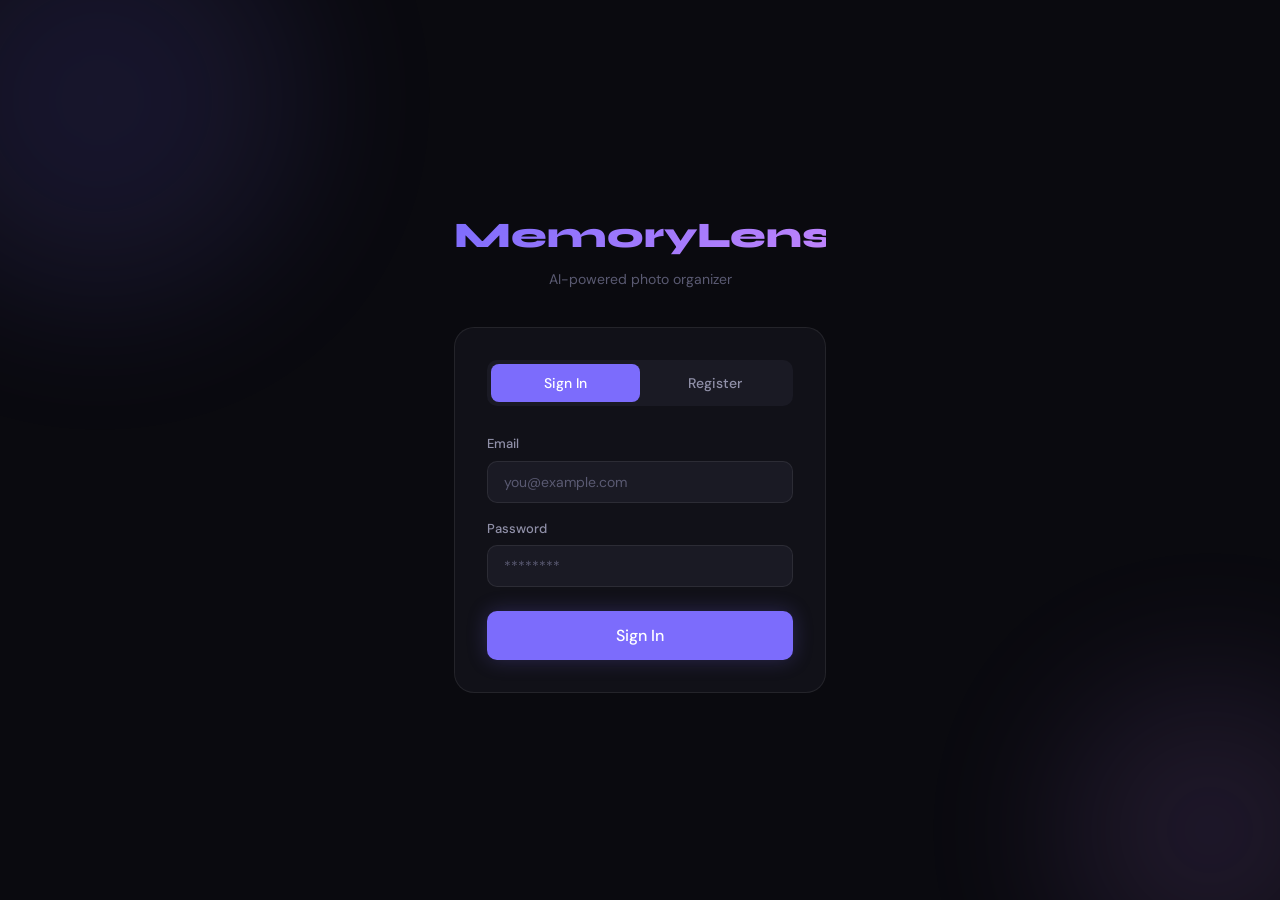
<file: frontend/pages/gallery.html>
<!DOCTYPE html>
<html lang="en">
<head>
  <meta charset="UTF-8"/>
  <meta name="viewport" content="width=device-width, initial-scale=1.0"/>
  <title>MemoryLens - Gallery</title>
  <link rel="stylesheet" href="../css/main.css"/>
  <style>
    .gallery-layout {
      display: flex;
      gap: 24px;
      align-items: flex-start;
    }
    .scene-sidebar {
      width: 240px;
      flex-shrink: 0;
      display: flex;
      flex-direction: column;
      gap: 8px;
      align-self: flex-start;
    }
    .gallery-main { flex: 1; min-width: 0; }

    .toolbar-card {
      background: var(--bg2);
      border: 1px solid var(--border);
      border-radius: 16px;
      padding: 18px;
      margin-bottom: 18px;
    }

    .toolbar-row {
      display: flex;
      gap: 12px;
      flex-wrap: wrap;
      align-items: center;
      justify-content: space-between;
    }

    .collection-tabs,
    .toolbar-actions,
    .bulk-actions {
      display: flex;
      gap: 10px;
      flex-wrap: wrap;
      align-items: center;
    }

    .collection-chip {
      border: 1px solid var(--border);
      background: var(--bg3);
      color: var(--text2);
      border-radius: 999px;
      padding: 8px 14px;
      cursor: pointer;
      font-size: 13px;
    }

    .collection-chip.active {
      color: var(--text);
      border-color: rgba(124,108,252,0.45);
      background: rgba(124,108,252,0.16);
    }

    .toolbar-select {
      min-width: 200px;
      padding: 11px 14px;
      border-radius: 10px;
      border: 1px solid var(--border);
      background: var(--bg3);
      color: var(--text);
    }

    .bulk-bar {
      display: none;
      border-top: 1px solid var(--border);
      margin-top: 14px;
      padding-top: 14px;
    }

    .bulk-bar.active {
      display: flex;
      gap: 12px;
      align-items: center;
      justify-content: space-between;
      flex-wrap: wrap;
    }

    .selection-meta {
      color: var(--text2);
      font-size: 13px;
    }

    .sidebar-title {
      font-size: 11px;
      font-weight: 600;
      color: var(--text3);
      text-transform: uppercase;
      letter-spacing: 0.08em;
    }

    .sidebar-header {
      display: flex;
      align-items: center;
      justify-content: space-between;
      gap: 10px;
      margin-bottom: 4px;
    }

    .folder-search {
      display: flex;
      gap: 10px;
      align-items: center;
      margin-bottom: 2px;
    }

    .folder-search .input {
      flex: 1;
      min-width: 0;
      padding: 10px 12px;
    }

    .sidebar-create-btn {
      border: 1px solid var(--border);
      background: var(--bg3);
      color: var(--text2);
      border-radius: 999px;
      padding: 6px 10px;
      cursor: pointer;
      font-size: 12px;
    }

    .folder-row {
      position: relative;
      display: grid;
      grid-template-columns: minmax(0, 1fr) auto;
      gap: 6px;
      margin-bottom: 2px;
    }

    .folder-main {
      margin-bottom: 0;
      min-width: 0;
      min-height: 44px;
    }

    .folder-actions {
      position: relative;
      display: flex;
      align-items: center;
      gap: 6px;
    }

    .folder-menu-toggle {
      border: 1px solid var(--border);
      background: var(--bg3);
      color: var(--text2);
      border-radius: 10px;
      padding: 8px 10px;
      cursor: pointer;
      font-size: 14px;
      line-height: 1;
    }

    .folder-menu-toggle.active,
    .folder-menu-toggle:hover {
      color: var(--text);
      border-color: rgba(124,108,252,0.35);
      background: rgba(124,108,252,0.12);
    }

    .folder-menu {
      position: absolute;
      top: calc(100% + 6px);
      right: 0;
      z-index: 15;
      min-width: 170px;
      padding: 8px;
      border-radius: 12px;
      border: 1px solid var(--border);
      background: var(--bg2);
      box-shadow: 0 12px 28px rgba(0,0,0,0.28);
      display: none;
    }

    .folder-menu.open {
      display: block;
    }

    .folder-menu button {
      width: 100%;
      text-align: left;
      border: 0;
      background: transparent;
      color: var(--text2);
      padding: 8px 10px;
      border-radius: 8px;
      cursor: pointer;
      font-size: 13px;
    }

    .folder-menu button:hover {
      background: var(--bg3);
      color: var(--text);
    }

    .folder-menu button.danger {
      color: #fca5a5;
    }

    .scene-item {
      width: 100%;
      display: flex;
      align-items: center;
      justify-content: space-between;
      padding: 10px 12px;
      border-radius: 10px;
      cursor: pointer;
      font-size: 14px;
      color: var(--text2);
      margin-bottom: 4px;
      transition: all 0.15s;
      border: 1px solid transparent;
      background: transparent;
    }

    .scene-item:hover {
      background: var(--bg3);
      color: var(--text);
    }

    .scene-item.active {
      background: rgba(124,108,252,0.15);
      border-color: rgba(124,108,252,0.25);
      color: var(--accent);
    }

    .scene-name {
      min-width: 0;
      overflow: hidden;
      text-overflow: ellipsis;
      white-space: nowrap;
    }

    .scene-count,
    .mini-flag {
      font-size: 11px;
      background: var(--bg3);
      color: var(--text3);
      padding: 2px 8px;
      border-radius: 999px;
    }

    .mini-flag {
      background: rgba(255,255,255,0.08);
      color: var(--text2);
    }

    .processing-banner {
      display: none;
      margin-bottom: 18px;
      padding: 15px 16px;
      border-radius: 12px;
      border: 1px solid rgba(251,191,36,0.28);
      background: linear-gradient(135deg, rgba(251,191,36,0.12), rgba(251,191,36,0.04));
      color: var(--text2);
      font-size: 13px;
    }

    .processing-banner strong {
      color: var(--text);
      display: block;
      margin-bottom: 4px;
      font-size: 14px;
    }

    .gallery-grid {
      display: grid;
      grid-template-columns: repeat(auto-fill, minmax(220px, 1fr));
      gap: 16px;
    }

    .photo-card {
      border-radius: 16px;
      overflow: hidden;
      background: var(--bg2);
      border: 1px solid var(--border);
      transition: all 0.2s;
      cursor: pointer;
      position: relative;
    }

    .photo-card.selected {
      border-color: rgba(124,108,252,0.6);
      box-shadow: 0 0 0 1px rgba(124,108,252,0.35);
    }

    .photo-card:hover {
      border-color: var(--border-hover);
      transform: translateY(-2px);
    }

    .card-checkbox {
      position: absolute;
      top: 10px;
      left: 10px;
      z-index: 3;
      background: rgba(10,10,15,0.82);
      border: 1px solid var(--border);
      padding: 5px 6px;
      border-radius: 9px;
    }

    .photo-img-wrap {
      position: relative;
      aspect-ratio: 4/3;
      overflow: hidden;
    }

    .photo-img-wrap img {
      width: 100%;
      height: 100%;
      object-fit: cover;
      display: block;
      transition: transform 0.3s;
    }

    .photo-card:hover img {
      transform: scale(1.03);
    }

    .photo-topline {
      position: absolute;
      left: 10px;
      right: 10px;
      bottom: 10px;
      display: flex;
      justify-content: space-between;
      gap: 8px;
      align-items: center;
    }

    .photo-overlay {
      position: absolute;
      inset: 0;
      display: flex;
      flex-wrap: wrap;
      gap: 8px;
      align-content: flex-start;
      justify-content: flex-end;
      padding: 10px;
      background: linear-gradient(to top, rgba(0,0,0,0.72) 0%, rgba(0,0,0,0.15) 60%);
      opacity: 0;
      transition: opacity 0.2s;
    }

    .photo-card:hover .photo-overlay {
      opacity: 1;
    }

    .mini-action {
      border: 1px solid rgba(255,255,255,0.16);
      background: rgba(10,10,15,0.82);
      color: var(--text);
      padding: 6px 10px;
      border-radius: 999px;
      font-size: 11px;
      cursor: pointer;
    }

    .mini-action.danger {
      color: #fca5a5;
      border-color: rgba(248,113,113,0.35);
    }

    .photo-info {
      padding: 12px;
    }

    .photo-title-row {
      display: flex;
      align-items: center;
      justify-content: space-between;
      gap: 8px;
      margin-bottom: 4px;
    }

    .photo-scene {
      font-size: 13px;
      font-weight: 600;
      white-space: nowrap;
      overflow: hidden;
      text-overflow: ellipsis;
    }

    .photo-meta {
      font-size: 12px;
      color: var(--text3);
    }

    .badge-ready { color: var(--success); border-color: rgba(52,211,153,0.4); background: rgba(52,211,153,0.14); }
    .badge-processing { color: var(--warning); border-color: rgba(251,191,36,0.4); background: rgba(251,191,36,0.14); }
    .badge-failed { color: var(--danger); border-color: rgba(248,113,113,0.4); background: rgba(248,113,113,0.14); }

    .gallery-footer {
      text-align: center;
      padding: 18px 0 6px;
      color: var(--text3);
      font-size: 13px;
    }

    #gallery-sentinel {
      height: 1px;
    }

    .lightbox {
      position: fixed;
      inset: 0;
      z-index: 999;
      background: rgba(0,0,0,0.92);
      display: none;
      align-items: center;
      justify-content: center;
    }

    .lightbox.open {
      display: flex;
    }

    .lightbox-img {
      max-width: 90vw;
      max-height: 85vh;
      border-radius: 12px;
    }

    .lightbox-close {
      position: absolute;
      top: 20px;
      right: 24px;
      background: var(--bg3);
      border: 1px solid var(--border);
      color: var(--text);
      border-radius: 8px;
      padding: 8px 14px;
      cursor: pointer;
      font-size: 14px;
    }

    .lightbox-details-btn {
      position: absolute;
      top: 20px;
      right: 112px;
      background: var(--bg3);
      border: 1px solid var(--border);
      color: var(--text);
      border-radius: 8px;
      padding: 8px 14px;
      cursor: pointer;
      font-size: 14px;
    }

    .lightbox-info {
      position: absolute;
      bottom: 24px;
      left: 50%;
      transform: translateX(-50%);
      background: var(--bg3);
      border: 1px solid var(--border);
      border-radius: 10px;
      padding: 10px 20px;
      text-align: center;
    }

    .details-backdrop {
      position: fixed;
      inset: 0;
      background: rgba(0,0,0,0.46);
      opacity: 0;
      pointer-events: none;
      transition: opacity 0.2s;
      z-index: 998;
    }

    .details-backdrop.open {
      opacity: 1;
      pointer-events: auto;
    }

    .details-panel {
      position: fixed;
      top: 0;
      right: 0;
      width: min(420px, 94vw);
      height: 100vh;
      z-index: 1000;
      background: var(--bg2);
      border-left: 1px solid var(--border);
      box-shadow: -18px 0 40px rgba(0,0,0,0.28);
      transform: translateX(100%);
      transition: transform 0.24s ease;
      display: flex;
      flex-direction: column;
    }

    .details-panel.open {
      transform: translateX(0);
    }

    .details-header {
      display: flex;
      align-items: flex-start;
      justify-content: space-between;
      gap: 14px;
      padding: 22px 22px 14px;
      border-bottom: 1px solid var(--border);
    }

    .details-title {
      margin: 0;
      font-size: 22px;
      line-height: 1.2;
    }

    .details-subtitle {
      margin-top: 6px;
      color: var(--text3);
      font-size: 13px;
    }

    .details-close {
      border: 1px solid var(--border);
      background: var(--bg3);
      color: var(--text);
      border-radius: 10px;
      padding: 8px 12px;
      cursor: pointer;
      font-size: 13px;
    }

    .details-body {
      padding: 20px 22px 28px;
      overflow-y: auto;
      display: grid;
      gap: 18px;
    }

    .details-preview {
      border-radius: 16px;
      overflow: hidden;
      border: 1px solid var(--border);
      background: var(--bg3);
      aspect-ratio: 4/3;
    }

    .details-preview img {
      width: 100%;
      height: 100%;
      object-fit: cover;
      display: block;
    }

    .details-section-title {
      font-size: 11px;
      font-weight: 600;
      color: var(--text3);
      text-transform: uppercase;
      letter-spacing: 0.08em;
      margin-bottom: 10px;
    }

    .details-grid {
      display: grid;
      gap: 10px;
    }

    .details-item {
      border: 1px solid var(--border);
      border-radius: 12px;
      padding: 12px 14px;
      background: var(--bg3);
    }

    .details-label {
      color: var(--text3);
      font-size: 11px;
      text-transform: uppercase;
      letter-spacing: 0.08em;
      margin-bottom: 6px;
    }

    .details-value {
      font-size: 14px;
      color: var(--text);
      word-break: break-word;
    }

    .details-actions {
      display: flex;
      gap: 10px;
      flex-wrap: wrap;
    }

    @media (max-width: 960px) {
      .gallery-layout { flex-direction: column; }
      .scene-sidebar { width: 100%; }
    }
  </style>
</head>
<body>
  <nav class="nav">
    <a class="nav-logo" href="gallery.html">Memory<span>Lens</span></a>
    <div class="nav-links">
      <a class="nav-link active" href="gallery.html">Gallery</a>
      <a class="nav-link" href="upload.html">Upload</a>
      <a class="nav-link" href="search.html">Search</a>
      <a class="nav-link" href="events.html">Events</a>
      <a class="nav-link" href="timeline.html">Timeline</a>
      <a class="nav-link" href="duplicates.html">Duplicates</a>
      <a class="nav-link" href="admin-health.html">Health</a>
    </div>
    <div class="nav-user">
      <span id="nav-username"></span>
      <div class="avatar" id="nav-avatar" onclick="clearToken()">U</div>
    </div>
  </nav>

  <div class="page">
    <div class="container">
      <div class="page-header" style="display:flex;align-items:center;justify-content:space-between;flex-wrap:wrap;gap:12px">
        <div>
          <h1 class="page-title">Gallery Workspace</h1>
          <p class="page-subtitle">Select, rename, sort, share, trash, and organize photos into albums or custom gallery folders.</p>
        </div>
        <a class="btn btn-primary" href="upload.html">+ Upload Photos</a>
      </div>

      <div class="stats-row">
        <div class="stat-card"><div class="stat-value" id="stat-total">-</div><div class="stat-label">All photos</div></div>
        <div class="stat-card"><div class="stat-value" id="stat-ready">-</div><div class="stat-label">Ready folders</div></div>
        <div class="stat-card"><div class="stat-value" id="stat-favorites">-</div><div class="stat-label">Favorites</div></div>
        <div class="stat-card"><div class="stat-value" id="stat-processing">-</div><div class="stat-label">Processing</div></div>
      </div>

      <div class="toolbar-card">
        <div class="toolbar-row">
          <div class="collection-tabs">
            <button type="button" class="collection-chip active" data-collection="active">Library</button>
            <button type="button" class="collection-chip" data-collection="favorites">Favorites</button>
            <button type="button" class="collection-chip" data-collection="trash">Trash</button>
          </div>
          <div class="toolbar-actions">
            <select class="toolbar-select" id="sort-select">
              <option value="newest">Sort: Newest first</option>
              <option value="oldest">Sort: Oldest first</option>
              <option value="scene">Sort: Scene name</option>
              <option value="processing">Sort: Processing status</option>
            </select>
            <select class="toolbar-select" id="move-event-select"></select>
            <select class="toolbar-select" id="move-folder-select"></select>
            <button class="btn btn-secondary" onclick="moveSelectedToEvent()">Move to Album</button>
            <button class="btn btn-secondary" onclick="moveSelectedToFolder()">Move to Folder</button>
            <button class="btn btn-secondary" onclick="createFolderFromSelection()">New Folder</button>
            <button class="btn btn-ghost" onclick="toggleSelectVisible()">Select Multiple</button>
            <button class="btn btn-ghost" onclick="clearSelection()">Clear</button>
          </div>
        </div>

        <div class="bulk-bar" id="bulk-bar">
          <span class="selection-meta" id="selection-meta">No photos selected</span>
          <div class="bulk-actions">
            <button class="btn btn-secondary btn-sm" onclick="downloadSelectedPhotos()">Download</button>
            <button class="btn btn-secondary btn-sm" onclick="shareSelectedPhotos()">Share</button>
            <button class="btn btn-secondary btn-sm" onclick="favoriteSelectedPhotos()">Favorite</button>
            <button class="btn btn-secondary btn-sm" onclick="moveSelectedToFolder()">Move to Folder</button>
            <button class="btn btn-secondary btn-sm" onclick="retrySelectedPhotos()">Retry</button>
            <button class="btn btn-secondary btn-sm" onclick="restoreSelectedPhotos()">Restore</button>
            <button class="btn btn-secondary btn-sm" onclick="trashSelectedPhotos()">Trash</button>
            <button class="btn btn-ghost btn-sm" onclick="deleteSelectedPhotos()">Delete</button>
          </div>
        </div>
      </div>

      <div class="gallery-layout">
        <div class="scene-sidebar">
          <div class="sidebar-header">
            <div class="sidebar-title">Gallery folders</div>
            <button type="button" class="sidebar-create-btn" onclick="createFolderFromSelection()">+ New</button>
          </div>
          <div class="folder-search">
            <input class="input" id="folder-search-input" type="search" placeholder="Search folders by name..."/>
          </div>
          <div class="folder-row">
            <button type="button" class="scene-item folder-main active" id="scene-all" onclick="filterScene(null)">
              <span class="scene-label">All Library</span>
              <span class="scene-count" id="all-count">0</span>
            </button>
          </div>
          <div id="scene-list"></div>
        </div>

        <div class="gallery-main">
          <div class="processing-banner" id="processing-banner">
            <strong id="processing-title">Photos are still processing</strong>
            <span id="processing-copy">This page will refresh automatically until they are ready.</span>
          </div>

          <div class="gallery-grid" id="gallery-grid">
            <div style="grid-column:1/-1;padding:60px 0;text-align:center;color:var(--text3)">
              <div class="spinner" style="margin:0 auto 12px"></div>
              Loading photos...
            </div>
          </div>

          <div class="gallery-footer">
            <div id="gallery-status"></div>
            <div id="gallery-sentinel"></div>
          </div>
        </div>
      </div>
    </div>
  </div>

  <div class="lightbox" id="lightbox" onclick="closeLightbox(event)">
    <img class="lightbox-img" id="lightbox-img" src="" alt=""/>
    <button class="lightbox-details-btn" onclick="openDetailsFromLightbox(event)">Details</button>
    <button class="lightbox-close" onclick="closeLightbox()">Close</button>
    <div class="lightbox-info">
      <div id="lightbox-scene" style="font-weight:500"></div>
      <div id="lightbox-date" style="font-size:12px;color:var(--text3);margin-top:3px"></div>
    </div>
  </div>

  <div class="details-backdrop" id="details-backdrop" onclick="closeDetailsPanel()"></div>
  <aside class="details-panel" id="details-panel" aria-hidden="true">
    <div class="details-header">
      <div>
        <h2 class="details-title" id="details-title">Photo details</h2>
        <div class="details-subtitle" id="details-subtitle">Metadata and organization info</div>
      </div>
      <button type="button" class="details-close" onclick="closeDetailsPanel()">Close</button>
    </div>
    <div class="details-body">
      <div class="details-preview">
        <img id="details-image" alt="Photo details preview"/>
      </div>

      <section>
        <div class="details-section-title">Photo Info</div>
        <div class="details-grid">
          <div class="details-item"><div class="details-label">Custom name</div><div class="details-value" id="details-custom-name">-</div></div>
          <div class="details-item"><div class="details-label">Folder</div><div class="details-value" id="details-folder">-</div></div>
          <div class="details-item"><div class="details-label">AI scene</div><div class="details-value" id="details-scene">-</div></div>
          <div class="details-item"><div class="details-label">Event album</div><div class="details-value" id="details-event">-</div></div>
          <div class="details-item"><div class="details-label">Upload date</div><div class="details-value" id="details-upload-date">-</div></div>
          <div class="details-item"><div class="details-label">Original filename</div><div class="details-value" id="details-original-name">-</div></div>
        </div>
      </section>

      <section>
        <div class="details-section-title">Quick Actions</div>
        <div class="details-actions">
          <button type="button" class="btn btn-secondary btn-sm" id="details-rename-btn">Rename</button>
          <button type="button" class="btn btn-secondary btn-sm" id="details-share-btn">Share</button>
          <button type="button" class="btn btn-secondary btn-sm" id="details-download-btn">Download</button>
        </div>
      </section>
    </div>
  </aside>

  <div class="toast-container"></div>
  <script src="../js/api.js"></script>
  <script src="../js/gallery.js"></script>
</body>
</html>
</file>
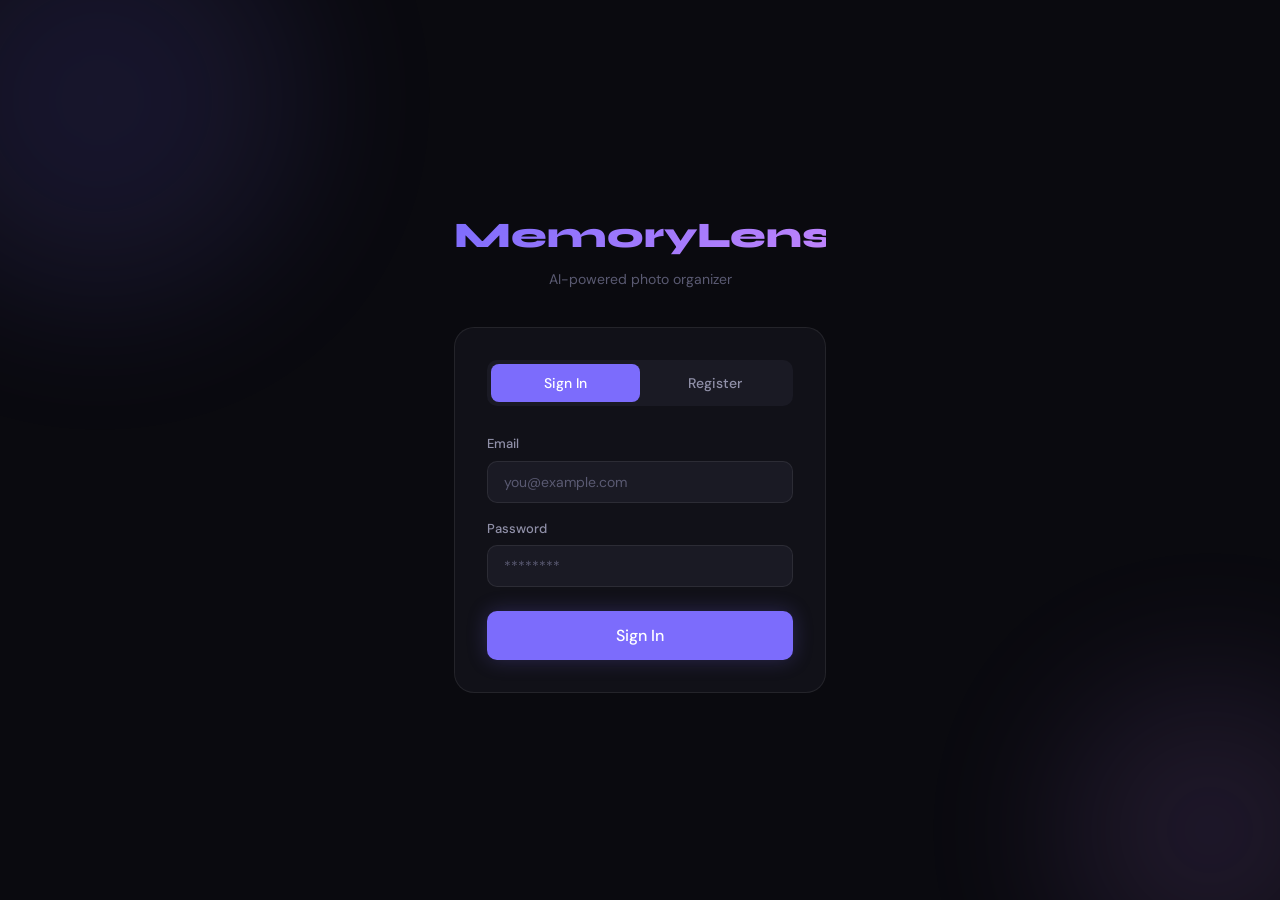
<file: frontend/pages/search.html>
<!DOCTYPE html>
<html lang="en">
<head>
  <meta charset="UTF-8"/>
  <meta name="viewport" content="width=device-width, initial-scale=1.0"/>
  <title>MemoryLens - Search</title>
  <link rel="stylesheet" href="../css/main.css"/>
  <style>
    .search-hero { padding: 48px 0 32px; text-align: center; }
    .search-bar-wrap {
      max-width: 640px; margin: 24px auto 0;
      display: flex; gap: 10px;
    }
    .search-bar-wrap .input { font-size: 16px; padding: 14px 20px; }
    .search-bar-wrap .btn { padding: 14px 24px; flex-shrink: 0; }

    .suggestions {
      display: flex; flex-wrap: wrap; gap: 8px;
      justify-content: center; margin-top: 14px;
    }
    .suggestion {
      padding: 5px 14px; border-radius: 20px;
      border: 1px solid var(--border); color: var(--text2);
      font-size: 13px; cursor: pointer; transition: all 0.15s;
    }
    .suggestion:hover { border-color: var(--accent); color: var(--accent); }

    .results-header {
      display: flex; align-items: center; justify-content: space-between;
      margin-bottom: 16px;
    }
    .results-count { font-size: 14px; color: var(--text2); }

    .photo-grid {
      display: grid; grid-template-columns: repeat(auto-fill, minmax(200px, 1fr));
      gap: 14px;
    }
    .photo-card {
      border-radius: 12px; overflow: hidden;
      background: var(--bg2); border: 1px solid var(--border);
      transition: all 0.2s;
    }
    .photo-card:hover { border-color: var(--border-hover); transform: translateY(-2px); }
    .photo-card img { width: 100%; aspect-ratio: 4/3; object-fit: cover; display: block; }
    .photo-card-info { padding: 10px 12px; }
    .photo-card-scene { font-size: 13px; font-weight: 500; }
    .photo-card-score { font-size: 11px; color: var(--text3); margin-top: 2px; }

    .score-bar {
      height: 3px; border-radius: 2px; margin-top: 6px;
      background: var(--bg3); overflow: hidden;
    }
    .score-fill {
      height: 100%;
      background: linear-gradient(90deg, var(--accent), var(--accent2));
    }
  </style>
</head>
<body>
  <nav class="nav">
    <a class="nav-logo" href="gallery.html">Memory<span>Lens</span></a>
    <div class="nav-links">
      <a class="nav-link" href="gallery.html">Gallery</a>
      <a class="nav-link" href="upload.html">Upload</a>
      <a class="nav-link active" href="search.html">Search</a>
      <a class="nav-link" href="events.html">Events</a>
      <a class="nav-link" href="timeline.html">Timeline</a>
      <a class="nav-link" href="duplicates.html">Duplicates</a>
      <a class="nav-link" href="admin-health.html">Health</a>
    </div>
    <div class="nav-user">
      <span id="nav-username"></span>
      <div class="avatar" id="nav-avatar" onclick="clearToken()">U</div>
    </div>
  </nav>

  <div class="page">
    <div class="container">
      <div class="search-hero">
        <h1 class="page-title">Search with natural language</h1>
        <p class="page-subtitle">Powered by CLIP - describe any photo in plain words</p>

        <div class="search-bar-wrap">
          <input class="input" type="text" id="search-input"
            placeholder='Try "beach photos with people" or "indoor kitchen"'/>
          <button class="btn btn-primary" onclick="doSearch()">Search</button>
        </div>

        <div class="suggestions">
          <span class="suggestion" onclick="quickSearch(this)">beach sunset</span>
          <span class="suggestion" onclick="quickSearch(this)">people outdoor</span>
          <span class="suggestion" onclick="quickSearch(this)">city street</span>
          <span class="suggestion" onclick="quickSearch(this)">indoor kitchen</span>
          <span class="suggestion" onclick="quickSearch(this)">forest nature</span>
          <span class="suggestion" onclick="quickSearch(this)">office work</span>
        </div>
      </div>

      <div id="results-section" style="display:none">
        <div class="divider"></div>
        <div class="results-header">
          <h2 style="font-family:var(--font-head);font-size:18px" id="results-title">Results</h2>
          <span class="results-count" id="results-count"></span>
        </div>
        <div class="photo-grid" id="results-grid"></div>
      </div>

      <div id="empty-msg" style="display:none">
        <div class="empty-state">
          <h3>No results found</h3>
          <p>Try a different search - "beach", "office", "park with trees"</p>
        </div>
      </div>
    </div>
  </div>

  <div class="toast-container"></div>
  <script src="../js/api.js"></script>
  <script src="../js/search.js"></script>
</body>
</html>
</file>
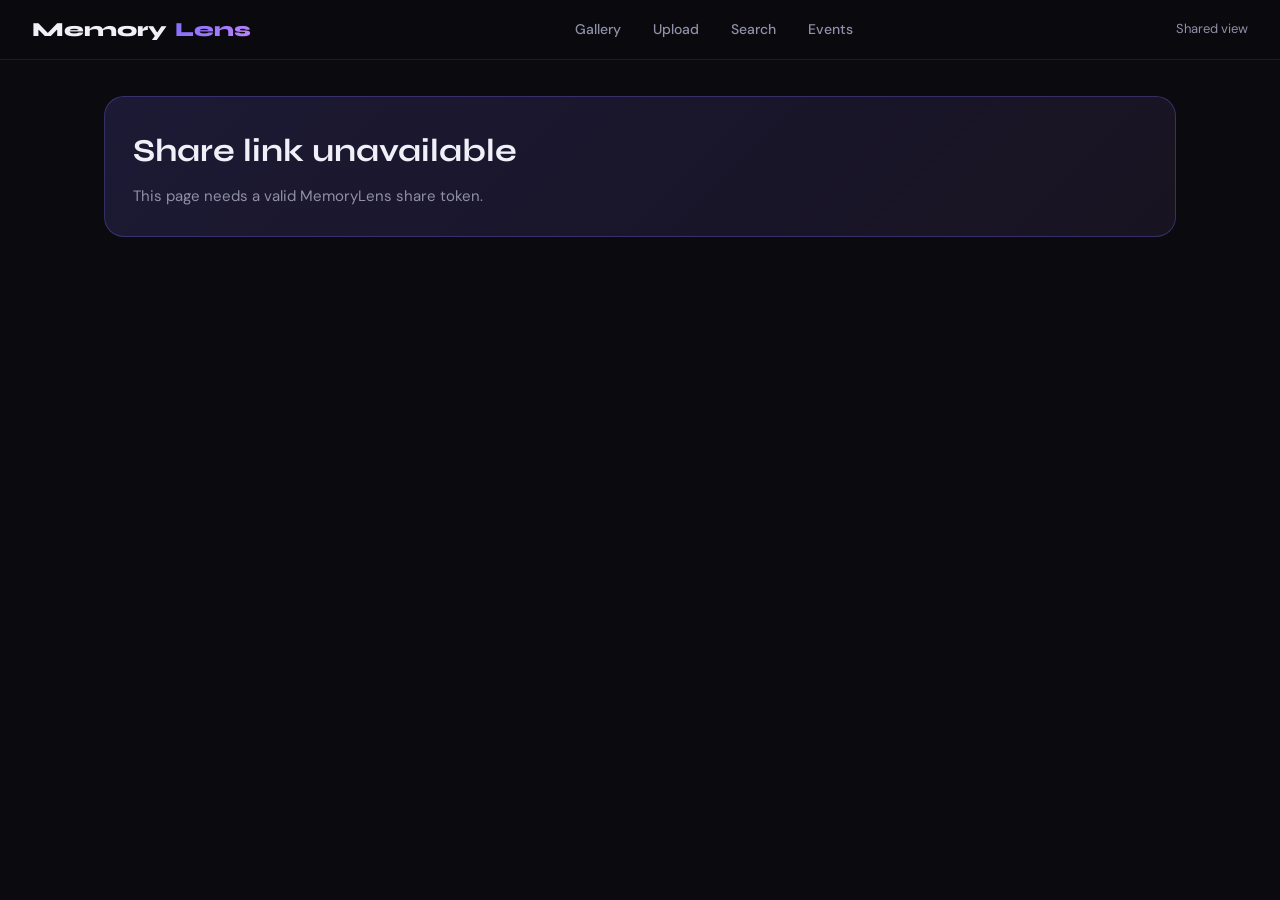
<file: frontend/pages/share.html>
<!DOCTYPE html>
<html lang="en">
<head>
  <meta charset="UTF-8"/>
  <meta name="viewport" content="width=device-width, initial-scale=1.0"/>
  <title>MemoryLens - Shared Album</title>
  <link rel="stylesheet" href="../css/main.css"/>
  <style>
    .share-shell {
      max-width: 1120px;
      margin: 0 auto;
      padding: 96px 24px 40px;
    }

    .share-hero {
      background: linear-gradient(135deg, rgba(124,108,252,0.16), rgba(192,132,252,0.08));
      border: 1px solid rgba(124,108,252,0.3);
      border-radius: 20px;
      padding: 28px;
      margin-bottom: 20px;
    }

    .share-hero h1 {
      font-family: var(--font-head);
      font-size: 32px;
      margin-bottom: 8px;
    }

    .share-hero p {
      color: var(--text2);
      max-width: 720px;
    }

    .share-meta {
      display: flex;
      gap: 12px;
      flex-wrap: wrap;
      margin-top: 14px;
      color: var(--text3);
      font-size: 13px;
    }

    .share-grid {
      display: grid;
      grid-template-columns: repeat(auto-fill, minmax(220px, 1fr));
      gap: 16px;
    }

    .share-card {
      background: var(--bg2);
      border: 1px solid var(--border);
      border-radius: 16px;
      overflow: hidden;
    }

    .share-card img {
      width: 100%;
      aspect-ratio: 4/3;
      object-fit: cover;
      display: block;
    }

    .share-card-body {
      padding: 12px;
    }

    .share-card-title {
      font-size: 13px;
      font-weight: 600;
      margin-bottom: 4px;
    }

    .share-card-meta {
      font-size: 12px;
      color: var(--text3);
    }
  </style>
</head>
<body>
  <nav class="nav">
    <a class="nav-logo" href="gallery.html">Memory<span>Lens</span></a>
    <div class="nav-links">
      <a class="nav-link" href="gallery.html">Gallery</a>
      <a class="nav-link" href="upload.html">Upload</a>
      <a class="nav-link" href="search.html">Search</a>
      <a class="nav-link" href="events.html">Events</a>
    </div>
    <div class="nav-user">
      <span>Shared view</span>
    </div>
  </nav>

  <main class="share-shell">
    <section class="share-hero" id="share-hero">
      <div class="spinner" style="margin-bottom:12px"></div>
      Loading shared photos...
    </section>
    <section class="share-grid" id="share-grid"></section>
  </main>

  <div class="toast-container"></div>
  <script src="../js/api.js"></script>
  <script src="../js/share.js"></script>
</body>
</html>
</file>
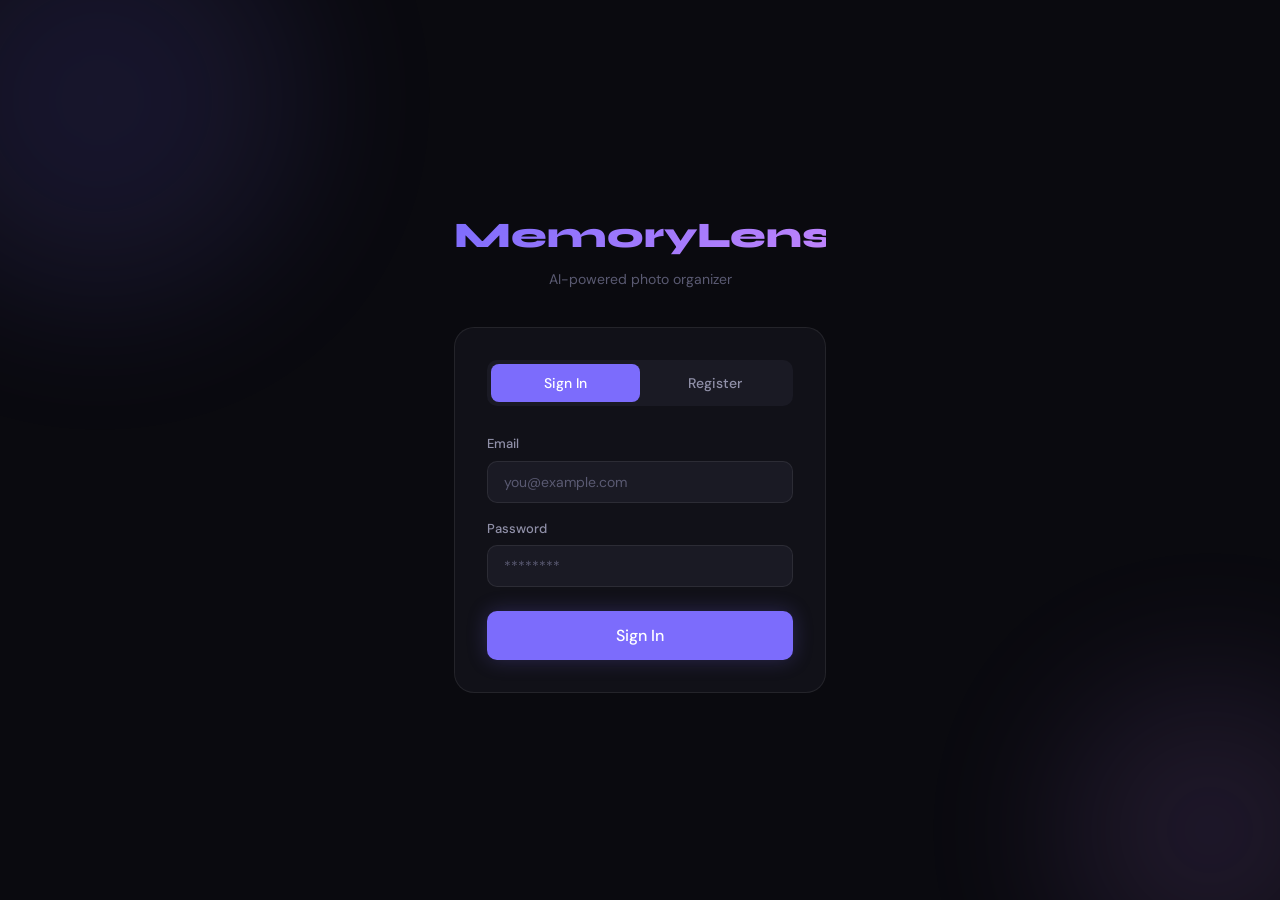
<file: frontend/pages/timeline.html>
<!DOCTYPE html>
<html lang="en">
<head>
  <meta charset="UTF-8"/>
  <meta name="viewport" content="width=device-width, initial-scale=1.0"/>
  <title>MemoryLens - Timeline</title>
  <link rel="stylesheet" href="../css/main.css"/>
  <style>
    .timeline-hero {
      padding: 44px 0 24px;
    }

    .timeline-toolbar {
      background: var(--bg2);
      border: 1px solid var(--border);
      border-radius: 18px;
      padding: 18px;
      display: flex;
      align-items: center;
      justify-content: space-between;
      gap: 16px;
      flex-wrap: wrap;
      margin-bottom: 24px;
    }

    .timeline-toggle {
      display: flex;
      gap: 10px;
      flex-wrap: wrap;
    }

    .timeline-chip {
      border: 1px solid var(--border);
      background: var(--bg3);
      color: var(--text2);
      border-radius: 999px;
      padding: 10px 16px;
      cursor: pointer;
      font-size: 13px;
      font-weight: 600;
    }

    .timeline-chip.active {
      background: rgba(124,108,252,0.16);
      border-color: rgba(124,108,252,0.4);
      color: var(--text);
    }

    .timeline-summary {
      color: var(--text2);
      font-size: 13px;
    }

    .timeline-drilldown {
      display: none;
      align-items: center;
      justify-content: space-between;
      gap: 14px;
      flex-wrap: wrap;
      margin-bottom: 18px;
      padding: 14px 18px;
      border: 1px solid var(--border);
      border-radius: 18px;
      background: var(--bg2);
    }

    .timeline-drilldown.active {
      display: flex;
    }

    .timeline-drilldown-copy {
      color: var(--text2);
      font-size: 13px;
      line-height: 1.5;
    }

    .timeline-drilldown-copy strong {
      color: var(--text);
    }

    .timeline-drilldown-back {
      border: 1px solid var(--border);
      background: var(--bg3);
      color: var(--text);
      border-radius: 999px;
      padding: 10px 14px;
      font-size: 12px;
      font-weight: 600;
      cursor: pointer;
    }

    .timeline-list {
      display: flex;
      flex-direction: column;
      gap: 22px;
      padding-bottom: 40px;
    }

    .timeline-period {
      background: linear-gradient(180deg, rgba(255,255,255,0.02), rgba(255,255,255,0.01));
      border: 1px solid var(--border);
      border-radius: 20px;
      overflow: visible;
    }

    .period-header {
      width: 100%;
      border: 0;
      border-bottom: 1px solid rgba(255,255,255,0.04);
      background: rgba(8,8,12,0.92);
      color: inherit;
      display: flex;
      align-items: center;
      justify-content: space-between;
      gap: 14px;
      padding: 16px 18px;
      text-align: left;
      cursor: pointer;
      position: sticky;
      top: 76px;
      z-index: 4;
      backdrop-filter: blur(10px);
    }

    .period-header:hover {
      background: rgba(14,14,22,0.96);
    }

    .period-label {
      font-size: 22px;
      font-weight: 700;
      line-height: 1.1;
    }

    .period-meta {
      color: var(--text2);
      font-size: 13px;
      margin-top: 6px;
    }

    .period-toggle {
      border: 1px solid var(--border);
      background: var(--bg3);
      color: var(--text2);
      border-radius: 999px;
      padding: 8px 12px;
      font-size: 12px;
      flex-shrink: 0;
    }

    .period-grid {
      display: none;
      grid-template-columns: repeat(auto-fill, minmax(220px, 1fr));
      gap: 16px;
      padding: 18px;
    }

    .timeline-period.open .period-grid {
      display: grid;
    }

    .period-preview {
      padding: 18px;
    }

    .period-preview-grid {
      display: grid;
      grid-template-columns: repeat(auto-fit, minmax(140px, 1fr));
      gap: 12px;
    }

    .period-preview-year .period-preview-grid {
      grid-template-columns: repeat(auto-fill, minmax(86px, 1fr));
      gap: 10px;
    }

    .period-preview-month .period-preview-grid {
      grid-template-columns: repeat(auto-fill, minmax(102px, 1fr));
      gap: 12px;
    }

    .period-preview-card {
      border: 1px solid var(--border);
      background: var(--bg2);
      border-radius: 16px;
      overflow: hidden;
      min-height: 92px;
    }

    .period-preview-card img {
      width: 100%;
      height: 92px;
      object-fit: cover;
      display: block;
      background: var(--bg3);
    }

    .period-preview-more {
      margin-top: 12px;
      display: inline-flex;
      align-items: center;
      gap: 8px;
      padding: 10px 14px;
      border-radius: 999px;
      border: 1px solid rgba(124,108,252,0.35);
      background: rgba(124,108,252,0.12);
      color: var(--text);
      font-size: 12px;
      font-weight: 700;
      cursor: pointer;
    }

    .period-preview-more span {
      color: var(--text2);
      font-weight: 600;
    }

    .period-preview-note {
      color: var(--text2);
      font-size: 12px;
      margin-top: 12px;
    }

    .timeline-card {
      border: 1px solid var(--border);
      background: var(--bg2);
      border-radius: 18px;
      overflow: hidden;
      cursor: pointer;
      transition: transform .18s ease, border-color .18s ease, box-shadow .18s ease;
    }

    .timeline-card:hover {
      transform: translateY(-2px);
      border-color: rgba(124,108,252,0.38);
      box-shadow: 0 20px 40px rgba(0,0,0,0.22);
    }

    .timeline-card img {
      width: 100%;
      height: 190px;
      object-fit: cover;
      background: var(--bg3);
      display: block;
    }

    .timeline-card-body {
      padding: 14px;
    }

    .timeline-card-title {
      font-size: 15px;
      font-weight: 700;
      margin-bottom: 6px;
      white-space: nowrap;
      overflow: hidden;
      text-overflow: ellipsis;
    }

    .timeline-card-meta {
      color: var(--text2);
      font-size: 13px;
      line-height: 1.45;
    }

    .timeline-card-badge {
      display: inline-flex;
      margin-top: 10px;
      padding: 6px 10px;
      border-radius: 999px;
      background: rgba(124,108,252,0.16);
      color: #cfc7ff;
      font-size: 11px;
      font-weight: 700;
      text-transform: uppercase;
      letter-spacing: 0.05em;
    }

    .empty-state {
      background: var(--bg2);
      border: 1px solid var(--border);
      border-radius: 20px;
      padding: 48px 24px;
      text-align: center;
      color: var(--text2);
    }

    .lightbox {
      position: fixed;
      inset: 0;
      background: rgba(3,3,7,0.9);
      display: none;
      align-items: center;
      justify-content: center;
      z-index: 50;
      padding: 24px;
    }

    .lightbox.open {
      display: flex;
    }

    .lightbox-img {
      max-width: min(92vw, 980px);
      max-height: 78vh;
      border-radius: 18px;
      object-fit: contain;
      background: #0c0c12;
    }

    .lightbox-close {
      position: absolute;
      top: 28px;
      right: 28px;
      border: 1px solid rgba(255,255,255,0.12);
      background: rgba(12,12,18,0.84);
      color: #fff;
      border-radius: 999px;
      padding: 10px 14px;
      cursor: pointer;
    }

    .lightbox-info {
      position: absolute;
      left: 50%;
      bottom: 28px;
      transform: translateX(-50%);
      background: rgba(12,12,18,0.88);
      border: 1px solid rgba(255,255,255,0.08);
      border-radius: 16px;
      padding: 14px 16px;
      min-width: min(88vw, 520px);
      text-align: center;
    }

    .lightbox-title {
      font-weight: 700;
      margin-bottom: 4px;
    }

    .lightbox-meta {
      color: var(--text2);
      font-size: 13px;
      line-height: 1.4;
    }

    @media (max-width: 768px) {
      .timeline-hero {
        padding-top: 28px;
      }

      .period-header {
        top: 66px;
        padding: 14px 15px;
      }

      .period-label {
        font-size: 18px;
      }

      .period-grid {
        grid-template-columns: 1fr 1fr;
        padding: 14px;
        gap: 12px;
      }

      .timeline-card img {
        height: 150px;
      }
    }

    @media (max-width: 560px) {
      .timeline-toolbar {
        padding: 16px;
      }

      .timeline-drilldown {
        padding: 14px;
      }

      .period-grid {
        grid-template-columns: 1fr;
      }

      .lightbox-info {
        width: calc(100vw - 28px);
      }
    }
  </style>
</head>
<body>
  <nav class="nav">
    <a class="nav-logo" href="gallery.html">Memory<span>Lens</span></a>
    <div class="nav-links">
      <a class="nav-link" href="gallery.html">Gallery</a>
      <a class="nav-link" href="upload.html">Upload</a>
      <a class="nav-link" href="search.html">Search</a>
      <a class="nav-link" href="events.html">Events</a>
      <a class="nav-link active" href="timeline.html">Timeline</a>
      <a class="nav-link" href="duplicates.html">Duplicates</a>
      <a class="nav-link" href="admin-health.html">Health</a>
    </div>
    <div class="nav-user">
      <span id="nav-username"></span>
      <div class="avatar" id="nav-avatar" onclick="clearToken()">U</div>
    </div>
  </nav>

  <div class="container">
    <section class="timeline-hero">
      <h1 class="page-title">Timeline</h1>
      <p class="page-subtitle">Browse photos by year, month, or day. Open a year to see its months, then open a month to see its days.</p>
    </section>

    <section class="timeline-toolbar">
      <div class="timeline-toggle">
        <button type="button" class="timeline-chip active" data-group="year">Year</button>
        <button type="button" class="timeline-chip" data-group="month">Month</button>
        <button type="button" class="timeline-chip" data-group="day">Day</button>
      </div>
      <div class="timeline-summary" id="timeline-summary">Loading timeline...</div>
    </section>

    <section class="timeline-drilldown" id="timeline-drilldown">
      <div class="timeline-drilldown-copy" id="timeline-drilldown-copy"></div>
      <button type="button" class="timeline-drilldown-back" id="timeline-drilldown-back">Back</button>
    </section>

    <section class="timeline-list" id="timeline-list"></section>
  </div>

  <div class="lightbox" id="timeline-lightbox" onclick="closeLightbox(event)">
    <img class="lightbox-img" id="timeline-lightbox-img" alt=""/>
    <button class="lightbox-close" onclick="closeLightbox(event)">Close</button>
    <div class="lightbox-info">
      <div class="lightbox-title" id="timeline-lightbox-title"></div>
      <div class="lightbox-meta" id="timeline-lightbox-meta"></div>
    </div>
  </div>

  <script src="../js/api.js"></script>
  <script src="../js/timeline.js"></script>
</body>
</html>
</file>
<file: frontend/css/main.css>
@import url('https://fonts.googleapis.com/css2?family=Syne:wght@400;600;700;800&family=DM+Sans:ital,wght@0,300;0,400;0,500;1,300&display=swap');

:root {
  --bg: #0a0a0f;
  --bg2: #111118;
  --bg3: #1a1a24;
  --border: rgba(255,255,255,0.08);
  --border-hover: rgba(255,255,255,0.18);
  --accent: #7c6cfc;
  --accent2: #c084fc;
  --accent-glow: rgba(124,108,252,0.25);
  --text: #f0f0f8;
  --text2: #9090a8;
  --text3: #5a5a72;
  --success: #34d399;
  --warning: #fbbf24;
  --danger: #f87171;
  --card-radius: 16px;
  --btn-radius: 10px;
  --font-head: 'Syne', sans-serif;
  --font-body: 'DM Sans', sans-serif;
}

*, *::before, *::after { box-sizing: border-box; margin: 0; padding: 0; }

html { scroll-behavior: smooth; }

body {
  background: var(--bg);
  color: var(--text);
  font-family: var(--font-body);
  font-size: 15px;
  line-height: 1.6;
  min-height: 100vh;
}

/* ── Scrollbar ── */
::-webkit-scrollbar { width: 6px; }
::-webkit-scrollbar-track { background: var(--bg2); }
::-webkit-scrollbar-thumb { background: var(--bg3); border-radius: 3px; }

/* ── Nav ── */
.nav {
  position: fixed; top: 0; left: 0; right: 0; z-index: 100;
  display: flex; align-items: center; justify-content: space-between;
  padding: 0 32px; height: 60px;
  background: rgba(10,10,15,0.85);
  backdrop-filter: blur(20px);
  border-bottom: 1px solid var(--border);
}

.nav-logo {
  font-family: var(--font-head);
  font-size: 20px; font-weight: 800;
  color: var(--text);
  text-decoration: none;
  display: flex; align-items: center; gap: 8px;
}

.nav-logo span {
  background: linear-gradient(135deg, var(--accent), var(--accent2));
  -webkit-background-clip: text;
  -webkit-text-fill-color: transparent;
}

.nav-links { display: flex; align-items: center; gap: 4px; }

.nav-link {
  padding: 6px 14px; border-radius: 8px;
  color: var(--text2); text-decoration: none;
  font-size: 14px; font-weight: 500;
  transition: all 0.2s;
}
.nav-link:hover, .nav-link.active {
  color: var(--text);
  background: var(--bg3);
}

.nav-user {
  display: flex; align-items: center; gap: 10px;
  font-size: 13px; color: var(--text2);
}

.avatar {
  width: 32px; height: 32px; border-radius: 50%;
  background: linear-gradient(135deg, var(--accent), var(--accent2));
  display: flex; align-items: center; justify-content: center;
  font-size: 13px; font-weight: 700; color: white;
  cursor: pointer;
}

/* ── Page wrapper ── */
.page { padding-top: 80px; min-height: 100vh; }
.container { max-width: 1200px; margin: 0 auto; padding: 0 24px; }

/* ── Buttons ── */
.btn {
  display: inline-flex; align-items: center; gap: 8px;
  padding: 10px 20px; border-radius: var(--btn-radius);
  font-family: var(--font-body); font-size: 14px; font-weight: 500;
  cursor: pointer; border: none; text-decoration: none;
  transition: all 0.2s; white-space: nowrap;
}

.btn-primary {
  background: var(--accent);
  color: white;
  box-shadow: 0 0 20px var(--accent-glow);
}
.btn-primary:hover {
  background: #6c5ce7;
  box-shadow: 0 0 30px var(--accent-glow);
  transform: translateY(-1px);
}

.btn-secondary {
  background: var(--bg3);
  color: var(--text);
  border: 1px solid var(--border);
}
.btn-secondary:hover {
  border-color: var(--border-hover);
  transform: translateY(-1px);
}

.btn-ghost {
  background: transparent;
  color: var(--text2);
  border: 1px solid var(--border);
}
.btn-ghost:hover { color: var(--text); border-color: var(--border-hover); }

.btn-sm { padding: 6px 14px; font-size: 13px; }
.btn-lg { padding: 14px 28px; font-size: 16px; }

/* ── Cards ── */
.card {
  background: var(--bg2);
  border: 1px solid var(--border);
  border-radius: var(--card-radius);
  padding: 24px;
  transition: border-color 0.2s;
}
.card:hover { border-color: var(--border-hover); }

/* ── Form inputs ── */
.input {
  width: 100%;
  background: var(--bg3);
  border: 1px solid var(--border);
  border-radius: 10px;
  padding: 11px 16px;
  color: var(--text);
  font-family: var(--font-body);
  font-size: 14px;
  outline: none;
  transition: border-color 0.2s;
}
.input:focus { border-color: var(--accent); }
.input::placeholder { color: var(--text3); }

.input-group { display: flex; flex-direction: column; gap: 6px; margin-bottom: 16px; }
.input-label { font-size: 13px; font-weight: 500; color: var(--text2); }

/* ── Badge ── */
.badge {
  display: inline-flex; align-items: center;
  padding: 3px 10px; border-radius: 20px;
  font-size: 11px; font-weight: 600;
  text-transform: uppercase; letter-spacing: 0.04em;
}
.badge-purple { background: rgba(124,108,252,0.15); color: var(--accent); border: 1px solid rgba(124,108,252,0.3); }
.badge-green  { background: rgba(52,211,153,0.1);  color: var(--success); border: 1px solid rgba(52,211,153,0.3); }
.badge-yellow { background: rgba(251,191,36,0.1);  color: var(--warning); border: 1px solid rgba(251,191,36,0.3); }

/* ── Page header ── */
.page-header { padding: 32px 0 24px; }
.page-title {
  font-family: var(--font-head);
  font-size: 32px; font-weight: 800;
  margin-bottom: 6px;
}
.page-subtitle { color: var(--text2); font-size: 15px; }

/* ── Toast ── */
.toast-container {
  position: fixed; bottom: 24px; right: 24px;
  display: flex; flex-direction: column; gap: 8px;
  z-index: 9999;
}
.toast {
  background: var(--bg3); border: 1px solid var(--border);
  border-radius: 10px; padding: 12px 18px;
  font-size: 13px; color: var(--text);
  display: flex; align-items: center; gap: 10px;
  animation: slideIn 0.3s ease;
  max-width: 320px;
}
.toast.success { border-color: rgba(52,211,153,0.4); }
.toast.error   { border-color: rgba(248,113,113,0.4); }
@keyframes slideIn { from { opacity:0; transform: translateX(20px); } to { opacity:1; transform: translateX(0); } }

/* ── Loading spinner ── */
.spinner {
  width: 20px; height: 20px;
  border: 2px solid var(--bg3);
  border-top-color: var(--accent);
  border-radius: 50%;
  animation: spin 0.7s linear infinite;
  display: inline-block;
}
@keyframes spin { to { transform: rotate(360deg); } }

/* ── Empty state ── */
.empty-state {
  text-align: center; padding: 80px 24px;
  color: var(--text3);
}
.empty-state h3 { font-family: var(--font-head); font-size: 20px; color: var(--text2); margin-bottom: 8px; }
.empty-state p  { font-size: 14px; margin-bottom: 24px; }

/* ── Divider ── */
.divider {
  height: 1px; background: var(--border);
  margin: 24px 0;
}

/* ── Stats row ── */
.stats-row { display: flex; gap: 16px; margin-bottom: 28px; flex-wrap: wrap; }
.stat-card {
  flex: 1; min-width: 130px;
  background: var(--bg2); border: 1px solid var(--border);
  border-radius: 12px; padding: 16px 20px;
}
.stat-value {
  font-family: var(--font-head); font-size: 28px; font-weight: 800;
  color: var(--text); line-height: 1;
}
.stat-label { font-size: 12px; color: var(--text3); margin-top: 4px; }

/* ── Responsive ── */
@media (max-width: 768px) {
  .nav { padding: 0 16px; }
  .container { padding: 0 16px; }
  .nav-links { display: none; }
  .page-title { font-size: 24px; }
  .stats-row { gap: 10px; }
}
</file>
